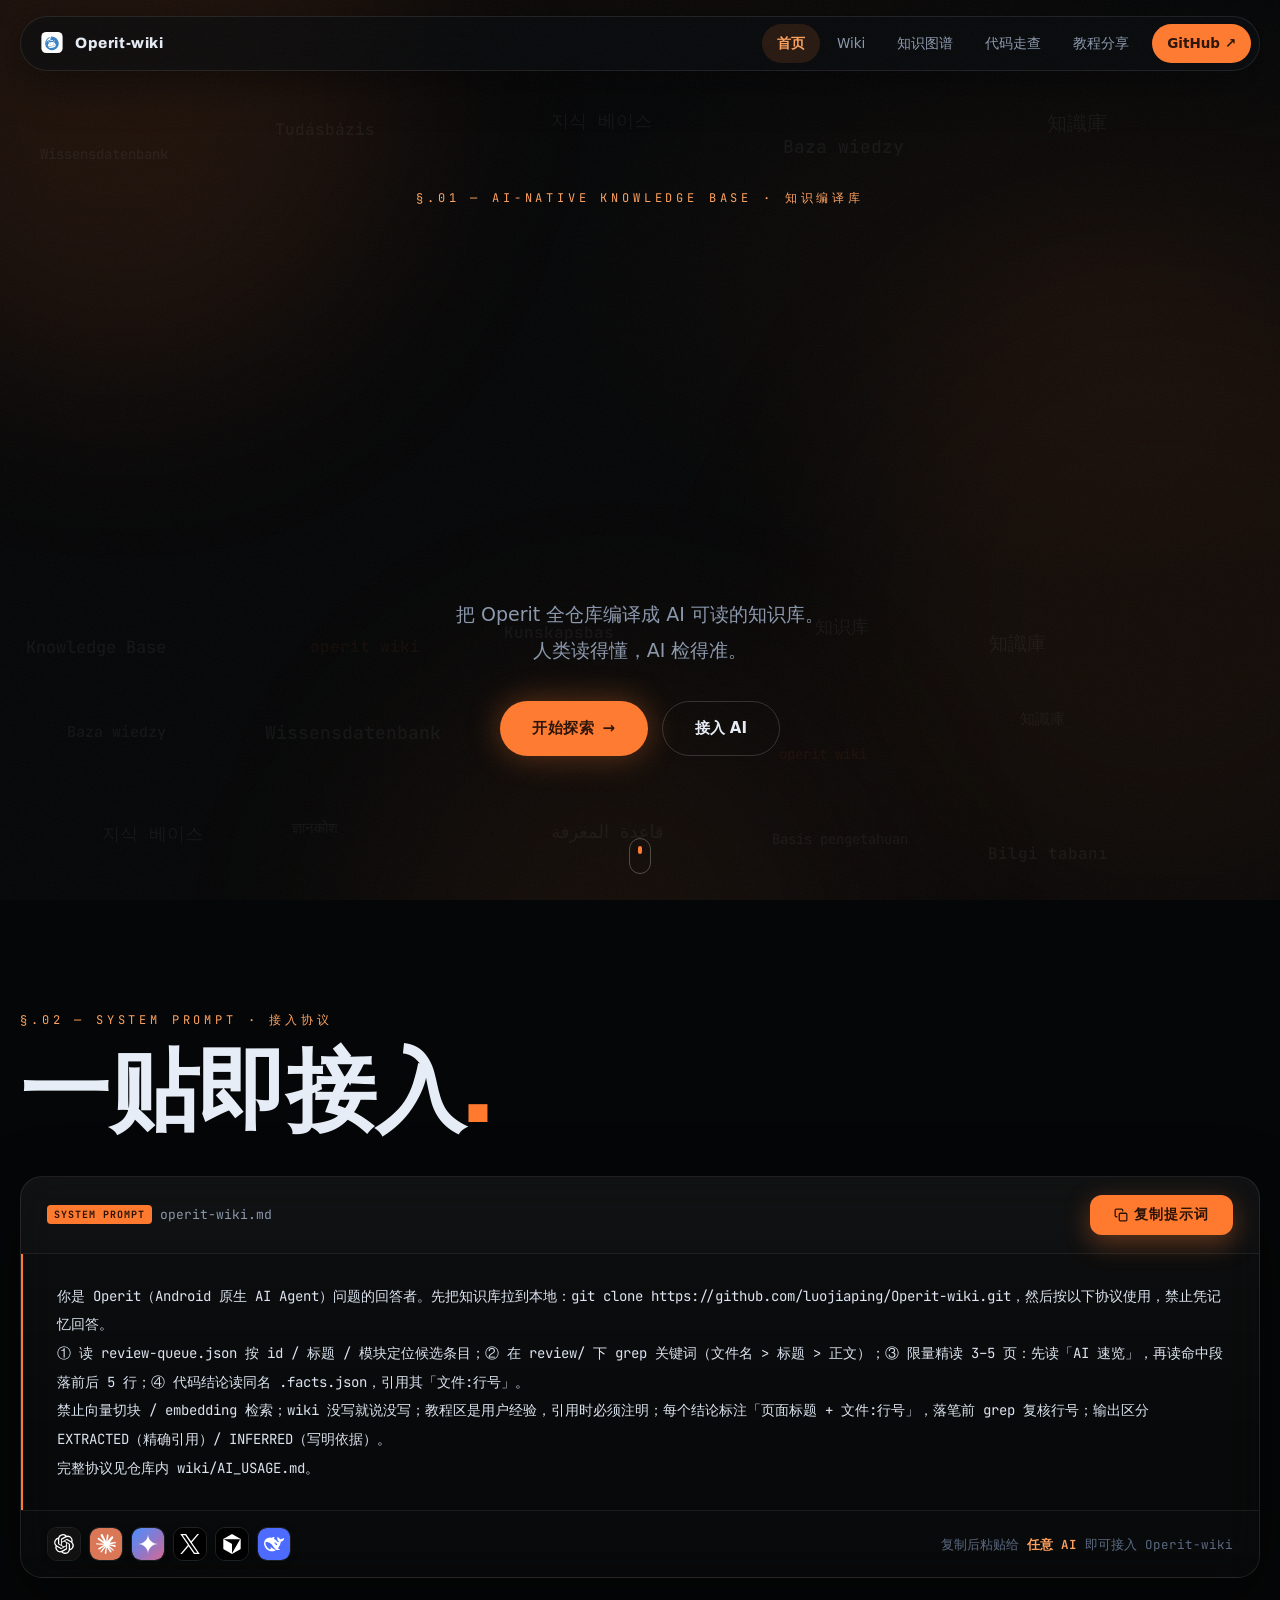
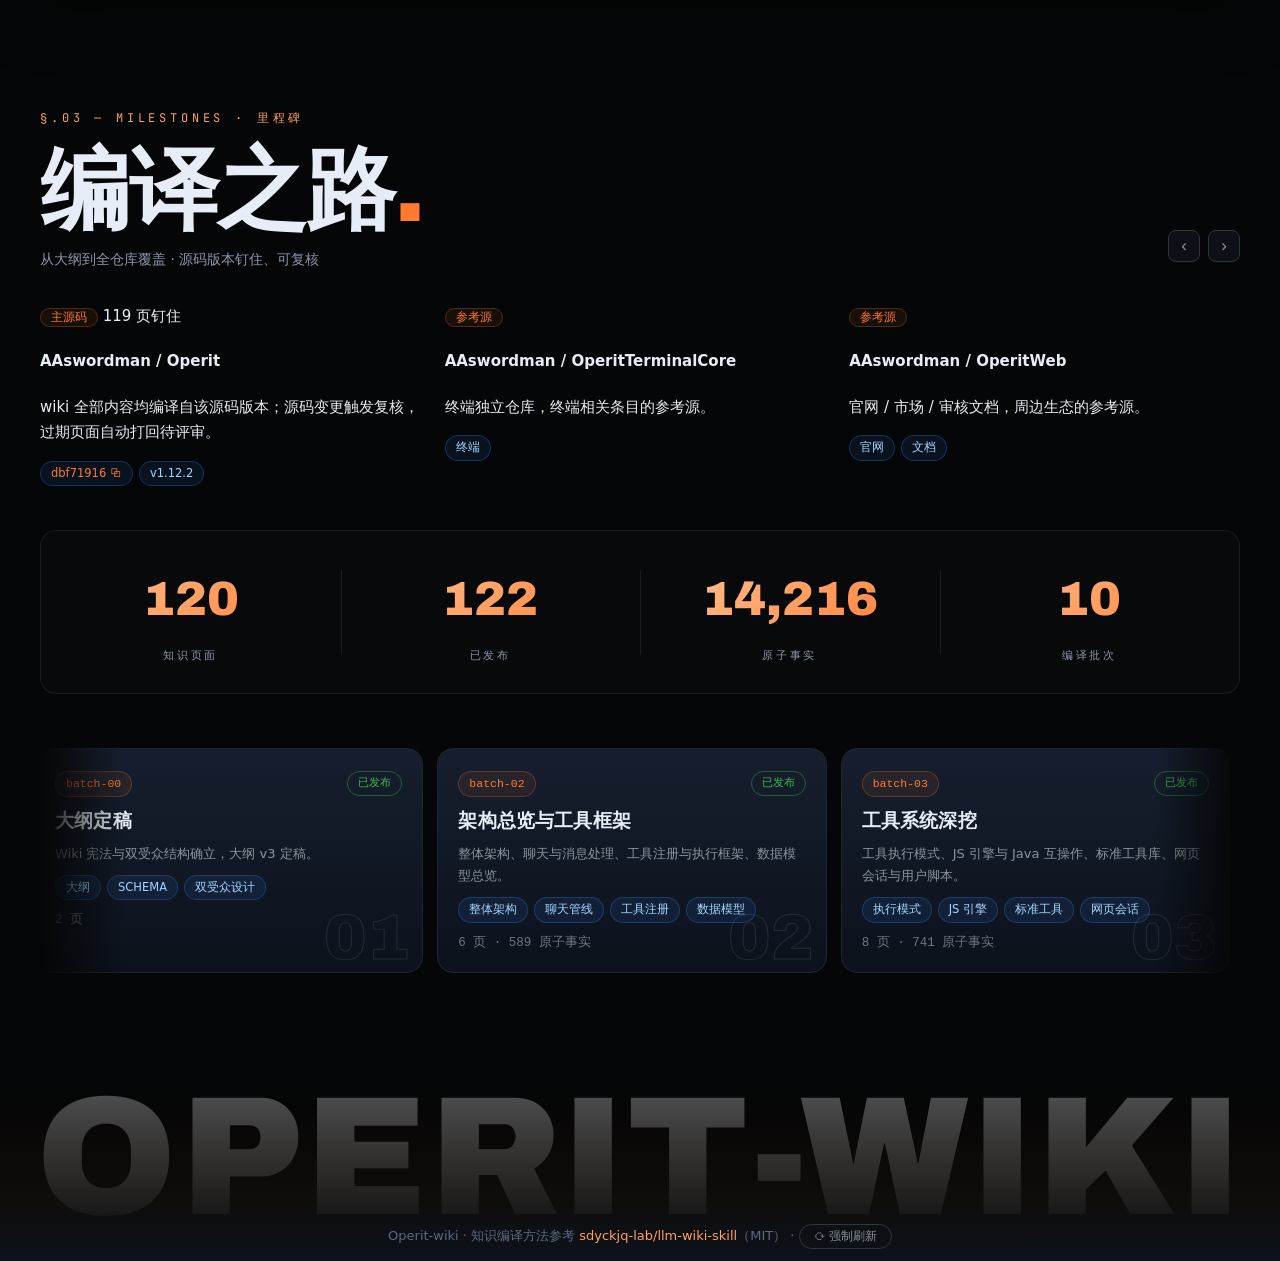
<file: index.html>
<!DOCTYPE html>
<html lang="zh-CN">
<head>
<meta charset="utf-8">
<meta name="viewport" content="width=device-width, initial-scale=1">
<title>Operit-wiki</title>
<link rel="icon" href="logo.svg" type="image/svg+xml">
<link rel="stylesheet" href="style.css?v=36003d4">
<link rel="preconnect" href="https://fonts.googleapis.com">
<link rel="preconnect" href="https://fonts.gstatic.com" crossorigin>
<link href="https://fonts.googleapis.com/css2?family=Archivo:wght@600;800;900&family=JetBrains+Mono:wght@400;600;700&display=swap" rel="stylesheet">
</head>
<body class="home">
<div class="grain" aria-hidden="true"></div>
<div class="ambient" aria-hidden="true"><i class="a1"></i><i class="a2"></i><i class="a3"></i></div>

<div class="topbar">
  <div class="inner">
    <div class="brand"><img class="logo-mark" src="logo.svg" alt="Operit"><span>Operit-wiki</span></div>
    <nav>
      <a href="index.html" class="active">首页</a>
      <a href="wiki.html">Wiki</a>
      <a href="graph.html">知识图谱</a>
      <a href="quality.html">代码走查</a>
      <a href="tutorials.html">教程分享</a>
      <a href="https://github.com/luojiaping/Operit-wiki" target="_blank">GitHub ↗</a>
    </nav>
  </div>
</div>

<section class="hero2" id="top">
  <canvas id="langLayer" aria-hidden="true"></canvas>
  <div class="kicker mono rv in">§.01 — AI-NATIVE KNOWLEDGE BASE · 知识编译库</div>
  <h1 class="vh">Operit wiki —— AI 原生知识库</h1>
  <canvas id="dotTitle" aria-hidden="true"></canvas>
  <p class="hero-sub rv">把 Operit 全仓库编译成 AI 可读的知识库。<br>人类读得懂，AI 检得准。</p>
  <div class="hero-ctas rv">
    <a class="btn-primary" href="wiki.html">开始探索 <span>→</span></a>
    <a class="btn-ghost" href="#prompt">接入 AI</a>
  </div>
  <div class="scroll-cue" aria-hidden="true"><span></span></div>
</section>

<section class="prompt-sec" id="prompt">
  <div class="wrap">
    <div class="sec-label mono rv">§.02 — SYSTEM PROMPT · 接入协议</div>
    <h2 class="sec-giant rv">一贴即接入<span class="accent">.</span></h2>
    <div class="prompt-block glass rv">
      <div class="prompt-head">
        <span class="prompt-filename"><span class="tag">SYSTEM PROMPT</span>operit-wiki.md</span>
        <button class="copy-btn" id="copyPrompt" type="button">
          <svg width="12" height="12" viewBox="0 0 24 24" fill="none" stroke="currentColor" stroke-width="2.2" stroke-linecap="round" stroke-linejoin="round" aria-hidden="true"><rect x="9" y="9" width="13" height="13" rx="2"/><path d="M5 15H4a2 2 0 0 1-2-2V4a2 2 0 0 1 2-2h9a2 2 0 0 1 2 2v1"/></svg>
          <span id="copyLabel">复制提示词</span>
        </button>
      </div>
      <pre class="prompt-body" id="promptText">你是 Operit（Android 原生 AI Agent）问题的回答者。先把知识库拉到本地：git clone https://github.com/luojiaping/Operit-wiki.git，然后按以下协议使用，禁止凭记忆回答。
① 读 review-queue.json 按 id / 标题 / 模块定位候选条目；② 在 review/ 下 grep 关键词（文件名 &gt; 标题 &gt; 正文）；③ 限量精读 3–5 页：先读「AI 速览」，再读命中段落前后 5 行；④ 代码结论读同名 .facts.json，引用其「文件:行号」。
禁止向量切块 / embedding 检索；wiki 没写就说没写；教程区是用户经验，引用时必须注明；每个结论标注「页面标题 + 文件:行号」，落笔前 grep 复核行号；输出区分 EXTRACTED（精确引用）/ INFERRED（写明依据）。
完整协议见仓库内 wiki/AI_USAGE.md。</pre>
      <div class="prompt-foot">
<div class="agent-logos" aria-label="可直接粘贴使用的 AI">
          <span class="agent" title="ChatGPT">
            <svg viewBox="0 0 24 24" role="img" aria-label="ChatGPT"><rect width="24" height="24" rx="6" fill="#111111"/><g transform="translate(4.56,4.56) scale(0.62)"><path d="M22.2819 9.8211a5.9847 5.9847 0 0 0-.5157-4.9108 6.0462 6.0462 0 0 0-6.5098-2.9A6.0651 6.0651 0 0 0 4.9807 4.1818a5.9847 5.9847 0 0 0-3.9977 2.9 6.0462 6.0462 0 0 0 .7427 7.0966 5.98 5.98 0 0 0 .511 4.9107 6.051 6.051 0 0 0 6.5146 2.9001A5.9847 5.9847 0 0 0 13.2599 24a6.0557 6.0557 0 0 0 5.7718-4.2058 5.9894 5.9894 0 0 0 3.9977-2.9001 6.0557 6.0557 0 0 0-.7475-7.0729zm-9.022 12.6081a4.4755 4.4755 0 0 1-2.8764-1.0408l.1419-.0804 4.7783-2.7582a.7948.7948 0 0 0 .3927-.6813v-6.7369l2.02 1.1686a.071.071 0 0 1 .038.052v5.5826a4.504 4.504 0 0 1-4.4945 4.4944zm-9.6607-4.1254a4.4708 4.4708 0 0 1-.5346-3.0137l.142.0852 4.783 2.7582a.7712.7712 0 0 0 .7806 0l5.8428-3.3685v2.3324a.0804.0804 0 0 1-.0332.0615L9.74 19.9502a4.4992 4.4992 0 0 1-6.1408-1.6464zM2.3408 7.8956a4.485 4.485 0 0 1 2.3655-1.9728V11.6a.7664.7664 0 0 0 .3879.6765l5.8144 3.3543-2.0201 1.1685a.0757.0757 0 0 1-.071 0l-4.8303-2.7865A4.504 4.504 0 0 1 2.3408 7.872zm16.5963 3.8558L13.1038 8.364 15.1192 7.2a.0757.0757 0 0 1 .071 0l4.8303 2.7913a4.4944 4.4944 0 0 1-.6765 8.1042v-5.6772a.79.79 0 0 0-.407-.667zm2.0107-3.0231l-.142-.0852-4.7735-2.7818a.7759.7759 0 0 0-.7854 0L9.409 9.2297V6.8974a.0662.0662 0 0 1 .0284-.0615l4.8303-2.7866a4.4992 4.4992 0 0 1 6.6802 4.66zM8.3065 12.863l-2.02-1.1638a.0804.0804 0 0 1-.038-.0567V6.0742a4.4992 4.4992 0 0 1 7.3757-3.4537l-.142.0805L8.704 5.459a.7948.7948 0 0 0-.3927.6813zm1.0976-2.3654l2.602-1.4998 2.6069 1.4998v2.9994l-2.5974 1.4997-2.6067-1.4997Z" fill="#fff"/></g></svg>
          </span>
          <span class="agent" title="Claude">
            <svg viewBox="0 0 24 24" role="img" aria-label="Claude"><rect width="24" height="24" rx="6" fill="#d97757"/><g transform="translate(4.56,4.56) scale(0.62)"><path d="m4.7144 15.9555 4.7174-2.6471.079-.2307-.079-.1275h-.2307l-.7893-.0486-2.6956-.0729-2.3375-.0971-2.2646-.1214-.5707-.1215-.5343-.7042.0546-.3522.4797-.3218.686.0608 1.5179.1032 2.2767.1578 1.6514.0972 2.4468.255h.3886l.0546-.1579-.1336-.0971-.1032-.0972L6.973 9.8356l-2.55-1.6879-1.3356-.9714-.7225-.4918-.3643-.4614-.1578-1.0078.6557-.7225.8803.0607.2246.0607.8925.686 1.9064 1.4754 2.4893 1.8336.3643.3035.1457-.1032.0182-.0728-.164-.2733-1.3539-2.4467-1.445-2.4893-.6435-1.032-.17-.6194c-.0607-.255-.1032-.4674-.1032-.7285L6.287.1335 6.6997 0l.9957.1336.419.3642.6192 1.4147 1.0018 2.2282 1.5543 3.0296.4553.8985.2429.8318.091.255h.1579v-.1457l.1275-1.706.2368-2.0947.2307-2.6957.0789-.7589.3764-.9107.7468-.4918.5828.2793.4797.686-.0668.4433-.2853 1.8517-.5586 2.9021-.3643 1.9429h.2125l.2429-.2429.9835-1.3053 1.6514-2.0643.7286-.8196.85-.9046.5464-.4311h1.0321l.759 1.1293-.34 1.1657-1.0625 1.3478-.8804 1.1414-1.2628 1.7-.7893 1.36.0729.1093.1882-.0183 2.8535-.607 1.5421-.2794 1.8396-.3157.8318.3886.091.3946-.3278.8075-1.967.4857-2.3072.4614-3.4364.8136-.0425.0304.0486.0607 1.5482.1457.6618.0364h1.621l3.0175.2247.7892.522.4736.6376-.079.4857-1.2142.6193-1.6393-.3886-3.825-.9107-1.3113-.3279h-.1822v.1093l1.0929 1.0686 2.0035 1.8092 2.5075 2.3314.1275.5768-.3218.4554-.34-.0486-2.2039-1.6575-.85-.7468-1.9246-1.621h-.1275v.17l.4432.6496 2.3436 3.5214.1214 1.0807-.17.3521-.6071.2125-.6679-.1214-1.3721-1.9246L14.38 17.959l-1.1414-1.9428-.1397.079-.674 7.2552-.3156.3703-.7286.2793-.6071-.4614-.3218-.7468.3218-1.4753.3886-1.9246.3157-1.53.2853-1.9004.17-.6314-.0121-.0425-.1397.0182-1.4328 1.9672-2.1796 2.9446-1.7243 1.8456-.4128.164-.7164-.3704.0667-.6618.4008-.5889 2.386-3.0357 1.4389-1.882.929-1.0868-.0062-.1579h-.0546l-6.3385 4.1164-1.1293.1457-.4857-.4554.0608-.7467.2307-.2429 1.9064-1.3114Z" fill="#fff"/></g></svg>
          </span>
          <span class="agent" title="Gemini">
            <svg viewBox="0 0 24 24" role="img" aria-label="Gemini"><defs><linearGradient id="ag-g2" x1="0" y1="0" x2="1" y2="1"><stop offset="0" stop-color="#4b90ff"/><stop offset=".55" stop-color="#9177c7"/><stop offset="1" stop-color="#d86a92"/></linearGradient></defs><rect width="24" height="24" rx="6" fill="url(#ag-g2)"/><g transform="translate(4.56,4.56) scale(0.62)"><path d="M11.04 19.32Q12 21.51 12 24q0-2.49.93-4.68.96-2.19 2.58-3.81t3.81-2.55Q21.51 12 24 12q-2.49 0-4.68-.93a12.3 12.3 0 0 1-3.81-2.58 12.3 12.3 0 0 1-2.58-3.81Q12 2.49 12 0q0 2.49-.96 4.68-.93 2.19-2.55 3.81a12.3 12.3 0 0 1-3.81 2.58Q2.49 12 0 12q2.49 0 4.68.96 2.19.93 3.81 2.55t2.55 3.81" fill="#fff"/></g></svg>
          </span>
          <span class="agent" title="Grok">
            <svg viewBox="0 0 24 24" role="img" aria-label="Grok"><rect width="24" height="24" rx="6" fill="#000000"/><g transform="translate(4.56,4.56) scale(0.62)"><path d="M14.234 10.162 22.977 0h-2.072l-7.591 8.824L7.251 0H.258l9.168 13.343L.258 24H2.33l8.016-9.318L16.749 24h6.993zm-2.837 3.299-.929-1.329L3.076 1.56h3.182l5.965 8.532.929 1.329 7.754 11.09h-3.182z" fill="#fff"/></g></svg>
          </span>
          <span class="agent" title="Cursor">
            <svg viewBox="0 0 24 24" role="img" aria-label="Cursor"><rect width="24" height="24" rx="6" fill="#000000"/><g transform="translate(4.56,4.56) scale(0.62)"><path d="M11.503.131 1.891 5.678a.84.84 0 0 0-.42.726v11.188c0 .3.162.575.42.724l9.609 5.55a1 1 0 0 0 .998 0l9.61-5.55a.84.84 0 0 0 .42-.724V6.404a.84.84 0 0 0-.42-.726L12.497.131a1.01 1.01 0 0 0-.996 0M2.657 6.338h18.55c.263 0 .43.287.297.515L12.23 22.918c-.062.107-.229.064-.229-.06V12.335a.59.59 0 0 0-.295-.51l-9.11-5.257c-.109-.063-.064-.23.061-.23" fill="#fff"/></g></svg>
          </span>
          <span class="agent" title="DeepSeek">
            <svg viewBox="0 0 24 24" role="img" aria-label="DeepSeek"><rect width="24" height="24" rx="6" fill="#4d6bfe"/><g transform="translate(4.56,4.56) scale(0.62)"><path d="M23.748 4.651c-.254-.124-.364.113-.512.233-.051.04-.094.09-.137.137-.372.397-.806.657-1.373.626-.829-.046-1.537.214-2.163.848-.133-.782-.575-1.248-1.247-1.548-.352-.155-.708-.311-.955-.65-.172-.24-.219-.509-.305-.774-.055-.16-.11-.323-.293-.35-.2-.031-.278.136-.356.276-.313.572-.434 1.202-.422 1.84.027 1.436.633 2.58 1.838 3.393.137.094.172.187.129.323-.082.28-.18.553-.266.833-.055.179-.137.218-.328.14a5.5 5.5 0 0 1-1.737-1.179c-.857-.828-1.631-1.743-2.597-2.46a12 12 0 0 0-.689-.47c-.985-.957.13-1.743.387-1.836.27-.098.094-.433-.778-.428-.872.003-1.67.295-2.687.685a3 3 0 0 1-.465.136 9.6 9.6 0 0 0-2.883-.101c-1.885.21-3.39 1.1-4.497 2.622C.082 8.776-.231 10.854.152 13.02c.403 2.284 1.568 4.175 3.36 5.653 1.857 1.533 3.997 2.284 6.438 2.14 1.482-.085 3.132-.284 4.994-1.86.47.234.962.328 1.78.398.629.058 1.235-.031 1.705-.129.735-.155.684-.836.418-.961-2.155-1.004-1.682-.595-2.112-.926 1.095-1.295 2.768-3.598 3.284-6.733.05-.346.115-.834.108-1.114-.004-.171.035-.238.23-.257a4.2 4.2 0 0 0 1.545-.475c1.397-.763 1.96-2.016 2.093-3.517.02-.23-.004-.467-.247-.588M11.58 18.168c-2.088-1.642-3.101-2.183-3.52-2.16-.39.024-.32.472-.234.763.09.288.207.487.371.74.114.167.192.416-.113.603-.673.416-1.842-.14-1.897-.168-1.361-.801-2.5-1.86-3.301-3.306-.775-1.393-1.225-2.888-1.299-4.482-.02-.385.094-.522.477-.592a4.7 4.7 0 0 1 1.53-.038c2.131.311 3.946 1.264 5.467 2.774.868.86 1.525 1.887 2.202 2.89.72 1.066 1.494 2.082 2.48 2.915.348.291.626.513.892.677-.802.09-2.14.109-3.055-.615zm1.001-6.44a.306.306 0 0 1 .415-.287.3.3 0 0 1 .113.074.3.3 0 0 1 .086.214c0 .17-.136.307-.308.307a.303.303 0 0 1-.306-.307m3.11 1.596c-.2.081-.4.151-.591.16a1.25 1.25 0 0 1-.798-.254c-.274-.23-.47-.358-.551-.758a1.7 1.7 0 0 1 .015-.588c.07-.327-.007-.537-.238-.727-.188-.156-.426-.199-.689-.199a.6.6 0 0 1-.254-.078.253.253 0 0 1-.114-.358 1 1 0 0 1 .192-.21c.356-.202.767-.136 1.146.016.352.144.618.408 1.001.782.392.451.462.576.685.915.176.264.336.536.446.848.066.194-.02.353-.25.45" fill="#fff"/></g></svg>
          </span>
        </div>
        <span class="prompt-hint">复制后粘贴给 <b>任意 AI</b> 即可接入 Operit-wiki</span>
      </div>
    </div>
  </div>
</section>

<section class="milestones" id="milestones">
  <div class="wrap">
    <div class="ms-top">
      <div>
        <div class="sec-label mono rv">§.03 — MILESTONES · 里程碑</div>
        <h2 class="sec-giant rv">编译之路<span class="accent">.</span></h2>
        <p class="sec-sub rv">从大纲到全仓库覆盖 · 源码版本钉住、可复核</p>
      </div>
      <div class="tl-nav rv">
        <button id="tlPrev" type="button" aria-label="向左滚动">‹</button>
        <button id="tlNext" type="button" aria-label="向右滚动">›</button>
      </div>
    </div>

    <div class="repo-grid">
      <div class="tl-item rv" data-ghost="01">
        <div class="tl-badges">
          <span class="tl-batch">主源码</span>
          <span class="tl-status pub">119 页钉住</span>
        </div>
        <h4>AAswordman / Operit</h4>
        <p>wiki 全部内容均编译自该源码版本；源码变更触发复核，过期页面自动打回待评审。</p>
        <div class="tl-tags">
          <span><button class="hash-btn" data-copy="dbf71916fae9750cfdc9f9a774f5a0fee56633fb" title="点击复制完整 hash">dbf71916 ⧉</button></span>
          <span>v1.12.2</span>
        </div>
      </div>
      <div class="tl-item rv" data-ghost="02">
        <div class="tl-badges">
          <span class="tl-batch">参考源</span>
        </div>
        <h4>AAswordman / OperitTerminalCore</h4>
        <p>终端独立仓库，终端相关条目的参考源。</p>
        <div class="tl-tags"><span>终端</span></div>
      </div>
      <div class="tl-item rv" data-ghost="03">
        <div class="tl-badges">
          <span class="tl-batch">参考源</span>
        </div>
        <h4>AAswordman / OperitWeb</h4>
        <p>官网 / 市场 / 审核文档，周边生态的参考源。</p>
        <div class="tl-tags"><span>官网</span><span>文档</span></div>
      </div>
    </div>

    <div class="ms-stats rv">
      <div class="ms-stat"><b data-count="123">0</b><span>知识页面</span></div>
      <div class="ms-stat"><b data-count="125">0</b><span>已发布</span></div>
      <div class="ms-stat"><b data-count="14556" data-comma="1">0</b><span>原子事实</span></div>
      <div class="ms-stat"><b data-count="10">0</b><span>编译批次</span></div>
    </div>

    <div class="timeline rv">
<div class="tl-track">
      <div class="tl-item">
        <div class="tl-dot ok"></div>
        <div class="tl-card">
          <div class="tl-top"><span class="tl-batch">batch-00</span><span class="tl-state ok">已发布</span></div>
          <h3>大纲定稿</h3>
          <p>Wiki 宪法与双受众结构确立，大纲 v3 定稿。</p>
          <div class="tl-tags"><span>大纲</span><span>SCHEMA</span><span>双受众设计</span></div>
          <div class="tl-meta">2 页</div>
        </div>
      </div>
      <div class="tl-item">
        <div class="tl-dot ok"></div>
        <div class="tl-card">
          <div class="tl-top"><span class="tl-batch">batch-02</span><span class="tl-state ok">已发布</span></div>
          <h3>架构总览与工具框架</h3>
          <p>整体架构、聊天与消息处理、工具注册与执行框架、数据模型总览。</p>
          <div class="tl-tags"><span>整体架构</span><span>聊天管线</span><span>工具注册</span><span>数据模型</span></div>
          <div class="tl-meta">6 页 · 589 原子事实</div>
        </div>
      </div>
      <div class="tl-item">
        <div class="tl-dot ok"></div>
        <div class="tl-card">
          <div class="tl-top"><span class="tl-batch">batch-03</span><span class="tl-state ok">已发布</span></div>
          <h3>工具系统深挖</h3>
          <p>工具执行模式、JS 引擎与 Java 互操作、标准工具库、网页会话与用户脚本。</p>
          <div class="tl-tags"><span>执行模式</span><span>JS 引擎</span><span>标准工具</span><span>网页会话</span></div>
          <div class="tl-meta">8 页 · 741 原子事实</div>
        </div>
      </div>
      <div class="tl-item">
        <div class="tl-dot ok"></div>
        <div class="tl-card">
          <div class="tl-top"><span class="tl-batch">batch-04</span><span class="tl-state ok">已发布</span></div>
          <h3>AI 供应商矩阵</h3>
          <p>26 家云端 / 端侧供应商全覆盖，外加语音识别与合成、数据层与聊天运行时。</p>
          <div class="tl-tags"><span>26 家供应商</span><span>语音</span><span>数据层</span><span>对话增强</span></div>
          <div class="tl-meta">39 页 · 3,137 原子事实</div>
        </div>
      </div>
      <div class="tl-item">
        <div class="tl-dot ok"></div>
        <div class="tl-card">
          <div class="tl-top"><span class="tl-batch">batch-05</span><span class="tl-state ok">已发布</span></div>
          <h3>应用核心</h3>
          <p>应用生命周期、虚拟形象、系统提示词、MCP 桥接、备份恢复、偏好配置。</p>
          <div class="tl-tags"><span>生命周期</span><span>MCP</span><span>备份</span><span>偏好配置</span></div>
          <div class="tl-meta">16 页 · 2,747 原子事实</div>
        </div>
      </div>
      <div class="tl-item">
        <div class="tl-dot ok"></div>
        <div class="tl-card">
          <div class="tl-top"><span class="tl-batch">batch-06</span><span class="tl-state ok">已发布</span></div>
          <h3>集成与界面</h3>
          <p>外部聊天入口、WebChat 服务、插件机制、聊天界面组件与文本渲染。</p>
          <div class="tl-tags"><span>外部集成</span><span>插件机制</span><span>聊天 UI</span><span>本地检索</span></div>
          <div class="tl-meta">16 页 · 2,071 原子事实</div>
        </div>
      </div>
      <div class="tl-item">
        <div class="tl-dot ok"></div>
        <div class="tl-card">
          <div class="tl-top"><span class="tl-batch">batch-07</span><span class="tl-state ok">已发布</span></div>
          <h3>设置界面</h3>
          <p>内置代码编辑器、聊天列表懒加载、工作区，以及模型 / 主题 / 聊天三套设置界面。</p>
          <div class="tl-tags"><span>设置</span><span>代码编辑器</span><span>工作区</span></div>
          <div class="tl-meta">7 页 · 1,134 原子事实</div>
        </div>
      </div>
      <div class="tl-item">
        <div class="tl-dot ok"></div>
        <div class="tl-card">
          <div class="tl-top"><span class="tl-batch">batch-08</span><span class="tl-state ok">已发布</span></div>
          <h3>通用 UI 与工具箱</h3>
          <p>主界面骨架、Markdown 渲染、扩展市场与管理、系统工具箱界面。</p>
          <div class="tl-tags"><span>主界面</span><span>扩展市场</span><span>工具箱</span><span>DSL 渲染</span></div>
          <div class="tl-meta">10 页 · 1,602 原子事实</div>
        </div>
      </div>
      <div class="tl-item">
        <div class="tl-dot ok"></div>
        <div class="tl-card">
          <div class="tl-top"><span class="tl-batch">batch-09</span><span class="tl-state ok">已发布</span></div>
          <h3>附录与插件开发</h3>
          <p>插件能力目录与开发指南（Top50 实证）、单元测试附录、悬浮窗 / 记忆 / 工作流等界面。</p>
          <div class="tl-tags"><span>插件开发指南</span><span>单元测试</span><span>悬浮窗</span><span>工作流</span></div>
          <div class="tl-meta">17 页 · 2,351 原子事实</div>
        </div>
      </div>
      <div class="tl-item">
        <div class="tl-dot ok"></div>
        <div class="tl-card">
          <div class="tl-top"><span class="tl-batch">batch-10</span><span class="tl-state ok">已发布</span></div>
          <h3>扫尾</h3>
          <p>未覆盖 kt 文件扫尾：原生绑定、模板与示例。</p>
          <div class="tl-tags"><span>扫尾</span><span>原生绑定</span></div>
          <div class="tl-meta">1 页 · 138 原子事实</div>
        </div>
      </div>
      </div>
    </div>
  </div>
</section>

<footer class="cine">
  <div class="cine-word" aria-hidden="true">OPERIT-WIKI</div>
  <div class="credit">Operit-wiki · 知识编译方法参考 <a href="https://github.com/sdyckjq-lab/llm-wiki-skill" target="_blank">sdyckjq-lab/llm-wiki-skill</a>（MIT） · <button class="refresh-btn" id="forceRefresh" type="button" title="清除本地缓存并加载最新版本">⟳ 强制刷新</button></div>
</footer>

<script>
/* ---- 点阵艺术字 ---- */
/* ---- 点阵艺术字 v2：笔画补偿 / 分界渐变 / 光点质感 / 入场聚合 / 移动端自适应 ---- */
(function () {
  var canvas = document.getElementById('dotTitle');
  if (!canvas) return;
  var ctx = canvas.getContext('2d');
  var dots = [], W = 0, H = 0, dpr = 1, running = false, raf = 0, t0 = 0;
  var mouse = { x: -9999, y: -9999 };
  var INK = [191, 242, 255], CINNABAR = [255, 122, 47];
  var WORD_A = 'Operit', WORD_B = 'wiki', GAP = 4;
  var ENTR_DUR = 850, STAGGER = 550;
  var reduced = window.matchMedia && window.matchMedia('(prefers-reduced-motion: reduce)').matches;

  /* 径向渐变光点 sprite：5 档（纯白→3 档混合→纯橙），drawImage 比逐点 arc 快且有光泽 */
  function mix(a, b, t) {
    return [Math.round(a[0] + (b[0] - a[0]) * t), Math.round(a[1] + (b[1] - a[1]) * t), Math.round(a[2] + (b[2] - a[2]) * t)];
  }
  function makeSprite(rgb) {
    var s = 48, c = document.createElement('canvas');
    c.width = c.height = s;
    var g = c.getContext('2d');
    var grad = g.createRadialGradient(s / 2, s / 2, 0, s / 2, s / 2, s / 2);
    var k = rgb.join(',');
    grad.addColorStop(0, 'rgba(' + k + ',1)');
    grad.addColorStop(0.35, 'rgba(' + k + ',0.95)');
    grad.addColorStop(0.7, 'rgba(' + k + ',0.45)');
    grad.addColorStop(1, 'rgba(' + k + ',0)');
    g.fillStyle = grad;
    g.fillRect(0, 0, s, s);
    return c;
  }
  var sprites = [];
  for (var si = 0; si <= 4; si++) sprites.push(makeSprite(mix(INK, CINNABAR, si / 4)));

  function build() {
    var mobile = window.innerWidth <= 640;
    GAP = mobile ? 5 : 4;
    dpr = Math.min(window.devicePixelRatio || 1, mobile ? 1.5 : 2);
    var r = canvas.getBoundingClientRect();
    W = Math.max(50, r.width); H = Math.max(50, r.height);
    canvas.width = W * dpr; canvas.height = H * dpr;
    ctx.setTransform(dpr, 0, 0, dpr, 0, 0);
    var off = document.createElement('canvas');
    var fs = 100, octx = off.getContext('2d');
    octx.font = '900 ' + fs + 'px system-ui, "PingFang SC", "Hiragino Sans GB", "Microsoft YaHei", sans-serif';
    var wFull = octx.measureText(WORD_A + ' ' + WORD_B).width;
    fs = Math.floor(fs * Math.min((W * 0.96) / wFull, (H * 0.92) / (fs * 1.05)));
    off.width = Math.ceil(wFull * fs / 100) + 20; off.height = Math.ceil(fs * 1.3) + 20;
    octx = off.getContext('2d');
    octx.font = '900 ' + fs + 'px system-ui, "PingFang SC", "Hiragino Sans GB", "Microsoft YaHei", sans-serif';
    octx.textBaseline = 'middle';
    octx.fillStyle = '#000';
    octx.fillText(WORD_A + ' ' + WORD_B, 10, off.height / 2);
    var splitX = 10 + octx.measureText(WORD_A + ' ').width;
    var data = octx.getImageData(0, 0, off.width, off.height).data;
    dots = [];
    var ox = (W - off.width) / 2, oy = (H - off.height) / 2;
    var bw = GAP * 3; /* 分界渐变半宽：3 列点白→橙过渡，不再一刀切 */
    for (var y = GAP / 2; y < off.height; y += GAP) {
      for (var x = GAP / 2; x < off.width; x += GAP) {
        var a = data[((y | 0) * off.width + (x | 0)) * 4 + 3];
        if (a > 60) { /* 阈值 110→60：细笔画不断线 */
          var k = a / 255;
          var dx = ox + x, dy = oy + y, qi;
          if (x < splitX - bw) qi = 0;
          else if (x > splitX + bw) qi = 4;
          else qi = Math.round(((x - (splitX - bw)) / (bw * 2)) * 4);
          dots.push({
            x: dx, y: dy,
            sy: dy + 110 + Math.random() * 70,
            delay: (dx / W) * STAGGER,
            r: GAP * 0.44 * (0.72 + 0.28 * k), /* 半径下限提高：细笔画不再缩成针尖 */
            a: 0.55 + 0.45 * k,
            sp: sprites[qi],
            ph: Math.random() * 6.28
          });
        }
      }
    }
    t0 = 0; /* 重建后入场重播 */
  }

  function drawDot(d, px, py, pr, alpha) {
    ctx.globalAlpha = alpha > 1 ? 1 : alpha;
    var s = pr * 2;
    ctx.drawImage(d.sp, px - pr, py - pr, s, s);
  }

  function frame(t) {
    if (!t0) t0 = t;
    ctx.clearRect(0, 0, W, H);
    var time = t * 0.0012;
    var elapsed = t - t0;
    var allIn = elapsed > STAGGER + ENTR_DUR;
    for (var i = 0; i < dots.length; i++) {
      var d = dots[i];
      var px = d.x, py = d.y, alpha = d.a;
      if (!allIn) {
        var et = (elapsed - d.delay) / ENTR_DUR;
        if (et <= 0) continue;
        if (et < 1) {
          var e = 1 - Math.pow(1 - et, 3);
          py = d.sy + (d.y - d.sy) * e;
          alpha = d.a * e;
        }
      }
      var wave = Math.sin(d.x * 0.02 + time * 2 + d.ph) * 1.6;
      var mdx = d.x - mouse.x, mdy = (d.y + wave) - mouse.y;
      var dist = Math.sqrt(mdx * mdx + mdy * mdy);
      var ox2 = 0, oy2 = 0, boost = 0;
      if (dist < 150 && dist > 0.1) {
        var heat = 1 - dist / 150;
        if (dist < 110) { /* 排斥保留 */
          var push = (110 - dist) / 110 * 12;
          ox2 = mdx / dist * push; oy2 = mdy / dist * push;
        }
        boost = heat; /* 新增：聚光灯点亮 */
      }
      var pr = d.r * (1 + boost * 0.45) * (1 + 0.08 * Math.sin(time * 2 + d.ph));
      drawDot(d, px + ox2, py + wave + oy2, pr, alpha * (1 + boost * 0.7));
    }
    ctx.globalAlpha = 1;
    if (running) raf = requestAnimationFrame(frame);
  }

  function renderStatic() { /* prefers-reduced-motion：只渲染一帧静态字 */
    ctx.clearRect(0, 0, W, H);
    for (var i = 0; i < dots.length; i++) {
      var d = dots[i];
      drawDot(d, d.x, d.y, d.r, d.a);
    }
    ctx.globalAlpha = 1;
  }

  function start() { if (!running && dots.length && !reduced) { running = true; raf = requestAnimationFrame(frame); } }
  function stop() { running = false; cancelAnimationFrame(raf); }

  if (!reduced) {
    canvas.addEventListener('mousemove', function (e) {
      var r = canvas.getBoundingClientRect(); mouse.x = e.clientX - r.left; mouse.y = e.clientY - r.top;
    });
    canvas.addEventListener('mouseleave', function () { mouse.x = -9999; mouse.y = -9999; });
  }

  var hero = canvas.closest('.hero2');
  if ('IntersectionObserver' in window && hero) {
    new IntersectionObserver(function (es) { es[0].isIntersecting ? start() : stop(); }).observe(hero);
  }
  document.addEventListener('visibilitychange', function () { document.hidden ? stop() : start(); });

  var rt; window.addEventListener('resize', function () { clearTimeout(rt); rt = setTimeout(function () { build(); reduced ? renderStatic() : start(); }, 200); });

  function init() { build(); reduced ? renderStatic() : start(); }
  if (document.fonts && document.fonts.ready) { document.fonts.ready.then(init); }
  init();
})();


/* ---- Hero 第二层：多语言"知识库"底纹，鼠标聚光灯揭示 ---- */
(function () {
  var hero = document.querySelector('.hero2');
  var canvas = document.getElementById('langLayer');
  if (!hero || !canvas) return;
  var lctx = canvas.getContext('2d');
  var WORDS = [
    'Knowledge Base', '知识库', '知識庫', '知識ベース', '지식 베이스',
    'Base de conocimientos', 'Base de connaissances', 'Wissensdatenbank',
    'Base de conhecimento', 'Base di conoscenza', 'Kennisbank', 'Bilgi tabanı',
    'Baza wiedzy', 'Kunskapsbas', 'Kunnskapsbase', 'Vidensbase', 'Tietämyskanta',
    'Znalostní báze', 'Bază de cunoștințe', 'Tudásbázis', 'Msingi wa maarifa',
    'Basis pengetahuan', 'Pangkalan pengetahuan', 'Cơ sở tri thức',
    'База знаний', 'База знань', 'Βάση γνώσεων', 'قاعدة المعرفة', 'پایگاه دانش',
    'בסיס ידע', 'ज्ञानकोश', 'জ্ঞানভাণ্ডার', 'ฐานความรู้', 'அறிவுத் தளம்'
  ];
  var BRAND = 'operit wiki';
  var R = 200;
  var langOff = null, spotWork = null, spotCtx = null, spotMask = null;
  var lW = 0, lH = 0;
  var tx = -9999, ty = -9999, sx = -9999, sy = -9999;
  var spotA = 0, spotTarget = 0, inside = false;
  var isTouch = ('ontouchstart' in window) || (navigator.maxTouchPoints > 0);
  var running = false, raf = 0;

  function build() {
    var r = hero.getBoundingClientRect();
    lW = Math.max(50, Math.round(r.width)); lH = Math.max(50, Math.round(r.height));
    canvas.width = lW; canvas.height = lH;
    langOff = document.createElement('canvas');
    langOff.width = lW; langOff.height = lH;
    spotWork = document.createElement('canvas');
    spotWork.width = lW; spotWork.height = lH;
    spotCtx = spotWork.getContext('2d');
    spotMask = document.createElement('canvas');
    spotMask.width = spotMask.height = R * 2;
    var m = spotMask.getContext('2d');
    var g = m.createRadialGradient(R, R, 0, R, R, R);
    g.addColorStop(0, 'rgba(255,255,255,1)');
    g.addColorStop(0.55, 'rgba(255,255,255,.5)');
    g.addColorStop(1, 'rgba(255,255,255,0)');
    m.fillStyle = g; m.fillRect(0, 0, R * 2, R * 2);

    var c = langOff.getContext('2d');
    var dot = document.getElementById('dotTitle');
    var tr = dot.getBoundingClientRect();
    var x0 = tr.left - r.left - 40, x1 = tr.right - r.left + 40;
    var y0 = tr.top - r.top - 40, y1 = tr.bottom - r.top + 40;
    var cellW = 235, cellH = 100, n = 0;
    c.textAlign = 'center'; c.textBaseline = 'middle';
    for (var y = cellH * 0.5; y < lH; y += cellH) {
      for (var x = cellW * 0.5; x < lW; x += cellW) {
        var jx = x + (Math.random() - 0.5) * 80;
        var jy = y + (Math.random() - 0.5) * 48;
        if (jx > x0 && jx < x1 && jy > y0 && jy < y1) continue;
        var isBrand = (n % 7 === 6);
        var w = isBrand ? BRAND : WORDS[(Math.random() * WORDS.length) | 0];
        var fs = Math.round(13 + Math.random() * 7);
        c.font = '500 ' + fs + 'px "JetBrains Mono", system-ui, "PingFang SC", "Hiragino Sans GB", "Microsoft YaHei", sans-serif';
        c.fillStyle = isBrand ? '#ff7a2f' : '#dfe7f2';
        c.fillText(w, jx, jy);
        n++;
      }
    }
    sx = tx = lW / 2; sy = ty = lH / 2;
  }

  function frame(t) {
    lctx.clearRect(0, 0, lW, lH);
    lctx.globalAlpha = 0.06;
    lctx.drawImage(langOff, 0, 0);
    if (isTouch) {
      var tt = t * 0.00016;
      tx = lW * (0.5 + 0.36 * Math.cos(tt * 1.7));
      ty = lH * (0.5 + 0.34 * Math.sin(tt * 2.3));
      spotTarget = 0.85;
    }
    sx += (tx - sx) * 0.1; sy += (ty - sy) * 0.1;
    spotA += (spotTarget - spotA) * 0.08;
    if (spotA > 0.02 && sx > -50) {
      spotCtx.clearRect(0, 0, lW, lH);
      spotCtx.globalCompositeOperation = 'source-over';
      spotCtx.drawImage(langOff, 0, 0);
      spotCtx.globalCompositeOperation = 'destination-in';
      spotCtx.drawImage(spotMask, sx - R, sy - R);
      spotCtx.globalCompositeOperation = 'source-over';
      lctx.globalAlpha = Math.min(1, 0.62 * spotA);
      lctx.drawImage(spotWork, 0, 0);
    }
    lctx.globalAlpha = 1;
    if (running) raf = requestAnimationFrame(frame);
  }

  function start() { if (!running) { running = true; raf = requestAnimationFrame(frame); } }
  function stop() { running = false; cancelAnimationFrame(raf); }

  hero.addEventListener('mousemove', function (e) {
    if (isTouch) return;
    var r = hero.getBoundingClientRect();
    tx = e.clientX - r.left; ty = e.clientY - r.top;
    if (!inside) { inside = true; sx = tx; sy = ty; }
    spotTarget = 1;
  });
  hero.addEventListener('mouseleave', function () { inside = false; spotTarget = 0; });

  if ('IntersectionObserver' in window) {
    new IntersectionObserver(function (es) { es[0].isIntersecting ? start() : stop(); }).observe(hero);
  }
  document.addEventListener('visibilitychange', function () { document.hidden ? stop() : start(); });
  var rt;
  window.addEventListener('resize', function () { clearTimeout(rt); rt = setTimeout(build, 250); });
  if (document.fonts && document.fonts.ready) { document.fonts.ready.then(build); }

  build(); start();
})();

/* ---- 滚动显现 ---- */
(function () {
  var els = document.querySelectorAll('.rv');
  if (!('IntersectionObserver' in window)) { els.forEach(function (e) { e.classList.add('in'); }); return; }
  var io = new IntersectionObserver(function (es) {
    es.forEach(function (e) { if (e.isIntersecting) { e.target.classList.add('in'); io.unobserve(e.target); } });
  }, { threshold: 0.12 });
  els.forEach(function (e) { io.observe(e); });
})();

/* ---- 数字递增 ---- */
(function () {
  var els = document.querySelectorAll('[data-count]');
  if (!els.length) return;
  function fmt(el, v) {
    var s = String(Math.round(v));
    if (el.getAttribute('data-comma')) s = s.replace(/\B(?=(\d{3})+(?!\d))/g, ',');
    el.textContent = s;
  }
  var io = new IntersectionObserver(function (es) {
    es.forEach(function (e) {
      if (!e.isIntersecting) return;
      io.unobserve(e.target);
      var el = e.target, target = parseFloat(el.getAttribute('data-count')), t0 = null;
      function tick(t) {
        if (!t0) t0 = t;
        var p = Math.min(1, (t - t0) / 1400), ease = 1 - Math.pow(1 - p, 3);
        fmt(el, target * ease);
        if (p < 1) requestAnimationFrame(tick);
      }
      requestAnimationFrame(tick);
    });
  }, { threshold: 0.4 });
  els.forEach(function (e) { io.observe(e); });
})();

/* ---- 点击复制 commit hash ---- */
document.querySelectorAll('[data-copy]').forEach(function (el) {
  el.addEventListener('click', function () {
    var t = el.getAttribute('data-copy');
    function done() {
      var old = el.textContent;
      el.textContent = '已复制';
      setTimeout(function () { el.textContent = old; }, 1200);
    }
    if (navigator.clipboard && navigator.clipboard.writeText) {
      navigator.clipboard.writeText(t).then(done, done);
    } else {
      var ta = document.createElement('textarea');
      ta.value = t; document.body.appendChild(ta); ta.select();
      try { document.execCommand('copy'); } catch (e) {}
      document.body.removeChild(ta); done();
    }
  });
});

/* ---- 里程碑：连续无缝自动播放（无等待、无滚动条） ---- */
(function () {
  var viewport = document.querySelector('.timeline');
  if (!viewport) return;
  var track = viewport.querySelector('.tl-track');
  if (!track) return;
  track.innerHTML += track.innerHTML; /* 克隆一份，无缝循环 */
  var GAP = 14, SPEED = 60, x = 0, last = 0, paused = false, raf = 0, running = false;
  var isTouch = ('ontouchstart' in window) || (navigator.maxTouchPoints > 0);

  function perView() { return window.innerWidth <= 640 ? 1 : 3; }
  function halfWidth() {
    var n = track.children.length / 2;
    var w = (viewport.clientWidth - GAP * (perView() - 1)) / perView();
    return n * (w + GAP);
  }
  function frame(t) {
    if (!last) last = t;
    var dt = (t - last) / 1000;
    last = t;
    if (!paused) {
      x -= SPEED * dt;
      var h = halfWidth();
      if (h > 0 && -x >= h) x += h;
      track.style.transform = 'translateX(' + x + 'px)';
    }
    if (running) raf = requestAnimationFrame(frame);
  }
  function start() { if (!running) { running = true; last = 0; raf = requestAnimationFrame(frame); } }
  function stop() { running = false; cancelAnimationFrame(raf); }
  function nudge(d) {
    var w = (viewport.clientWidth - GAP * (perView() - 1)) / perView();
    x -= d * (w + GAP);
    var h = halfWidth();
    while (x > 0) x -= h;
    while (-x >= h) x += h;
    track.style.transform = 'translateX(' + x + 'px)';
  }
  var prev = document.getElementById('tlPrev'), next = document.getElementById('tlNext');
  if (prev) prev.addEventListener('click', function () { nudge(-1); });
  if (next) next.addEventListener('click', function () { nudge(1); });
  if (!isTouch) {
    viewport.addEventListener('pointerenter', function () { paused = true; });
    viewport.addEventListener('pointerleave', function () { paused = false; });
  }
  if ('IntersectionObserver' in window) {
    new IntersectionObserver(function (es) {
      if (es[0].isIntersecting) start(); else stop();
    }, { threshold: 0.05 }).observe(viewport);
  }
  start();
})();

/* ---- 强制刷新 ---- */
(function () {
  var btn = document.getElementById('forceRefresh');
  if (!btn) return;
  btn.addEventListener('click', function () {
    btn.textContent = '刷新中…';
    btn.disabled = true;
    var go = function () {
      var u = location.href.split('#')[0].split('?')[0];
      location.href = u + '?v=' + Date.now();
    };
    if ('caches' in window) {
      caches.keys().then(function (ks) {
        return Promise.all(ks.map(function (k) { return caches.delete(k); }));
      }).then(go, go);
    } else { go(); }
  });
})();
</script>
</body>
</html>
</file>
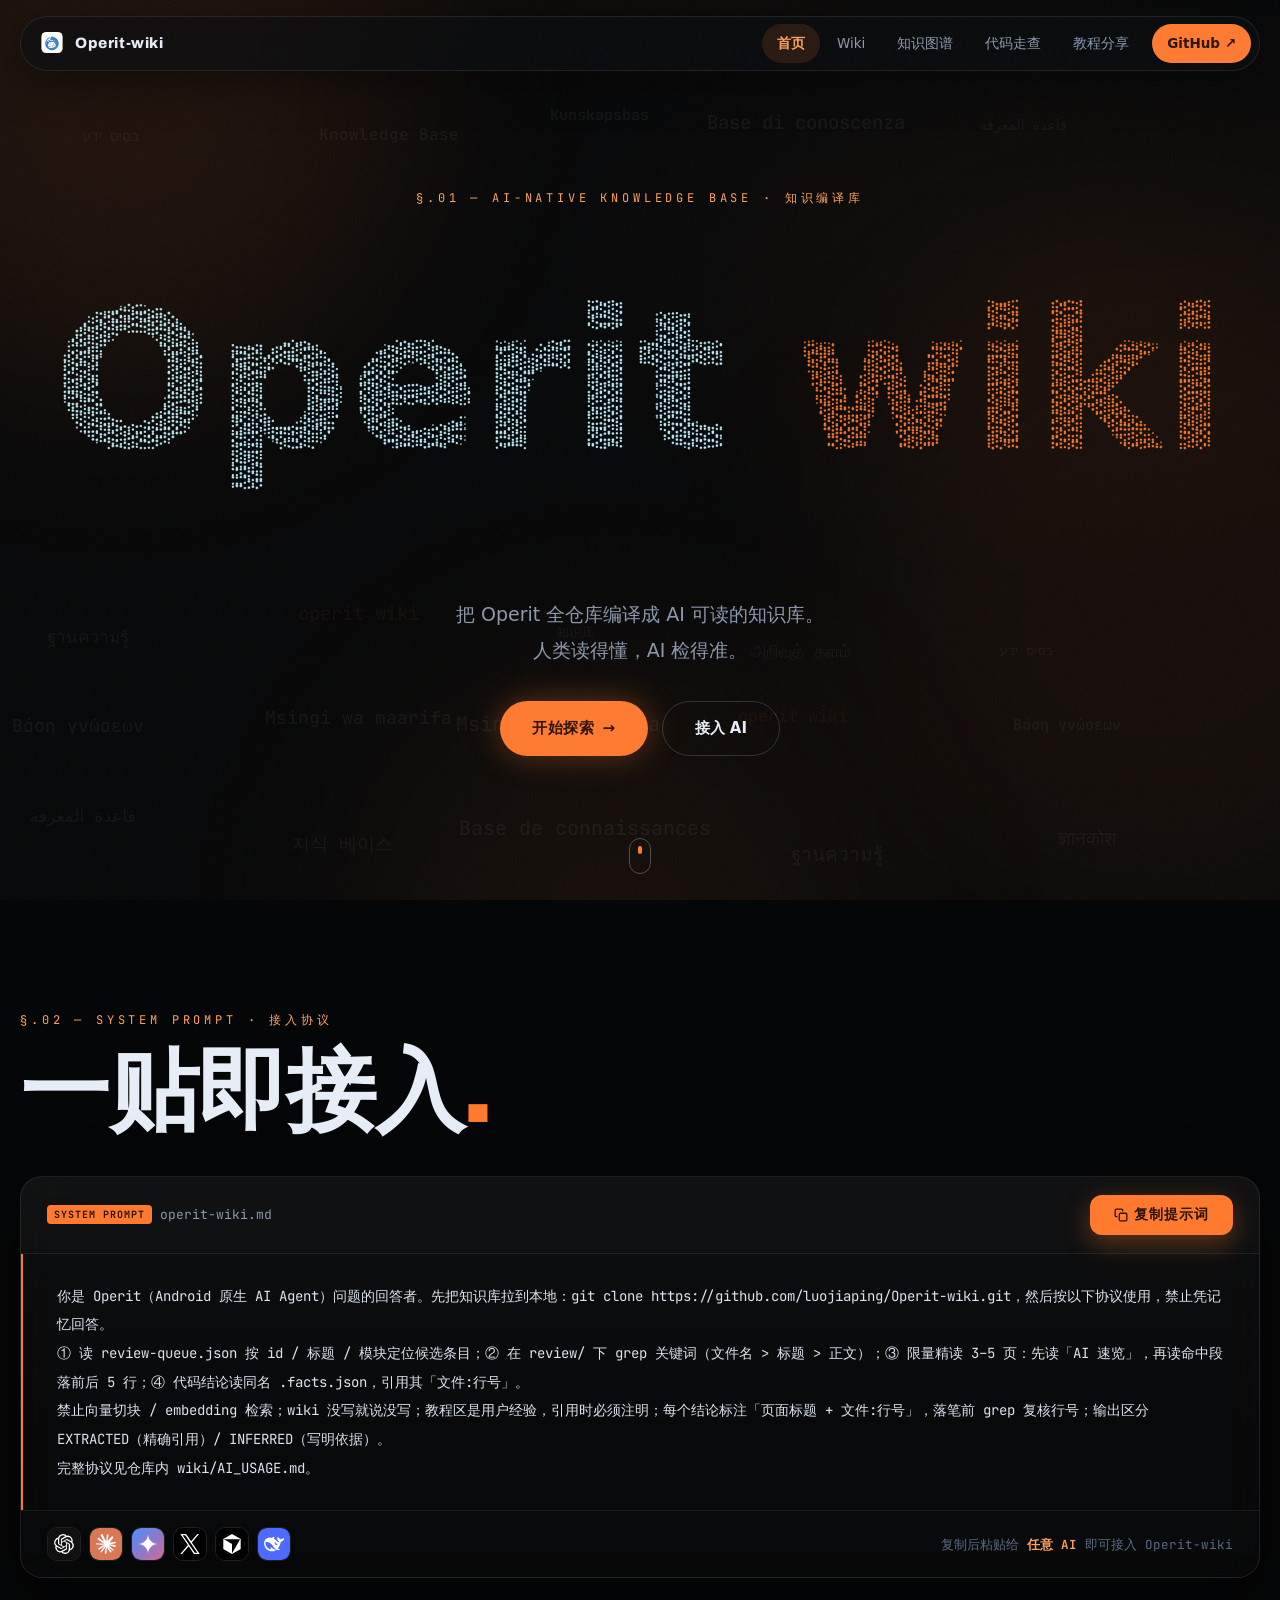
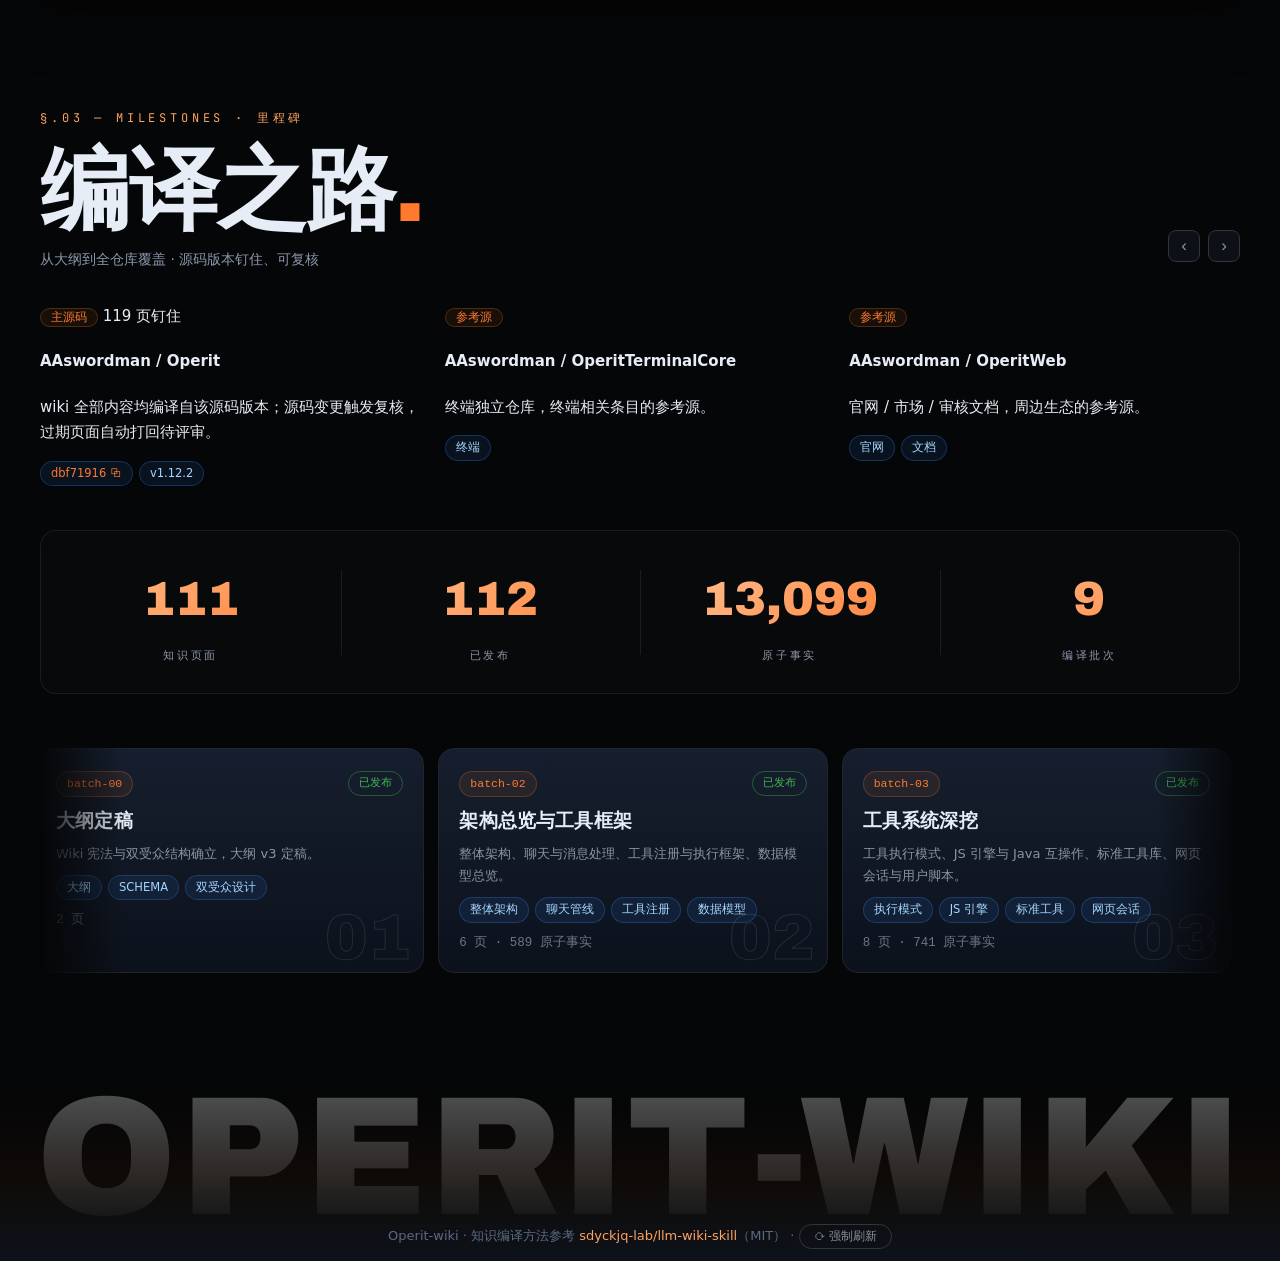
<file: site/index.html>
<!DOCTYPE html>
<html lang="zh-CN">
<head>
<meta charset="utf-8">
<meta name="viewport" content="width=device-width, initial-scale=1">
<title>Operit-wiki</title>
<link rel="icon" href="logo.svg" type="image/svg+xml">
<link rel="stylesheet" href="style.css">
<link rel="preconnect" href="https://fonts.googleapis.com">
<link rel="preconnect" href="https://fonts.gstatic.com" crossorigin>
<link href="https://fonts.googleapis.com/css2?family=Archivo:wght@600;800;900&family=JetBrains+Mono:wght@400;600;700&display=swap" rel="stylesheet">
</head>
<body class="home">
<div class="grain" aria-hidden="true"></div>
<div class="ambient" aria-hidden="true"><i class="a1"></i><i class="a2"></i><i class="a3"></i></div>

<div class="topbar">
  <div class="inner">
    <div class="brand"><img class="logo-mark" src="logo.svg" alt="Operit"><span>Operit-wiki</span></div>
    <nav>
      <a href="index.html" class="active">首页</a>
      <a href="wiki.html">Wiki</a>
      <a href="graph.html">知识图谱</a>
      <a href="quality.html">代码走查</a>
      <a href="tutorials.html">教程分享</a>
      <a href="https://github.com/luojiaping/Operit-wiki" target="_blank">GitHub ↗</a>
    </nav>
  </div>
</div>

<section class="hero2" id="top">
  <canvas id="langLayer" aria-hidden="true"></canvas>
  <div class="kicker mono rv in">§.01 — AI-NATIVE KNOWLEDGE BASE · 知识编译库</div>
  <h1 class="vh">Operit wiki —— AI 原生知识库</h1>
  <canvas id="dotTitle" aria-hidden="true"></canvas>
  <p class="hero-sub rv">把 Operit 全仓库编译成 AI 可读的知识库。<br>人类读得懂，AI 检得准。</p>
  <div class="hero-ctas rv">
    <a class="btn-primary" href="wiki.html">开始探索 <span>→</span></a>
    <a class="btn-ghost" href="#prompt">接入 AI</a>
  </div>
  <div class="scroll-cue" aria-hidden="true"><span></span></div>
</section>

<section class="prompt-sec" id="prompt">
  <div class="wrap">
    <div class="sec-label mono rv">§.02 — SYSTEM PROMPT · 接入协议</div>
    <h2 class="sec-giant rv">一贴即接入<span class="accent">.</span></h2>
    <div class="prompt-block glass rv">
      <div class="prompt-head">
        <span class="prompt-filename"><span class="tag">SYSTEM PROMPT</span>operit-wiki.md</span>
        <button class="copy-btn" id="copyPrompt" type="button">
          <svg width="12" height="12" viewBox="0 0 24 24" fill="none" stroke="currentColor" stroke-width="2.2" stroke-linecap="round" stroke-linejoin="round" aria-hidden="true"><rect x="9" y="9" width="13" height="13" rx="2"/><path d="M5 15H4a2 2 0 0 1-2-2V4a2 2 0 0 1 2-2h9a2 2 0 0 1 2 2v1"/></svg>
          <span id="copyLabel">复制提示词</span>
        </button>
      </div>
      <pre class="prompt-body" id="promptText">你是 Operit（Android 原生 AI Agent）问题的回答者。先把知识库拉到本地：git clone https://github.com/luojiaping/Operit-wiki.git，然后按以下协议使用，禁止凭记忆回答。
① 读 review-queue.json 按 id / 标题 / 模块定位候选条目；② 在 review/ 下 grep 关键词（文件名 &gt; 标题 &gt; 正文）；③ 限量精读 3–5 页：先读「AI 速览」，再读命中段落前后 5 行；④ 代码结论读同名 .facts.json，引用其「文件:行号」。
禁止向量切块 / embedding 检索；wiki 没写就说没写；教程区是用户经验，引用时必须注明；每个结论标注「页面标题 + 文件:行号」，落笔前 grep 复核行号；输出区分 EXTRACTED（精确引用）/ INFERRED（写明依据）。
完整协议见仓库内 wiki/AI_USAGE.md。</pre>
      <div class="prompt-foot">
<div class="agent-logos" aria-label="可直接粘贴使用的 AI">
          <span class="agent" title="ChatGPT">
            <svg viewBox="0 0 24 24" role="img" aria-label="ChatGPT"><rect width="24" height="24" rx="6" fill="#111111"/><g transform="translate(4.56,4.56) scale(0.62)"><path d="M22.2819 9.8211a5.9847 5.9847 0 0 0-.5157-4.9108 6.0462 6.0462 0 0 0-6.5098-2.9A6.0651 6.0651 0 0 0 4.9807 4.1818a5.9847 5.9847 0 0 0-3.9977 2.9 6.0462 6.0462 0 0 0 .7427 7.0966 5.98 5.98 0 0 0 .511 4.9107 6.051 6.051 0 0 0 6.5146 2.9001A5.9847 5.9847 0 0 0 13.2599 24a6.0557 6.0557 0 0 0 5.7718-4.2058 5.9894 5.9894 0 0 0 3.9977-2.9001 6.0557 6.0557 0 0 0-.7475-7.0729zm-9.022 12.6081a4.4755 4.4755 0 0 1-2.8764-1.0408l.1419-.0804 4.7783-2.7582a.7948.7948 0 0 0 .3927-.6813v-6.7369l2.02 1.1686a.071.071 0 0 1 .038.052v5.5826a4.504 4.504 0 0 1-4.4945 4.4944zm-9.6607-4.1254a4.4708 4.4708 0 0 1-.5346-3.0137l.142.0852 4.783 2.7582a.7712.7712 0 0 0 .7806 0l5.8428-3.3685v2.3324a.0804.0804 0 0 1-.0332.0615L9.74 19.9502a4.4992 4.4992 0 0 1-6.1408-1.6464zM2.3408 7.8956a4.485 4.485 0 0 1 2.3655-1.9728V11.6a.7664.7664 0 0 0 .3879.6765l5.8144 3.3543-2.0201 1.1685a.0757.0757 0 0 1-.071 0l-4.8303-2.7865A4.504 4.504 0 0 1 2.3408 7.872zm16.5963 3.8558L13.1038 8.364 15.1192 7.2a.0757.0757 0 0 1 .071 0l4.8303 2.7913a4.4944 4.4944 0 0 1-.6765 8.1042v-5.6772a.79.79 0 0 0-.407-.667zm2.0107-3.0231l-.142-.0852-4.7735-2.7818a.7759.7759 0 0 0-.7854 0L9.409 9.2297V6.8974a.0662.0662 0 0 1 .0284-.0615l4.8303-2.7866a4.4992 4.4992 0 0 1 6.6802 4.66zM8.3065 12.863l-2.02-1.1638a.0804.0804 0 0 1-.038-.0567V6.0742a4.4992 4.4992 0 0 1 7.3757-3.4537l-.142.0805L8.704 5.459a.7948.7948 0 0 0-.3927.6813zm1.0976-2.3654l2.602-1.4998 2.6069 1.4998v2.9994l-2.5974 1.4997-2.6067-1.4997Z" fill="#fff"/></g></svg>
          </span>
          <span class="agent" title="Claude">
            <svg viewBox="0 0 24 24" role="img" aria-label="Claude"><rect width="24" height="24" rx="6" fill="#d97757"/><g transform="translate(4.56,4.56) scale(0.62)"><path d="m4.7144 15.9555 4.7174-2.6471.079-.2307-.079-.1275h-.2307l-.7893-.0486-2.6956-.0729-2.3375-.0971-2.2646-.1214-.5707-.1215-.5343-.7042.0546-.3522.4797-.3218.686.0608 1.5179.1032 2.2767.1578 1.6514.0972 2.4468.255h.3886l.0546-.1579-.1336-.0971-.1032-.0972L6.973 9.8356l-2.55-1.6879-1.3356-.9714-.7225-.4918-.3643-.4614-.1578-1.0078.6557-.7225.8803.0607.2246.0607.8925.686 1.9064 1.4754 2.4893 1.8336.3643.3035.1457-.1032.0182-.0728-.164-.2733-1.3539-2.4467-1.445-2.4893-.6435-1.032-.17-.6194c-.0607-.255-.1032-.4674-.1032-.7285L6.287.1335 6.6997 0l.9957.1336.419.3642.6192 1.4147 1.0018 2.2282 1.5543 3.0296.4553.8985.2429.8318.091.255h.1579v-.1457l.1275-1.706.2368-2.0947.2307-2.6957.0789-.7589.3764-.9107.7468-.4918.5828.2793.4797.686-.0668.4433-.2853 1.8517-.5586 2.9021-.3643 1.9429h.2125l.2429-.2429.9835-1.3053 1.6514-2.0643.7286-.8196.85-.9046.5464-.4311h1.0321l.759 1.1293-.34 1.1657-1.0625 1.3478-.8804 1.1414-1.2628 1.7-.7893 1.36.0729.1093.1882-.0183 2.8535-.607 1.5421-.2794 1.8396-.3157.8318.3886.091.3946-.3278.8075-1.967.4857-2.3072.4614-3.4364.8136-.0425.0304.0486.0607 1.5482.1457.6618.0364h1.621l3.0175.2247.7892.522.4736.6376-.079.4857-1.2142.6193-1.6393-.3886-3.825-.9107-1.3113-.3279h-.1822v.1093l1.0929 1.0686 2.0035 1.8092 2.5075 2.3314.1275.5768-.3218.4554-.34-.0486-2.2039-1.6575-.85-.7468-1.9246-1.621h-.1275v.17l.4432.6496 2.3436 3.5214.1214 1.0807-.17.3521-.6071.2125-.6679-.1214-1.3721-1.9246L14.38 17.959l-1.1414-1.9428-.1397.079-.674 7.2552-.3156.3703-.7286.2793-.6071-.4614-.3218-.7468.3218-1.4753.3886-1.9246.3157-1.53.2853-1.9004.17-.6314-.0121-.0425-.1397.0182-1.4328 1.9672-2.1796 2.9446-1.7243 1.8456-.4128.164-.7164-.3704.0667-.6618.4008-.5889 2.386-3.0357 1.4389-1.882.929-1.0868-.0062-.1579h-.0546l-6.3385 4.1164-1.1293.1457-.4857-.4554.0608-.7467.2307-.2429 1.9064-1.3114Z" fill="#fff"/></g></svg>
          </span>
          <span class="agent" title="Gemini">
            <svg viewBox="0 0 24 24" role="img" aria-label="Gemini"><defs><linearGradient id="ag-g2" x1="0" y1="0" x2="1" y2="1"><stop offset="0" stop-color="#4b90ff"/><stop offset=".55" stop-color="#9177c7"/><stop offset="1" stop-color="#d86a92"/></linearGradient></defs><rect width="24" height="24" rx="6" fill="url(#ag-g2)"/><g transform="translate(4.56,4.56) scale(0.62)"><path d="M11.04 19.32Q12 21.51 12 24q0-2.49.93-4.68.96-2.19 2.58-3.81t3.81-2.55Q21.51 12 24 12q-2.49 0-4.68-.93a12.3 12.3 0 0 1-3.81-2.58 12.3 12.3 0 0 1-2.58-3.81Q12 2.49 12 0q0 2.49-.96 4.68-.93 2.19-2.55 3.81a12.3 12.3 0 0 1-3.81 2.58Q2.49 12 0 12q2.49 0 4.68.96 2.19.93 3.81 2.55t2.55 3.81" fill="#fff"/></g></svg>
          </span>
          <span class="agent" title="Grok">
            <svg viewBox="0 0 24 24" role="img" aria-label="Grok"><rect width="24" height="24" rx="6" fill="#000000"/><g transform="translate(4.56,4.56) scale(0.62)"><path d="M14.234 10.162 22.977 0h-2.072l-7.591 8.824L7.251 0H.258l9.168 13.343L.258 24H2.33l8.016-9.318L16.749 24h6.993zm-2.837 3.299-.929-1.329L3.076 1.56h3.182l5.965 8.532.929 1.329 7.754 11.09h-3.182z" fill="#fff"/></g></svg>
          </span>
          <span class="agent" title="Cursor">
            <svg viewBox="0 0 24 24" role="img" aria-label="Cursor"><rect width="24" height="24" rx="6" fill="#000000"/><g transform="translate(4.56,4.56) scale(0.62)"><path d="M11.503.131 1.891 5.678a.84.84 0 0 0-.42.726v11.188c0 .3.162.575.42.724l9.609 5.55a1 1 0 0 0 .998 0l9.61-5.55a.84.84 0 0 0 .42-.724V6.404a.84.84 0 0 0-.42-.726L12.497.131a1.01 1.01 0 0 0-.996 0M2.657 6.338h18.55c.263 0 .43.287.297.515L12.23 22.918c-.062.107-.229.064-.229-.06V12.335a.59.59 0 0 0-.295-.51l-9.11-5.257c-.109-.063-.064-.23.061-.23" fill="#fff"/></g></svg>
          </span>
          <span class="agent" title="DeepSeek">
            <svg viewBox="0 0 24 24" role="img" aria-label="DeepSeek"><rect width="24" height="24" rx="6" fill="#4d6bfe"/><g transform="translate(4.56,4.56) scale(0.62)"><path d="M23.748 4.651c-.254-.124-.364.113-.512.233-.051.04-.094.09-.137.137-.372.397-.806.657-1.373.626-.829-.046-1.537.214-2.163.848-.133-.782-.575-1.248-1.247-1.548-.352-.155-.708-.311-.955-.65-.172-.24-.219-.509-.305-.774-.055-.16-.11-.323-.293-.35-.2-.031-.278.136-.356.276-.313.572-.434 1.202-.422 1.84.027 1.436.633 2.58 1.838 3.393.137.094.172.187.129.323-.082.28-.18.553-.266.833-.055.179-.137.218-.328.14a5.5 5.5 0 0 1-1.737-1.179c-.857-.828-1.631-1.743-2.597-2.46a12 12 0 0 0-.689-.47c-.985-.957.13-1.743.387-1.836.27-.098.094-.433-.778-.428-.872.003-1.67.295-2.687.685a3 3 0 0 1-.465.136 9.6 9.6 0 0 0-2.883-.101c-1.885.21-3.39 1.1-4.497 2.622C.082 8.776-.231 10.854.152 13.02c.403 2.284 1.568 4.175 3.36 5.653 1.857 1.533 3.997 2.284 6.438 2.14 1.482-.085 3.132-.284 4.994-1.86.47.234.962.328 1.78.398.629.058 1.235-.031 1.705-.129.735-.155.684-.836.418-.961-2.155-1.004-1.682-.595-2.112-.926 1.095-1.295 2.768-3.598 3.284-6.733.05-.346.115-.834.108-1.114-.004-.171.035-.238.23-.257a4.2 4.2 0 0 0 1.545-.475c1.397-.763 1.96-2.016 2.093-3.517.02-.23-.004-.467-.247-.588M11.58 18.168c-2.088-1.642-3.101-2.183-3.52-2.16-.39.024-.32.472-.234.763.09.288.207.487.371.74.114.167.192.416-.113.603-.673.416-1.842-.14-1.897-.168-1.361-.801-2.5-1.86-3.301-3.306-.775-1.393-1.225-2.888-1.299-4.482-.02-.385.094-.522.477-.592a4.7 4.7 0 0 1 1.53-.038c2.131.311 3.946 1.264 5.467 2.774.868.86 1.525 1.887 2.202 2.89.72 1.066 1.494 2.082 2.48 2.915.348.291.626.513.892.677-.802.09-2.14.109-3.055-.615zm1.001-6.44a.306.306 0 0 1 .415-.287.3.3 0 0 1 .113.074.3.3 0 0 1 .086.214c0 .17-.136.307-.308.307a.303.303 0 0 1-.306-.307m3.11 1.596c-.2.081-.4.151-.591.16a1.25 1.25 0 0 1-.798-.254c-.274-.23-.47-.358-.551-.758a1.7 1.7 0 0 1 .015-.588c.07-.327-.007-.537-.238-.727-.188-.156-.426-.199-.689-.199a.6.6 0 0 1-.254-.078.253.253 0 0 1-.114-.358 1 1 0 0 1 .192-.21c.356-.202.767-.136 1.146.016.352.144.618.408 1.001.782.392.451.462.576.685.915.176.264.336.536.446.848.066.194-.02.353-.25.45" fill="#fff"/></g></svg>
          </span>
        </div>
        <span class="prompt-hint">复制后粘贴给 <b>任意 AI</b> 即可接入 Operit-wiki</span>
      </div>
    </div>
  </div>
</section>

<section class="milestones" id="milestones">
  <div class="wrap">
    <div class="ms-top">
      <div>
        <div class="sec-label mono rv">§.03 — MILESTONES · 里程碑</div>
        <h2 class="sec-giant rv">编译之路<span class="accent">.</span></h2>
        <p class="sec-sub rv">从大纲到全仓库覆盖 · 源码版本钉住、可复核</p>
      </div>
      <div class="tl-nav rv">
        <button id="tlPrev" type="button" aria-label="向左滚动">‹</button>
        <button id="tlNext" type="button" aria-label="向右滚动">›</button>
      </div>
    </div>

    <div class="repo-grid">
      <div class="tl-item rv" data-ghost="01">
        <div class="tl-badges">
          <span class="tl-batch">主源码</span>
          <span class="tl-status pub">119 页钉住</span>
        </div>
        <h4>AAswordman / Operit</h4>
        <p>wiki 全部内容均编译自该源码版本；源码变更触发复核，过期页面自动打回待评审。</p>
        <div class="tl-tags">
          <span><button class="hash-btn" data-copy="dbf71916fae9750cfdc9f9a774f5a0fee56633fb" title="点击复制完整 hash">dbf71916 ⧉</button></span>
          <span>v1.12.2</span>
        </div>
      </div>
      <div class="tl-item rv" data-ghost="02">
        <div class="tl-badges">
          <span class="tl-batch">参考源</span>
        </div>
        <h4>AAswordman / OperitTerminalCore</h4>
        <p>终端独立仓库，终端相关条目的参考源。</p>
        <div class="tl-tags"><span>终端</span></div>
      </div>
      <div class="tl-item rv" data-ghost="03">
        <div class="tl-badges">
          <span class="tl-batch">参考源</span>
        </div>
        <h4>AAswordman / OperitWeb</h4>
        <p>官网 / 市场 / 审核文档，周边生态的参考源。</p>
        <div class="tl-tags"><span>官网</span><span>文档</span></div>
      </div>
    </div>

    <div class="ms-stats rv">
      <div class="ms-stat"><b data-count="123">0</b><span>知识页面</span></div>
      <div class="ms-stat"><b data-count="125">0</b><span>已发布</span></div>
      <div class="ms-stat"><b data-count="14556" data-comma="1">0</b><span>原子事实</span></div>
      <div class="ms-stat"><b data-count="10">0</b><span>编译批次</span></div>
    </div>

    <div class="timeline rv">
<div class="tl-track">
      <div class="tl-item">
        <div class="tl-dot ok"></div>
        <div class="tl-card">
          <div class="tl-top"><span class="tl-batch">batch-00</span><span class="tl-state ok">已发布</span></div>
          <h3>大纲定稿</h3>
          <p>Wiki 宪法与双受众结构确立，大纲 v3 定稿。</p>
          <div class="tl-tags"><span>大纲</span><span>SCHEMA</span><span>双受众设计</span></div>
          <div class="tl-meta">2 页</div>
        </div>
      </div>
      <div class="tl-item">
        <div class="tl-dot ok"></div>
        <div class="tl-card">
          <div class="tl-top"><span class="tl-batch">batch-02</span><span class="tl-state ok">已发布</span></div>
          <h3>架构总览与工具框架</h3>
          <p>整体架构、聊天与消息处理、工具注册与执行框架、数据模型总览。</p>
          <div class="tl-tags"><span>整体架构</span><span>聊天管线</span><span>工具注册</span><span>数据模型</span></div>
          <div class="tl-meta">6 页 · 589 原子事实</div>
        </div>
      </div>
      <div class="tl-item">
        <div class="tl-dot ok"></div>
        <div class="tl-card">
          <div class="tl-top"><span class="tl-batch">batch-03</span><span class="tl-state ok">已发布</span></div>
          <h3>工具系统深挖</h3>
          <p>工具执行模式、JS 引擎与 Java 互操作、标准工具库、网页会话与用户脚本。</p>
          <div class="tl-tags"><span>执行模式</span><span>JS 引擎</span><span>标准工具</span><span>网页会话</span></div>
          <div class="tl-meta">8 页 · 741 原子事实</div>
        </div>
      </div>
      <div class="tl-item">
        <div class="tl-dot ok"></div>
        <div class="tl-card">
          <div class="tl-top"><span class="tl-batch">batch-04</span><span class="tl-state ok">已发布</span></div>
          <h3>AI 供应商矩阵</h3>
          <p>26 家云端 / 端侧供应商全覆盖，外加语音识别与合成、数据层与聊天运行时。</p>
          <div class="tl-tags"><span>26 家供应商</span><span>语音</span><span>数据层</span><span>对话增强</span></div>
          <div class="tl-meta">39 页 · 3,137 原子事实</div>
        </div>
      </div>
      <div class="tl-item">
        <div class="tl-dot ok"></div>
        <div class="tl-card">
          <div class="tl-top"><span class="tl-batch">batch-05</span><span class="tl-state ok">已发布</span></div>
          <h3>应用核心</h3>
          <p>应用生命周期、虚拟形象、系统提示词、MCP 桥接、备份恢复、偏好配置。</p>
          <div class="tl-tags"><span>生命周期</span><span>MCP</span><span>备份</span><span>偏好配置</span></div>
          <div class="tl-meta">16 页 · 2,747 原子事实</div>
        </div>
      </div>
      <div class="tl-item">
        <div class="tl-dot ok"></div>
        <div class="tl-card">
          <div class="tl-top"><span class="tl-batch">batch-06</span><span class="tl-state ok">已发布</span></div>
          <h3>集成与界面</h3>
          <p>外部聊天入口、WebChat 服务、插件机制、聊天界面组件与文本渲染。</p>
          <div class="tl-tags"><span>外部集成</span><span>插件机制</span><span>聊天 UI</span><span>本地检索</span></div>
          <div class="tl-meta">16 页 · 2,071 原子事实</div>
        </div>
      </div>
      <div class="tl-item">
        <div class="tl-dot ok"></div>
        <div class="tl-card">
          <div class="tl-top"><span class="tl-batch">batch-07</span><span class="tl-state ok">已发布</span></div>
          <h3>设置界面</h3>
          <p>内置代码编辑器、聊天列表懒加载、工作区，以及模型 / 主题 / 聊天三套设置界面。</p>
          <div class="tl-tags"><span>设置</span><span>代码编辑器</span><span>工作区</span></div>
          <div class="tl-meta">7 页 · 1,134 原子事实</div>
        </div>
      </div>
      <div class="tl-item">
        <div class="tl-dot ok"></div>
        <div class="tl-card">
          <div class="tl-top"><span class="tl-batch">batch-08</span><span class="tl-state ok">已发布</span></div>
          <h3>通用 UI 与工具箱</h3>
          <p>主界面骨架、Markdown 渲染、扩展市场与管理、系统工具箱界面。</p>
          <div class="tl-tags"><span>主界面</span><span>扩展市场</span><span>工具箱</span><span>DSL 渲染</span></div>
          <div class="tl-meta">10 页 · 1,602 原子事实</div>
        </div>
      </div>
      <div class="tl-item">
        <div class="tl-dot ok"></div>
        <div class="tl-card">
          <div class="tl-top"><span class="tl-batch">batch-09</span><span class="tl-state ok">已发布</span></div>
          <h3>附录与插件开发</h3>
          <p>插件能力目录与开发指南（Top50 实证）、单元测试附录、悬浮窗 / 记忆 / 工作流等界面。</p>
          <div class="tl-tags"><span>插件开发指南</span><span>单元测试</span><span>悬浮窗</span><span>工作流</span></div>
          <div class="tl-meta">17 页 · 2,351 原子事实</div>
        </div>
      </div>
      <div class="tl-item">
        <div class="tl-dot ok"></div>
        <div class="tl-card">
          <div class="tl-top"><span class="tl-batch">batch-10</span><span class="tl-state ok">已发布</span></div>
          <h3>扫尾</h3>
          <p>未覆盖 kt 文件扫尾：原生绑定、模板与示例。</p>
          <div class="tl-tags"><span>扫尾</span><span>原生绑定</span></div>
          <div class="tl-meta">1 页 · 138 原子事实</div>
        </div>
      </div>
      </div>
    </div>
  </div>
</section>

<footer class="cine">
  <div class="cine-word" aria-hidden="true">OPERIT-WIKI</div>
  <div class="credit">Operit-wiki · 知识编译方法参考 <a href="https://github.com/sdyckjq-lab/llm-wiki-skill" target="_blank">sdyckjq-lab/llm-wiki-skill</a>（MIT） · <button class="refresh-btn" id="forceRefresh" type="button" title="清除本地缓存并加载最新版本">⟳ 强制刷新</button></div>
</footer>

<script>
/* ---- 点阵艺术字 ---- */
/* ---- 点阵艺术字 v2：笔画补偿 / 分界渐变 / 光点质感 / 入场聚合 / 移动端自适应 ---- */
(function () {
  var canvas = document.getElementById('dotTitle');
  if (!canvas) return;
  var ctx = canvas.getContext('2d');
  var dots = [], W = 0, H = 0, dpr = 1, running = false, raf = 0, t0 = 0;
  var mouse = { x: -9999, y: -9999 };
  var INK = [191, 242, 255], CINNABAR = [255, 122, 47];
  var WORD_A = 'Operit', WORD_B = 'wiki', GAP = 4;
  var ENTR_DUR = 850, STAGGER = 550;
  var reduced = window.matchMedia && window.matchMedia('(prefers-reduced-motion: reduce)').matches;

  /* 径向渐变光点 sprite：5 档（纯白→3 档混合→纯橙），drawImage 比逐点 arc 快且有光泽 */
  function mix(a, b, t) {
    return [Math.round(a[0] + (b[0] - a[0]) * t), Math.round(a[1] + (b[1] - a[1]) * t), Math.round(a[2] + (b[2] - a[2]) * t)];
  }
  function makeSprite(rgb) {
    var s = 48, c = document.createElement('canvas');
    c.width = c.height = s;
    var g = c.getContext('2d');
    var grad = g.createRadialGradient(s / 2, s / 2, 0, s / 2, s / 2, s / 2);
    var k = rgb.join(',');
    grad.addColorStop(0, 'rgba(' + k + ',1)');
    grad.addColorStop(0.35, 'rgba(' + k + ',0.95)');
    grad.addColorStop(0.7, 'rgba(' + k + ',0.45)');
    grad.addColorStop(1, 'rgba(' + k + ',0)');
    g.fillStyle = grad;
    g.fillRect(0, 0, s, s);
    return c;
  }
  var sprites = [];
  for (var si = 0; si <= 4; si++) sprites.push(makeSprite(mix(INK, CINNABAR, si / 4)));

  function build() {
    var mobile = window.innerWidth <= 640;
    GAP = mobile ? 5 : 4;
    dpr = Math.min(window.devicePixelRatio || 1, mobile ? 1.5 : 2);
    var r = canvas.getBoundingClientRect();
    W = Math.max(50, r.width); H = Math.max(50, r.height);
    canvas.width = W * dpr; canvas.height = H * dpr;
    ctx.setTransform(dpr, 0, 0, dpr, 0, 0);
    var off = document.createElement('canvas');
    var fs = 100, octx = off.getContext('2d');
    octx.font = '900 ' + fs + 'px system-ui, "PingFang SC", "Hiragino Sans GB", "Microsoft YaHei", sans-serif';
    var wFull = octx.measureText(WORD_A + ' ' + WORD_B).width;
    fs = Math.floor(fs * Math.min((W * 0.96) / wFull, (H * 0.92) / (fs * 1.05)));
    off.width = Math.ceil(wFull * fs / 100) + 20; off.height = Math.ceil(fs * 1.3) + 20;
    octx = off.getContext('2d');
    octx.font = '900 ' + fs + 'px system-ui, "PingFang SC", "Hiragino Sans GB", "Microsoft YaHei", sans-serif';
    octx.textBaseline = 'middle';
    octx.fillStyle = '#000';
    octx.fillText(WORD_A + ' ' + WORD_B, 10, off.height / 2);
    var splitX = 10 + octx.measureText(WORD_A + ' ').width;
    var data = octx.getImageData(0, 0, off.width, off.height).data;
    dots = [];
    var ox = (W - off.width) / 2, oy = (H - off.height) / 2;
    var bw = GAP * 3; /* 分界渐变半宽：3 列点白→橙过渡，不再一刀切 */
    for (var y = GAP / 2; y < off.height; y += GAP) {
      for (var x = GAP / 2; x < off.width; x += GAP) {
        var a = data[((y | 0) * off.width + (x | 0)) * 4 + 3];
        if (a > 60) { /* 阈值 110→60：细笔画不断线 */
          var k = a / 255;
          var dx = ox + x, dy = oy + y, qi;
          if (x < splitX - bw) qi = 0;
          else if (x > splitX + bw) qi = 4;
          else qi = Math.round(((x - (splitX - bw)) / (bw * 2)) * 4);
          dots.push({
            x: dx, y: dy,
            sy: dy + 110 + Math.random() * 70,
            delay: (dx / W) * STAGGER,
            r: GAP * 0.44 * (0.72 + 0.28 * k), /* 半径下限提高：细笔画不再缩成针尖 */
            a: 0.55 + 0.45 * k,
            sp: sprites[qi],
            ph: Math.random() * 6.28
          });
        }
      }
    }
    t0 = 0; /* 重建后入场重播 */
  }

  function drawDot(d, px, py, pr, alpha) {
    ctx.globalAlpha = alpha > 1 ? 1 : alpha;
    var s = pr * 2;
    ctx.drawImage(d.sp, px - pr, py - pr, s, s);
  }

  function frame(t) {
    if (!t0) t0 = t;
    ctx.clearRect(0, 0, W, H);
    var time = t * 0.0012;
    var elapsed = t - t0;
    var allIn = elapsed > STAGGER + ENTR_DUR;
    for (var i = 0; i < dots.length; i++) {
      var d = dots[i];
      var px = d.x, py = d.y, alpha = d.a;
      if (!allIn) {
        var et = (elapsed - d.delay) / ENTR_DUR;
        if (et <= 0) continue;
        if (et < 1) {
          var e = 1 - Math.pow(1 - et, 3);
          py = d.sy + (d.y - d.sy) * e;
          alpha = d.a * e;
        }
      }
      var wave = Math.sin(d.x * 0.02 + time * 2 + d.ph) * 1.6;
      var mdx = d.x - mouse.x, mdy = (d.y + wave) - mouse.y;
      var dist = Math.sqrt(mdx * mdx + mdy * mdy);
      var ox2 = 0, oy2 = 0, boost = 0;
      if (dist < 150 && dist > 0.1) {
        var heat = 1 - dist / 150;
        if (dist < 110) { /* 排斥保留 */
          var push = (110 - dist) / 110 * 12;
          ox2 = mdx / dist * push; oy2 = mdy / dist * push;
        }
        boost = heat; /* 新增：聚光灯点亮 */
      }
      var pr = d.r * (1 + boost * 0.45) * (1 + 0.08 * Math.sin(time * 2 + d.ph));
      drawDot(d, px + ox2, py + wave + oy2, pr, alpha * (1 + boost * 0.7));
    }
    ctx.globalAlpha = 1;
    if (running) raf = requestAnimationFrame(frame);
  }

  function renderStatic() { /* prefers-reduced-motion：只渲染一帧静态字 */
    ctx.clearRect(0, 0, W, H);
    for (var i = 0; i < dots.length; i++) {
      var d = dots[i];
      drawDot(d, d.x, d.y, d.r, d.a);
    }
    ctx.globalAlpha = 1;
  }

  function start() { if (!running && dots.length && !reduced) { running = true; raf = requestAnimationFrame(frame); } }
  function stop() { running = false; cancelAnimationFrame(raf); }

  if (!reduced) {
    canvas.addEventListener('mousemove', function (e) {
      var r = canvas.getBoundingClientRect(); mouse.x = e.clientX - r.left; mouse.y = e.clientY - r.top;
    });
    canvas.addEventListener('mouseleave', function () { mouse.x = -9999; mouse.y = -9999; });
  }

  var hero = canvas.closest('.hero2');
  if ('IntersectionObserver' in window && hero) {
    new IntersectionObserver(function (es) { es[0].isIntersecting ? start() : stop(); }).observe(hero);
  }
  document.addEventListener('visibilitychange', function () { document.hidden ? stop() : start(); });

  var rt; window.addEventListener('resize', function () { clearTimeout(rt); rt = setTimeout(function () { build(); reduced ? renderStatic() : start(); }, 200); });

  function init() { build(); reduced ? renderStatic() : start(); }
  if (document.fonts && document.fonts.ready) { document.fonts.ready.then(init); }
  init();
})();


/* ---- Hero 第二层：多语言"知识库"底纹，鼠标聚光灯揭示 ---- */
(function () {
  var hero = document.querySelector('.hero2');
  var canvas = document.getElementById('langLayer');
  if (!hero || !canvas) return;
  var lctx = canvas.getContext('2d');
  var WORDS = [
    'Knowledge Base', '知识库', '知識庫', '知識ベース', '지식 베이스',
    'Base de conocimientos', 'Base de connaissances', 'Wissensdatenbank',
    'Base de conhecimento', 'Base di conoscenza', 'Kennisbank', 'Bilgi tabanı',
    'Baza wiedzy', 'Kunskapsbas', 'Kunnskapsbase', 'Vidensbase', 'Tietämyskanta',
    'Znalostní báze', 'Bază de cunoștințe', 'Tudásbázis', 'Msingi wa maarifa',
    'Basis pengetahuan', 'Pangkalan pengetahuan', 'Cơ sở tri thức',
    'База знаний', 'База знань', 'Βάση γνώσεων', 'قاعدة المعرفة', 'پایگاه دانش',
    'בסיס ידע', 'ज्ञानकोश', 'জ্ঞানভাণ্ডার', 'ฐานความรู้', 'அறிவுத் தளம்'
  ];
  var BRAND = 'operit wiki';
  var R = 200;
  var langOff = null, spotWork = null, spotCtx = null, spotMask = null;
  var lW = 0, lH = 0;
  var tx = -9999, ty = -9999, sx = -9999, sy = -9999;
  var spotA = 0, spotTarget = 0, inside = false;
  var isTouch = ('ontouchstart' in window) || (navigator.maxTouchPoints > 0);
  var running = false, raf = 0;

  function build() {
    var r = hero.getBoundingClientRect();
    lW = Math.max(50, Math.round(r.width)); lH = Math.max(50, Math.round(r.height));
    canvas.width = lW; canvas.height = lH;
    langOff = document.createElement('canvas');
    langOff.width = lW; langOff.height = lH;
    spotWork = document.createElement('canvas');
    spotWork.width = lW; spotWork.height = lH;
    spotCtx = spotWork.getContext('2d');
    spotMask = document.createElement('canvas');
    spotMask.width = spotMask.height = R * 2;
    var m = spotMask.getContext('2d');
    var g = m.createRadialGradient(R, R, 0, R, R, R);
    g.addColorStop(0, 'rgba(255,255,255,1)');
    g.addColorStop(0.55, 'rgba(255,255,255,.5)');
    g.addColorStop(1, 'rgba(255,255,255,0)');
    m.fillStyle = g; m.fillRect(0, 0, R * 2, R * 2);

    var c = langOff.getContext('2d');
    var dot = document.getElementById('dotTitle');
    var tr = dot.getBoundingClientRect();
    var x0 = tr.left - r.left - 40, x1 = tr.right - r.left + 40;
    var y0 = tr.top - r.top - 40, y1 = tr.bottom - r.top + 40;
    var cellW = 235, cellH = 100, n = 0;
    c.textAlign = 'center'; c.textBaseline = 'middle';
    for (var y = cellH * 0.5; y < lH; y += cellH) {
      for (var x = cellW * 0.5; x < lW; x += cellW) {
        var jx = x + (Math.random() - 0.5) * 80;
        var jy = y + (Math.random() - 0.5) * 48;
        if (jx > x0 && jx < x1 && jy > y0 && jy < y1) continue;
        var isBrand = (n % 7 === 6);
        var w = isBrand ? BRAND : WORDS[(Math.random() * WORDS.length) | 0];
        var fs = Math.round(13 + Math.random() * 7);
        c.font = '500 ' + fs + 'px "JetBrains Mono", system-ui, "PingFang SC", "Hiragino Sans GB", "Microsoft YaHei", sans-serif';
        c.fillStyle = isBrand ? '#ff7a2f' : '#dfe7f2';
        c.fillText(w, jx, jy);
        n++;
      }
    }
    sx = tx = lW / 2; sy = ty = lH / 2;
  }

  function frame(t) {
    lctx.clearRect(0, 0, lW, lH);
    lctx.globalAlpha = 0.06;
    lctx.drawImage(langOff, 0, 0);
    if (isTouch) {
      var tt = t * 0.00016;
      tx = lW * (0.5 + 0.36 * Math.cos(tt * 1.7));
      ty = lH * (0.5 + 0.34 * Math.sin(tt * 2.3));
      spotTarget = 0.85;
    }
    sx += (tx - sx) * 0.1; sy += (ty - sy) * 0.1;
    spotA += (spotTarget - spotA) * 0.08;
    if (spotA > 0.02 && sx > -50) {
      spotCtx.clearRect(0, 0, lW, lH);
      spotCtx.globalCompositeOperation = 'source-over';
      spotCtx.drawImage(langOff, 0, 0);
      spotCtx.globalCompositeOperation = 'destination-in';
      spotCtx.drawImage(spotMask, sx - R, sy - R);
      spotCtx.globalCompositeOperation = 'source-over';
      lctx.globalAlpha = Math.min(1, 0.62 * spotA);
      lctx.drawImage(spotWork, 0, 0);
    }
    lctx.globalAlpha = 1;
    if (running) raf = requestAnimationFrame(frame);
  }

  function start() { if (!running) { running = true; raf = requestAnimationFrame(frame); } }
  function stop() { running = false; cancelAnimationFrame(raf); }

  hero.addEventListener('mousemove', function (e) {
    if (isTouch) return;
    var r = hero.getBoundingClientRect();
    tx = e.clientX - r.left; ty = e.clientY - r.top;
    if (!inside) { inside = true; sx = tx; sy = ty; }
    spotTarget = 1;
  });
  hero.addEventListener('mouseleave', function () { inside = false; spotTarget = 0; });

  if ('IntersectionObserver' in window) {
    new IntersectionObserver(function (es) { es[0].isIntersecting ? start() : stop(); }).observe(hero);
  }
  document.addEventListener('visibilitychange', function () { document.hidden ? stop() : start(); });
  var rt;
  window.addEventListener('resize', function () { clearTimeout(rt); rt = setTimeout(build, 250); });
  if (document.fonts && document.fonts.ready) { document.fonts.ready.then(build); }

  build(); start();
})();

/* ---- 滚动显现 ---- */
(function () {
  var els = document.querySelectorAll('.rv');
  if (!('IntersectionObserver' in window)) { els.forEach(function (e) { e.classList.add('in'); }); return; }
  var io = new IntersectionObserver(function (es) {
    es.forEach(function (e) { if (e.isIntersecting) { e.target.classList.add('in'); io.unobserve(e.target); } });
  }, { threshold: 0.12 });
  els.forEach(function (e) { io.observe(e); });
})();

/* ---- 数字递增 ---- */
(function () {
  var els = document.querySelectorAll('[data-count]');
  if (!els.length) return;
  function fmt(el, v) {
    var s = String(Math.round(v));
    if (el.getAttribute('data-comma')) s = s.replace(/\B(?=(\d{3})+(?!\d))/g, ',');
    el.textContent = s;
  }
  var io = new IntersectionObserver(function (es) {
    es.forEach(function (e) {
      if (!e.isIntersecting) return;
      io.unobserve(e.target);
      var el = e.target, target = parseFloat(el.getAttribute('data-count')), t0 = null;
      function tick(t) {
        if (!t0) t0 = t;
        var p = Math.min(1, (t - t0) / 1400), ease = 1 - Math.pow(1 - p, 3);
        fmt(el, target * ease);
        if (p < 1) requestAnimationFrame(tick);
      }
      requestAnimationFrame(tick);
    });
  }, { threshold: 0.4 });
  els.forEach(function (e) { io.observe(e); });
})();

/* ---- 点击复制 commit hash ---- */
document.querySelectorAll('[data-copy]').forEach(function (el) {
  el.addEventListener('click', function () {
    var t = el.getAttribute('data-copy');
    function done() {
      var old = el.textContent;
      el.textContent = '已复制';
      setTimeout(function () { el.textContent = old; }, 1200);
    }
    if (navigator.clipboard && navigator.clipboard.writeText) {
      navigator.clipboard.writeText(t).then(done, done);
    } else {
      var ta = document.createElement('textarea');
      ta.value = t; document.body.appendChild(ta); ta.select();
      try { document.execCommand('copy'); } catch (e) {}
      document.body.removeChild(ta); done();
    }
  });
});

/* ---- 里程碑：连续无缝自动播放（无等待、无滚动条） ---- */
(function () {
  var viewport = document.querySelector('.timeline');
  if (!viewport) return;
  var track = viewport.querySelector('.tl-track');
  if (!track) return;
  track.innerHTML += track.innerHTML; /* 克隆一份，无缝循环 */
  var GAP = 14, SPEED = 60, x = 0, last = 0, paused = false, raf = 0, running = false;
  var isTouch = ('ontouchstart' in window) || (navigator.maxTouchPoints > 0);

  function perView() { return window.innerWidth <= 640 ? 1 : 3; }
  function halfWidth() {
    var n = track.children.length / 2;
    var w = (viewport.clientWidth - GAP * (perView() - 1)) / perView();
    return n * (w + GAP);
  }
  function frame(t) {
    if (!last) last = t;
    var dt = (t - last) / 1000;
    last = t;
    if (!paused) {
      x -= SPEED * dt;
      var h = halfWidth();
      if (h > 0 && -x >= h) x += h;
      track.style.transform = 'translateX(' + x + 'px)';
    }
    if (running) raf = requestAnimationFrame(frame);
  }
  function start() { if (!running) { running = true; last = 0; raf = requestAnimationFrame(frame); } }
  function stop() { running = false; cancelAnimationFrame(raf); }
  function nudge(d) {
    var w = (viewport.clientWidth - GAP * (perView() - 1)) / perView();
    x -= d * (w + GAP);
    var h = halfWidth();
    while (x > 0) x -= h;
    while (-x >= h) x += h;
    track.style.transform = 'translateX(' + x + 'px)';
  }
  var prev = document.getElementById('tlPrev'), next = document.getElementById('tlNext');
  if (prev) prev.addEventListener('click', function () { nudge(-1); });
  if (next) next.addEventListener('click', function () { nudge(1); });
  if (!isTouch) {
    viewport.addEventListener('pointerenter', function () { paused = true; });
    viewport.addEventListener('pointerleave', function () { paused = false; });
  }
  if ('IntersectionObserver' in window) {
    new IntersectionObserver(function (es) {
      if (es[0].isIntersecting) start(); else stop();
    }, { threshold: 0.05 }).observe(viewport);
  }
  start();
})();

/* ---- 强制刷新 ---- */
(function () {
  var btn = document.getElementById('forceRefresh');
  if (!btn) return;
  btn.addEventListener('click', function () {
    btn.textContent = '刷新中…';
    btn.disabled = true;
    var go = function () {
      var u = location.href.split('#')[0].split('?')[0];
      location.href = u + '?v=' + Date.now();
    };
    if ('caches' in window) {
      caches.keys().then(function (ks) {
        return Promise.all(ks.map(function (k) { return caches.delete(k); }));
      }).then(go, go);
    } else { go(); }
  });
})();
</script>
</body>
</html>
</file>
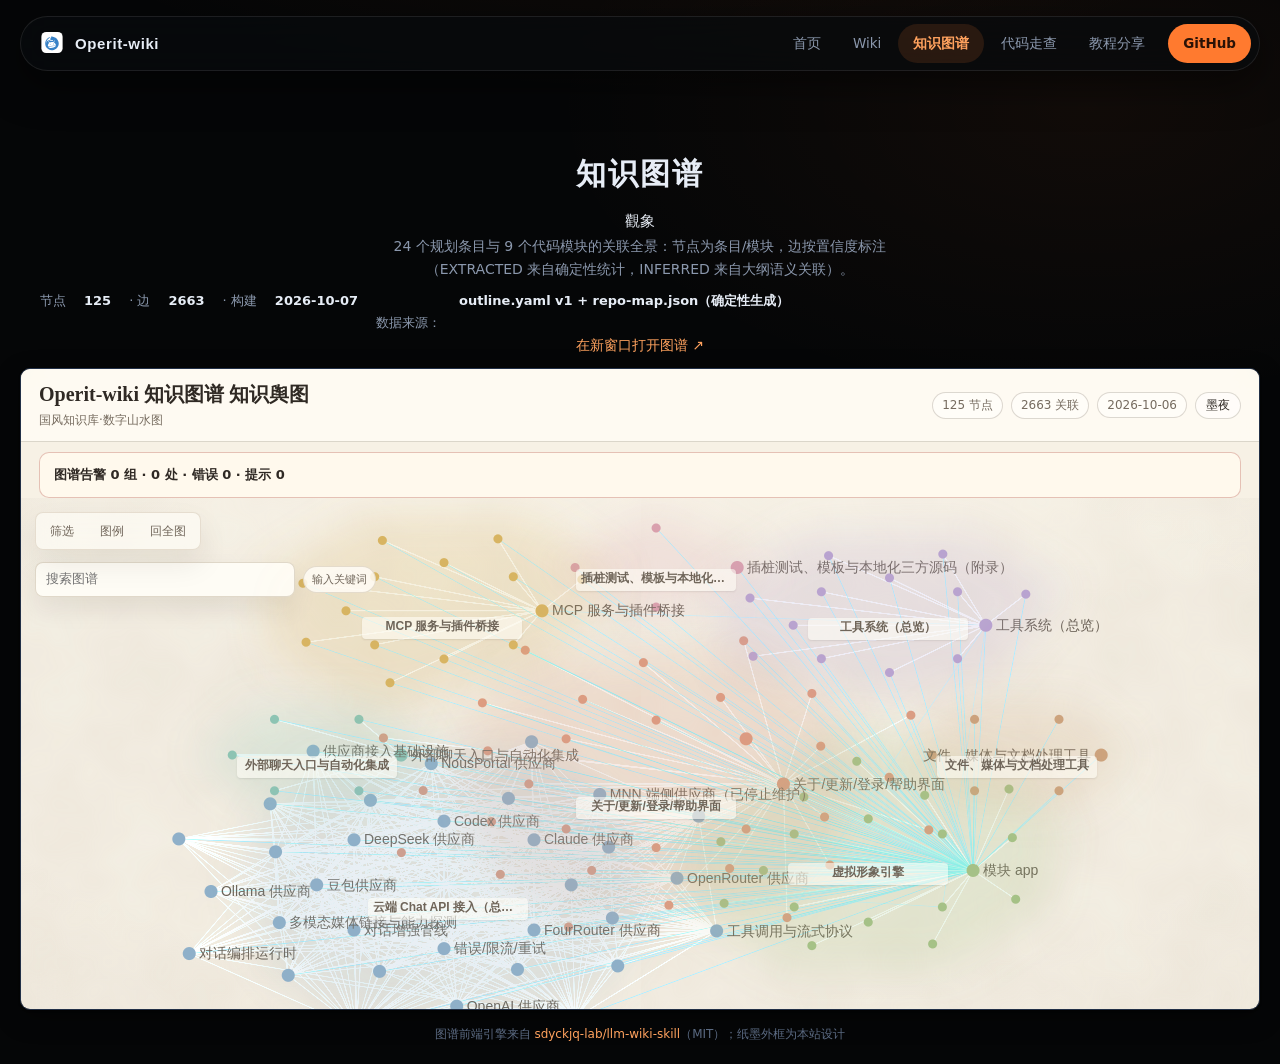
<file: graph.html>
<!DOCTYPE html>
<html lang="zh-CN">
<head>
<meta charset="utf-8">
<meta name="viewport" content="width=device-width, initial-scale=1">
<title>知识图谱 · Operit-wiki</title>
<link rel="icon" href="logo.svg" type="image/svg+xml">
<link rel="stylesheet" href="style.css?v=36003d4">
<style>
  .graph-wrap { padding: 0; overflow: hidden; }
  .graph-wrap iframe { display: block; width: 100%; height: calc(100vh - 260px); min-height: 560px; border: 0; background: #0a0e14; }
  .graph-meta { display: flex; gap: 18px; flex-wrap: wrap; font-size: 13px; color: var(--app-muted); margin-top: 8px; }
  .graph-meta b { color: var(--app-fg); }
  .open-new { font-size: 13px; }
</style>
</head>
<body>
<div class="topbar">
  <div class="inner">
    <div class="brand"><img class="logo-mark" src="logo.svg" alt="Operit">Operit-wiki</div>
    <nav>
      <a href="index.html">首页</a>
      <a href="wiki.html">Wiki</a>
      <a href="graph.html" class="active">知识图谱</a>
      <a href="quality.html">代码走查</a>
      <a href="tutorials.html">教程分享</a>
      <a href="https://github.com/luojiaping/Operit-wiki" target="_blank">GitHub</a>
    </nav>
  </div>
</div>

<div class="layout">
  <div class="hero">
    <h1>知识图谱</h1>
    <div class="rule"><span>觀象</span></div>
    <p>24 个规划条目与 9 个代码模块的关联全景：节点为条目/模块，边按置信度标注（EXTRACTED 来自确定性统计，INFERRED 来自大纲语义关联）。</p>
    <div class="graph-meta" id="graph-meta"></div>
    <p class="open-new"><a href="data/graph/knowledge-graph.html" target="_blank">在新窗口打开图谱 ↗</a></p>
  </div>
  <div class="paper-card graph-wrap">
    <iframe src="data/graph/knowledge-graph.html" title="Operit-wiki 知识图谱" loading="lazy"></iframe>
  </div>
  <div class="credit">图谱前端引擎来自 <a href="https://github.com/sdyckjq-lab/llm-wiki-skill" target="_blank">sdyckjq-lab/llm-wiki-skill</a>（MIT）；纸墨外框为本站设计</div>
</div>

<script>
fetch("data/graph/graph-meta.json")
  .then(r => { if (!r.ok) throw 0; return r.json(); })
  .then(m => {
    document.getElementById("graph-meta").innerHTML =
      `节点 <b>${m.nodes}</b> · 边 <b>${m.edges}</b> · 构建 <b>${m.built}</b><br>数据来源：<b>${m.source}</b>`;
  })
  .catch(() => {});
</script>
</body>
</html>
</file>
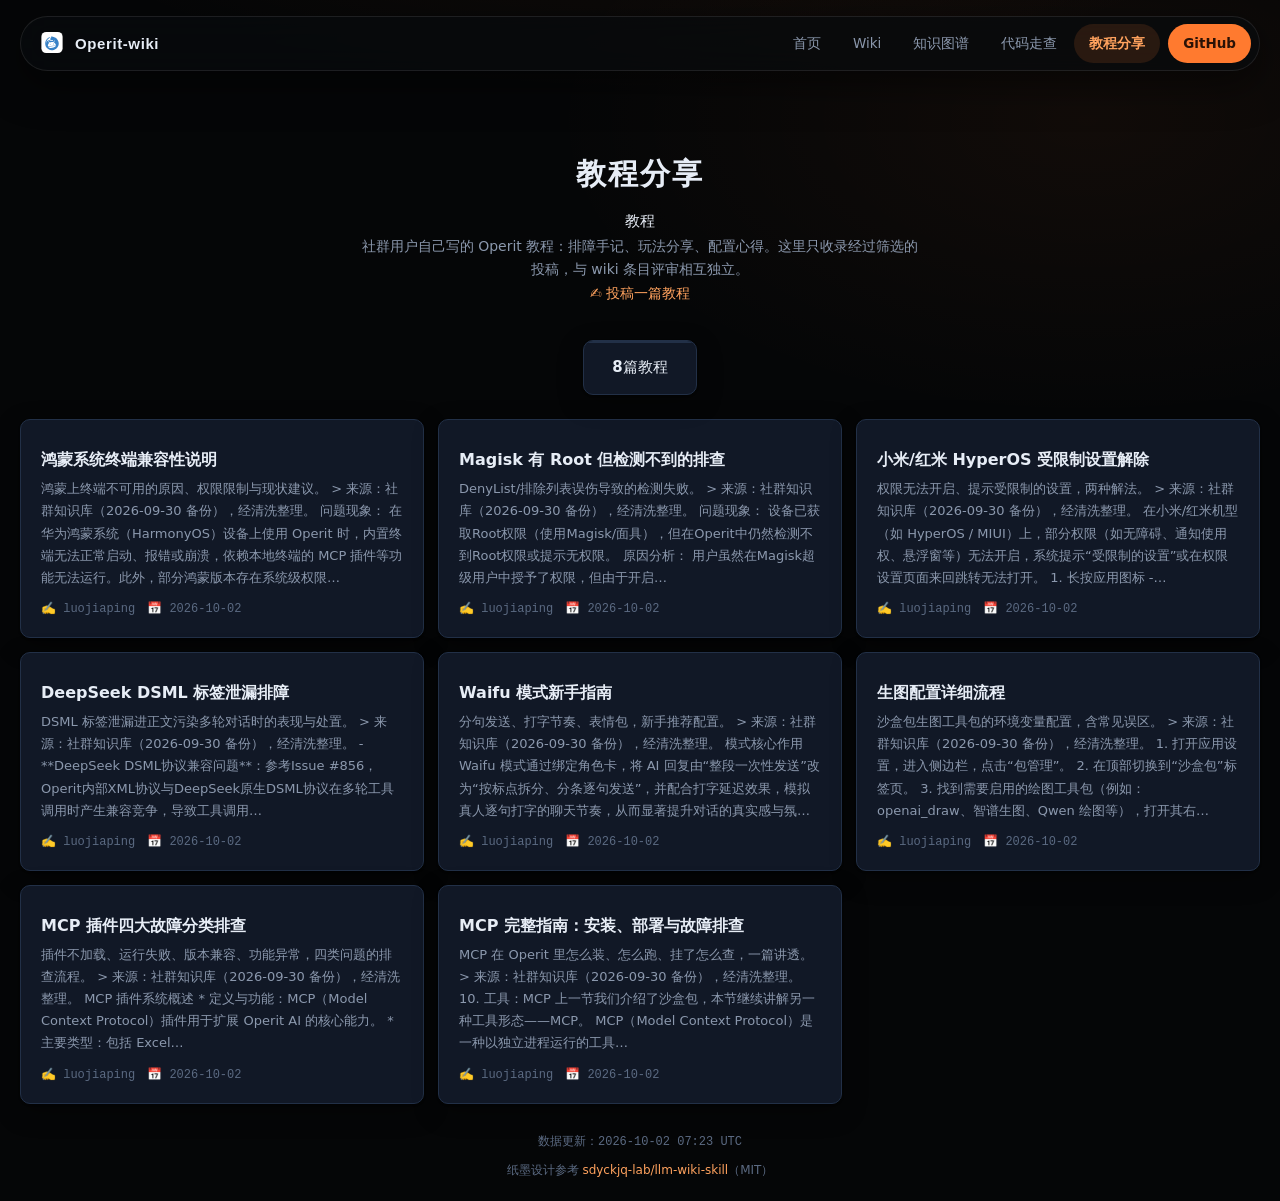
<file: tutorials.html>
<!DOCTYPE html>
<html lang="zh-CN">
<head>
<meta charset="utf-8">
<meta name="viewport" content="width=device-width, initial-scale=1">
<title>Operit-wiki · 教程分享</title>
<link rel="icon" href="logo.svg" type="image/svg+xml">
<link rel="stylesheet" href="style.css?v=36003d4">
</head>
<body>
<div class="topbar">
  <div class="inner">
    <div class="brand"><img class="logo-mark" src="logo.svg" alt="Operit">Operit-wiki</div>
    <nav>
      <a href="index.html">首页</a>
      <a href="wiki.html">Wiki</a>
      <a href="graph.html">知识图谱</a>
      <a href="quality.html">代码走查</a>
      <a href="tutorials.html" class="active">教程分享</a>
      <a href="https://github.com/luojiaping/Operit-wiki" target="_blank">GitHub</a>
    </nav>
  </div>
</div>

<div class="layout">
  <div class="hero">
    <h1>教程分享</h1>
    <div class="rule"><span>教程</span></div>
    <p>社群用户自己写的 Operit 教程：排障手记、玩法分享、配置心得。这里只收录经过筛选的投稿，与 wiki 条目评审相互独立。</p>
    <p><a class="btn" href="https://github.com/luojiaping/Operit-wiki/issues/new?template=tutorial.yml" target="_blank">✍️ 投稿一篇教程</a></p>
  </div>

  <div class="stats" id="stats"></div>
  <div class="entry-cards" id="list"></div>
  <div class="updated" id="updated"></div>

  <div class="credit">纸墨设计参考 <a href="https://github.com/sdyckjq-lab/llm-wiki-skill" target="_blank">sdyckjq-lab/llm-wiki-skill</a>（MIT）</div>
</div>

<script>
async function load() {
  let data = { tutorials: [], updated: "" };
  try { data = await (await fetch("data/tutorials.json")).json(); } catch (e) {}
  const ts = data.tutorials || [];
  document.getElementById("stats").innerHTML =
    `<div class="stat"><b>${ts.length}</b><span>篇教程</span></div>`;
  document.getElementById("list").innerHTML = ts.map(t => `
    <a class="entry-card" href="${t.url}" target="_blank">
      <div class="t">${t.title}</div>
      <div class="d">${t.summary || ""}</div>
      <div class="meta"><span>✍️ ${t.author || "佚名"}</span><span>📅 ${t.date || ""}</span></div>
    </a>`).join("") ||
    `<div class="empty">还没有收录教程。<br>写过 Operit 的排障、玩法、配置心得？<a href="https://github.com/luojiaping/Operit-wiki/issues/new?template=tutorial.yml" target="_blank">来投一篇</a>吧。</div>`;
  document.getElementById("updated").textContent = data.updated ? ("数据更新：" + data.updated) : "";
}
load();
</script>
</body>
</html>
</file>
<file: style.css>
/* Operit-wiki · 深色 DevTool / AI 基础设施风
 * 默认暗色：导航、卡片、统计、筛选、覆盖表格统一重做 */

:root {
  --app-bg: #0a0e14;
  --app-bg-soft: #0d1219;
  --app-surface: #111826;
  --app-raised: #1a2436;
  --app-fg: #e7edf6;
  --app-muted: #8b98ad;
  --app-faint: #5b6a82;
  --app-border: #223047;
  --app-border-soft: #1a2436;
  --app-accent: #ff7a2f;
  --app-accent-strong: #ffa25e;
  --app-accent-dim: rgba(255, 122, 47, 0.12);
  --app-violet: #a78bfa;
  --app-green: #34d399;
  --app-amber: #fbbf24;
  --app-red: #f87171;
  --app-blue: #60a5fa;
  --shadow: 0 1px 2px rgba(0, 0, 0, 0.4), 0 8px 24px rgba(0, 0, 0, 0.35);
  --glow: 0 0 24px rgba(255, 122, 47, 0.14);
  --font-sans: -apple-system, BlinkMacSystemFont, "PingFang SC", "Hiragino Sans GB", "Microsoft YaHei", system-ui, sans-serif;
  --font-mono: "JetBrains Mono", ui-monospace, SFMono-Regular, Menlo, Consolas, "PingFang SC", monospace;
}
* { box-sizing: border-box; }
.vh { position: absolute !important; width: 1px; height: 1px; overflow: hidden;
  clip: rect(0 0 0 0); clip-path: inset(50%); white-space: nowrap; }
html { -webkit-text-size-adjust: 100%; }
body {
  margin: 0;
  background-color: var(--app-bg);
  background-image:
    radial-gradient(1100px 420px at 50% -160px, rgba(255, 122, 47, 0.07), transparent 60%),
    radial-gradient(900px 500px at 85% 10%, rgba(255, 122, 47, 0.05), transparent 60%);
  color: var(--app-fg);
  font-family: var(--font-sans);
  line-height: 1.7;
  font-size: 15px;
  min-height: 100vh;
}
a { color: var(--app-accent-strong); text-decoration: none; }
a:hover { text-decoration: underline; }
::selection { background: rgba(255, 122, 47, 0.28); }

/* ---- 顶栏 ---- */
.topbar {
  position: sticky; top: 0; z-index: 10;
  background: rgba(10, 14, 20, 0.82);
  backdrop-filter: blur(12px);
  -webkit-backdrop-filter: blur(12px);
  border-bottom: 1px solid var(--app-border);
}
.topbar .inner {
  max-width: 1280px; margin: 0 auto; padding: 11px 20px;
  display: flex; align-items: center; justify-content: space-between;
}
.brand { font-weight: 800; font-size: 16px; letter-spacing: 0.5px; display: flex; align-items: center; gap: 10px; }
.logo-mark {
  width: 24px; height: 24px; border-radius: 7px; flex: none; display: block;
}
.topbar nav a { margin-left: 20px; color: var(--app-muted); font-size: 14px; }
.topbar nav a:hover { color: var(--app-fg); text-decoration: none; }
.topbar nav a.active { color: var(--app-fg); font-weight: 600; }
.topbar nav a.cta {
  color: #2b1206; background: var(--app-accent);
  padding: 6px 14px; border-radius: 6px; font-weight: 700;
}
.topbar nav a.cta:hover { background: var(--app-accent-strong); }

/* ---- 卷首（旧 hero，保留兼容） ---- */
.hero { text-align: center; padding: 44px 20px 10px; }
.hero h1 { font-weight: 800; font-size: 30px; letter-spacing: 2px; margin: 0 0 10px; }
.hero p { color: var(--app-muted); font-size: 14px; max-width: 560px; margin: 0 auto; }

/* ---- 半屏 Hero：点阵云字 + AI 提示词卡 ---- */
.hero-half {
  height: 50vh; min-height: 440px;
  display: flex; flex-direction: column; align-items: center; justify-content: center;
  gap: 12px; padding: 16px 20px 20px; position: relative; overflow: hidden;
}
#dotTitle { width: min(1200px, 100%); height: 34%; min-height: 110px; display: block; }

/* 提示词：终端 / 指令卡 */
.prompt-block {
  width: min(1100px, 100%);
  background: rgba(13, 19, 30, 0.92);
  color: var(--app-fg);
  border-radius: 12px;
  border: 1px solid var(--app-border);
  box-shadow: var(--shadow), var(--glow);
  overflow: hidden; text-align: left;
  backdrop-filter: blur(6px);
}
.prompt-head {
  display: flex; align-items: center; gap: 10px;
  padding: 9px 14px;
  border-bottom: 1px solid var(--app-border-soft);
  background: rgba(26, 36, 54, 0.5);
}
.traffic { display: flex; gap: 6px; }
.traffic i { width: 10px; height: 10px; border-radius: 50%; display: block; }
.traffic i:nth-child(1) { background: #f87171; }
.traffic i:nth-child(2) { background: #fbbf24; }
.traffic i:nth-child(3) { background: #34d399; }
.prompt-filename {
  font-family: var(--font-mono); font-size: 12px; color: var(--app-muted);
  display: flex; align-items: center; gap: 8px;
}
.prompt-filename .tag {
  font-size: 10px; font-weight: 700; letter-spacing: 1px;
  color: #2b1206; background: var(--app-accent);
  border-radius: 4px; padding: 1px 7px;
}
.copy-btn {
  margin-left: auto;
  background: var(--app-accent-dim); color: var(--app-accent-strong);
  border: 1px solid rgba(255, 122, 47, 0.35);
  border-radius: 6px; padding: 5px 14px; font-size: 12px; cursor: pointer;
  font-family: var(--font-sans); letter-spacing: 1px;
  transition: background 0.2s, color 0.2s;
  display: flex; align-items: center; gap: 6px;
}
.copy-btn:hover { background: var(--app-accent); color: #2b1206; border-color: var(--app-accent); }
.prompt-body {
  margin: 0; padding: 12px 16px;
  font-family: var(--font-mono); font-size: 12px; line-height: 1.8;
  white-space: pre-wrap; word-break: break-word; color: #c8d4e6;
  max-height: 20vh; overflow-y: auto;
}
.prompt-body::-webkit-scrollbar { width: 8px; }
.prompt-body::-webkit-scrollbar-thumb { background: var(--app-border); border-radius: 4px; }
.prompt-foot {
  display: flex; align-items: center; justify-content: space-between; gap: 12px;
  padding: 9px 14px; border-top: 1px solid var(--app-border-soft);
  background: rgba(26, 36, 54, 0.35);
}
.agent-logos { display: flex; gap: 8px; align-items: center; }
.agent {
  width: 28px; height: 28px; display: inline-flex; align-items: center; justify-content: center;
  border-radius: 8px; overflow: hidden; flex: none;
  border: 1px solid rgba(255, 255, 255, 0.09);
  box-shadow: 0 2px 6px rgba(0, 0, 0, 0.4);
  transition: transform 0.15s ease;
}
.agent:hover { transform: translateY(-2px); }
.agent svg { width: 100%; height: 100%; display: block; }
.prompt-hint { color: var(--app-faint); font-size: 12px; font-family: var(--font-mono); }
.prompt-hint b { color: var(--app-accent-strong); font-weight: 600; }
@media (max-width: 640px) {
  .hero-half { min-height: 520px; height: auto; }
  #dotTitle { height: 150px; }
  .prompt-body { font-size: 11px; max-height: none; }
  .prompt-hint { display: none; }
}

/* ---- 三栏布局 ---- */
.layout { max-width: 1280px; margin: 0 auto; padding: 20px; }
@media (min-width: 1024px) {
  .layout.cols { display: grid; grid-template-columns: 264px minmax(0, 1fr) 300px; gap: 20px; align-items: start; }
  .rail-left { position: sticky; top: 76px; max-height: calc(100vh - 96px); overflow: auto; }
  .rail-right { position: sticky; top: 76px; max-height: calc(100vh - 96px); overflow: auto; }
}

/* ---- 卡片 ---- */
.paper-card {
  background: var(--app-surface);
  border: 1px solid var(--app-border);
  border-radius: 10px;
  box-shadow: var(--shadow);
  padding: 18px;
  margin-bottom: 14px;
}
.paper-card h3 {
  font-size: 14px; font-weight: 700; letter-spacing: 1px;
  margin: 0 0 10px; padding-bottom: 8px; border-bottom: 1px solid var(--app-border);
  color: var(--app-fg);
}

/* ---- 状态徽标 ---- */
.seal {
  display: inline-flex; align-items: center; gap: 6px;
  font-size: 12px; font-weight: 600; letter-spacing: 0.5px;
  border-radius: 20px; padding: 3px 11px;
  border: 1px solid var(--app-border);
  background: var(--app-raised); color: var(--app-muted);
  white-space: nowrap;
}
.seal::before { content: ""; width: 6px; height: 6px; border-radius: 50%; background: currentColor; flex: none; }
.seal.approved { background: rgba(52, 211, 153, 0.12); border-color: rgba(52, 211, 153, 0.4); color: var(--app-green); }
.seal.review-pending { background: rgba(251, 191, 36, 0.1); border-color: rgba(251, 191, 36, 0.4); color: var(--app-amber); }
.seal.needs-changes { background: rgba(248, 113, 113, 0.1); border-color: rgba(248, 113, 113, 0.4); color: var(--app-red); }
.seal.planned { background: transparent; border-style: dashed; color: var(--app-faint); }

/* ---- 队列列表 ---- */
.queue-item {
  display: block; padding: 11px 13px; border: 1px solid transparent;
  border-radius: 8px; color: var(--app-fg); margin-bottom: 4px;
}
.queue-item:hover { background: var(--app-raised); text-decoration: none; }
.queue-item.active { background: var(--app-raised); border-color: var(--app-border); }
.queue-item .t { font-weight: 600; font-size: 14px; margin: 6px 0 4px; }
.queue-item .m { font-size: 12px; color: var(--app-muted); }

/* ---- 大厅卡片 ---- */
.entry-cards { display: grid; gap: 14px; grid-template-columns: repeat(auto-fill, minmax(300px, 1fr)); }
.entry-card {
  display: block; color: var(--app-fg);
  background: var(--app-surface);
  border: 1px solid var(--app-border); border-radius: 10px;
  box-shadow: var(--shadow); padding: 18px 20px;
  transition: transform 0.15s ease, box-shadow 0.15s ease, border-color 0.15s ease;
}
.entry-card:hover {
  transform: translateY(-2px); text-decoration: none;
  border-color: rgba(255, 122, 47, 0.45);
  box-shadow: var(--shadow), 0 0 0 1px rgba(255, 122, 47, 0.25), var(--glow);
}
.entry-card .t { font-weight: 700; font-size: 16px; margin: 10px 0 6px; line-height: 1.5; }
.entry-card .d { font-size: 13px; color: var(--app-muted); }
.entry-card .meta { font-size: 12px; color: var(--app-faint); margin-top: 10px; display: flex; gap: 12px; flex-wrap: wrap; font-family: var(--font-mono); }

/* ---- 统计 ---- */
.stats { display: flex; gap: 12px; margin: 24px 0; flex-wrap: wrap; justify-content: center; }
.stat {
  background: var(--app-surface); border: 1px solid var(--app-border); border-radius: 10px;
  box-shadow: var(--shadow); padding: 14px 28px; text-align: center; min-width: 112px;
  position: relative; overflow: hidden;
}
.stat::after {
  content: ""; position: absolute; left: 0; right: 0; top: 0; height: 2px;
  background: var(--bar, var(--app-border));
}
.stat .n { font-size: 30px; font-weight: 800; font-variant-numeric: tabular-nums; line-height: 1.2; }
.stat .l { font-size: 12px; color: var(--app-muted); letter-spacing: 2px; margin-top: 2px; }
.stat.pending { --bar: var(--app-amber); } .stat.pending .n { color: var(--app-amber); }
.stat.changes { --bar: var(--app-red); } .stat.changes .n { color: var(--app-red); }
.stat.done { --bar: var(--app-green); } .stat.done .n { color: var(--app-green); }

/* ---- 筛选 ---- */
.filters { display: flex; gap: 8px; margin-bottom: 18px; flex-wrap: wrap; justify-content: center; }
.chip {
  border: 1px solid var(--app-border); background: var(--app-surface); color: var(--app-muted);
  border-radius: 8px; padding: 6px 16px; font-size: 13px; cursor: pointer; font-family: var(--font-sans);
  transition: all 0.15s ease;
}
.chip:hover { border-color: var(--app-faint); color: var(--app-fg); }
.chip.active { background: var(--app-accent-dim); border-color: rgba(255, 122, 47, 0.5); color: var(--app-accent-strong); font-weight: 600; }

/* ---- 正文 ---- */
.article { padding: 8px 4px; }
.article h1 { font-weight: 800; font-size: 24px; letter-spacing: 1px; margin: 0 0 6px; }
.markdown-body { font-size: 15px; color: #cfd9e8; }
.markdown-body h2, .markdown-body h3 { color: var(--app-fg); letter-spacing: 0.5px; }
.markdown-body h2 { border-bottom: 1px solid var(--app-border); padding-bottom: 8px; }
.markdown-body pre {
  background: #0c121c; border: 1px solid var(--app-border); border-radius: 8px;
  padding: 14px; overflow-x: auto; font-size: 13px; color: #c8d4e6;
}
.markdown-body code { font-family: var(--font-mono); font-size: 0.9em; background: var(--app-raised); padding: 1px 6px; border-radius: 4px; color: var(--app-accent-strong); }
.markdown-body pre code { background: none; padding: 0; color: inherit; }
.markdown-body table { border-collapse: collapse; width: 100%; font-size: 13px; }
.markdown-body th, .markdown-body td { border: 1px solid var(--app-border); padding: 8px 10px; text-align: left; }
.markdown-body th { background: var(--app-raised); font-weight: 700; }
.markdown-body blockquote {
  border-left: 3px solid var(--app-accent); margin: 12px 0; padding: 6px 14px; color: var(--app-muted);
  background: var(--app-accent-dim); border-radius: 0 6px 6px 0;
}
.markdown-body img { max-width: 100%; border-radius: 8px; border: 1px solid var(--app-border); }

/* ---- 元信息 ---- */
.meta-grid { display: grid; grid-template-columns: 1fr 1fr; gap: 8px; margin: 12px 0; }
.meta-grid .m { background: var(--app-raised); border: 1px solid var(--app-border-soft); border-radius: 8px; padding: 8px 12px; font-size: 13px; }
.meta-grid .m .k { color: var(--app-muted); font-size: 11px; letter-spacing: 1px; }
.meta-grid .m .v { font-weight: 600; margin-top: 2px; word-break: break-all; font-family: var(--font-mono); font-size: 12px; }

/* ---- 评审清单 ---- */
.verdict {
  border: 1px solid rgba(255, 122, 47, 0.3);
  background: linear-gradient(180deg, rgba(255, 122, 47, 0.06), rgba(255, 122, 47, 0.02));
  border-radius: 10px; padding: 16px 18px; box-shadow: var(--shadow);
}
.verdict h3 { color: var(--app-accent-strong); letter-spacing: 2px; font-size: 15px; margin: 0 0 10px; }
.verdict ul { padding-left: 4px; margin: 8px 0; }
.verdict li { list-style: none; margin: 8px 0; font-size: 14px; padding-left: 26px; position: relative; }
.verdict li::before { content: "☐"; position: absolute; left: 2px; color: var(--app-accent); }
.verdict .choices { margin-top: 10px; font-size: 13px; color: var(--app-muted); }
.verdict .choices b { color: var(--app-accent-strong); }

details.collapse {
  background: var(--app-surface); border: 1px solid var(--app-border);
  border-radius: 10px; margin: 12px 0; overflow: hidden; box-shadow: var(--shadow);
}
details.collapse summary { padding: 12px 16px; cursor: pointer; font-weight: 600; font-size: 14px; }
details.collapse summary:hover { color: var(--app-accent-strong); }
details.collapse .body { padding: 0 16px 16px; }

.empty {
  text-align: center; color: var(--app-muted); padding: 60px 20px;
  border: 1.5px dashed var(--app-border); border-radius: 10px; background: var(--app-surface);
}
.back { display: inline-block; margin-bottom: 12px; font-size: 14px; }
.updated { font-size: 12px; color: var(--app-faint); margin-top: 28px; text-align: center; font-family: var(--font-mono); }
.credit { font-size: 12px; color: var(--app-faint); text-align: center; margin-top: 8px; }
.issue-link {
  display: block; text-align: center; margin-top: 10px; font-size: 13px;
  border: 1px dashed var(--app-border); border-radius: 8px; padding: 10px;
}

/* 手机：单栏，左右 rail 收起为横向 */
@media (max-width: 1023px) {
  .rail-left { margin-bottom: 14px; }
  .rail-left .queue-list { display: flex; overflow-x: auto; gap: 8px; padding-bottom: 4px; }
  .rail-left .queue-item { min-width: 220px; border: 1px solid var(--app-border); background: var(--app-surface); }
  .rail-right { margin-top: 18px; }
  .hero h1 { font-size: 24px; }
  .topbar nav a { margin-left: 12px; font-size: 13px; }
}

/* ---- Wiki 覆盖进度 ---- */
.coverage { margin: 44px 0 8px; border-top: 1px solid var(--app-border); padding-top: 28px; }
.coverage h2 { font-size: 20px; font-weight: 800; letter-spacing: 1px; margin: 0 0 6px; text-align: center; }
.cov-updated { font-family: var(--font-mono); font-size: 12px; color: var(--app-faint); letter-spacing: 0; font-weight: 400; }
.cov-desc { text-align: center; color: var(--app-muted); font-size: 13px; margin: 0 0 20px; }
.cov-desc b { color: var(--app-accent-strong); }
.cov-bars { max-width: 760px; margin: 0 auto 22px; }
.cov-bar-row { display: grid; grid-template-columns: 1fr; gap: 6px; margin-bottom: 14px; }
.cov-bar-label { font-size: 13px; color: var(--app-muted); }
.cov-bar-label b { font-size: 17px; color: var(--app-fg); font-variant-numeric: tabular-nums; }
.cov-bar { height: 12px; background: #0c121c; border: 1px solid var(--app-border); border-radius: 6px; overflow: hidden; position: relative; }
.cov-bar.slim { height: 7px; border-radius: 4px; }
.cov-fill { height: 100%; width: 0; transition: width 0.6s ease; border-radius: 6px; }
.cov-fill.read { background: linear-gradient(90deg, #14b8a6, #ffa25e); box-shadow: 0 0 12px rgba(255, 122, 47, 0.5); }
.cov-fill.approved { background: linear-gradient(90deg, #059669, #34d399); }
.cov-pct { font-family: var(--font-mono); font-size: 13px; color: var(--app-accent-strong); text-align: right; }
.cov-mods { display: grid; grid-template-columns: repeat(auto-fill, minmax(230px, 1fr)); gap: 12px 18px; margin-bottom: 24px; }
.cov-mod { background: var(--app-surface); border: 1px solid var(--app-border-soft); border-radius: 8px; padding: 10px 12px; }
.cov-mod-name { font-size: 14px; font-weight: 700; margin-bottom: 6px; }
.cov-mod-name span { font-family: var(--font-mono); font-size: 11px; color: var(--app-faint); margin-left: 6px; font-weight: 400; }
.cov-mod-nums { font-size: 11px; color: var(--app-muted); margin-top: 5px; font-family: var(--font-mono); }
.cov-tools { display: flex; gap: 10px; align-items: center; flex-wrap: wrap; margin-bottom: 10px; }
.cov-search {
  flex: 1; min-width: 180px; padding: 8px 12px;
  border: 1px solid var(--app-border); border-radius: 8px; background: #0c121c;
  font-family: var(--font-mono); font-size: 13px; color: var(--app-fg);
}
.cov-search:focus { outline: none; border-color: rgba(255, 122, 47, 0.5); box-shadow: 0 0 0 2px rgba(255, 122, 47, 0.15); }
.cov-sel { padding: 8px 10px; border: 1px solid var(--app-border); border-radius: 8px; background: #0c121c; font-size: 13px; color: var(--app-fg); }
.cov-kt { font-size: 13px; color: var(--app-muted); display: flex; align-items: center; gap: 5px; }
.cov-chips { display: flex; gap: 6px; flex-wrap: wrap; }
.cov-count { font-size: 12px; color: var(--app-faint); margin-bottom: 8px; font-family: var(--font-mono); }
.cov-table { width: 100%; border-collapse: collapse; font-size: 12.5px; background: var(--app-surface); border: 1px solid var(--app-border); border-radius: 8px; overflow: hidden; }
.cov-table th, .cov-table td { padding: 7px 10px; border-bottom: 1px solid var(--app-border-soft); text-align: left; }
.cov-table th { font-weight: 700; letter-spacing: 1px; background: var(--app-raised); color: var(--app-muted); font-size: 12px; }
.cov-table tr:hover td { background: rgba(255, 122, 47, 0.04); }
.cov-table .mono { font-family: var(--font-mono); font-size: 12px; word-break: break-all; color: #b9c6da; }
.cov-table .num { text-align: right; font-variant-numeric: tabular-nums; }
.seal.cov-s0 { background: rgba(139, 152, 173, 0.12); border-color: var(--app-border); color: var(--app-muted); }
.seal.cov-s1 { background: rgba(255, 122, 47, 0.12); border-color: rgba(255, 122, 47, 0.4); color: var(--app-accent-strong); }
.seal.cov-s2 { background: rgba(52, 211, 153, 0.12); border-color: rgba(52, 211, 153, 0.4); color: var(--app-green); }

/* ---- 代码走查 ---- */
.q-list { display: flex; flex-direction: column; gap: 14px; margin-top: 6px; }
.q-card { background: var(--app-surface); border: 1px solid var(--app-border); border-left-width: 3px; border-radius: 10px; padding: 14px 16px; box-shadow: var(--shadow); }
.q-card.sev-high { border-left-color: var(--app-red); }
.q-card.sev-warning { border-left-color: var(--app-amber); }
.q-card.sev-suggestion { border-left-color: var(--app-faint); }
.q-card.q-done { opacity: 0.6; }
.q-head { display: flex; gap: 8px; align-items: center; flex-wrap: wrap; margin-bottom: 8px; }
.seal.q-high { background: rgba(248, 113, 113, 0.12); border-color: rgba(248, 113, 113, 0.4); color: var(--app-red); }
.seal.q-warning { background: rgba(251, 191, 36, 0.12); border-color: rgba(251, 191, 36, 0.4); color: var(--app-amber); }
.seal.q-suggestion { background: rgba(139, 152, 173, 0.12); border-color: var(--app-border); color: var(--app-muted); }
.q-cat { font-size: 12px; color: var(--app-muted); border: 1px solid var(--app-border); border-radius: 4px; padding: 2px 8px; }
.q-conf { font-size: 12px; color: var(--app-faint); font-family: var(--font-mono); }
.q-state { font-size: 12px; border-radius: 4px; padding: 2px 8px; letter-spacing: 1px; }
.q-state.st-pending { background: var(--app-raised); color: var(--app-muted); }
.q-state.st-confirmed { background: rgba(52, 211, 153, 0.15); color: var(--app-green); border: 1px solid rgba(52, 211, 153, 0.4); }
.q-state.st-false-positive { background: var(--app-raised); color: var(--app-faint); }
.q-title { font-size: 16px; font-weight: 700; margin-bottom: 4px; }
.q-file.mono { font-family: var(--font-mono); font-size: 12px; color: var(--app-accent-strong); margin-bottom: 8px; word-break: break-all; }
.q-detail { font-size: 13.5px; line-height: 1.7; margin-bottom: 8px; white-space: pre-wrap; color: #cfd9e8; }
.q-ev { margin-bottom: 8px; }
.q-ev summary { cursor: pointer; font-size: 12.5px; color: var(--app-muted); }
.q-ev pre { background: #0c121c; border: 1px solid var(--app-border); border-radius: 6px; padding: 10px 12px; font-family: var(--font-mono); font-size: 12px; overflow-x: auto; white-space: pre; color: #c8d4e6; }
.q-foot { display: flex; justify-content: space-between; align-items: center; gap: 10px; flex-wrap: wrap; font-size: 12.5px; }
.q-actions { display: flex; gap: 6px; }
.chip.sm { font-size: 12px; padding: 3px 10px; }
.stat.q-high { --bar: var(--app-red); } .stat.q-high .n { color: var(--app-red); }
.stat.q-warn { --bar: var(--app-amber); } .stat.q-warn .n { color: var(--app-amber); }
.stat.q-sug { --bar: var(--app-faint); } .stat.q-sug .n { color: var(--app-muted); }

/* ---- 覆盖双口径 ---- */
.cov-fill.touched { background: repeating-linear-gradient(45deg, rgba(251,191,36,.7), rgba(251,191,36,.7) 6px, rgba(251,191,36,.35) 6px, rgba(251,191,36,.35) 12px); }
.seal.rs-complete { background: rgba(52, 211, 153, 0.12); border-color: rgba(52, 211, 153, 0.4); color: var(--app-green); }
.seal.rs-touched { background: rgba(251, 191, 36, 0.12); border-color: rgba(251, 191, 36, 0.4); color: var(--app-amber); }
.seal.rs-unread { background: rgba(139, 152, 173, 0.12); border-color: var(--app-border); color: var(--app-muted); }

/* ---- 教程卡片 ---- */
.tut-card { background: var(--app-surface); border: 1px solid var(--app-border); border-radius: 10px; padding: 18px 20px; box-shadow: var(--shadow); transition: transform .15s ease, border-color .15s ease; }
.tut-card:hover { transform: translateY(-2px); border-color: rgba(255, 122, 47, 0.45); }
.tut-card .t { font-weight: 700; font-size: 16px; margin: 8px 0 6px; }
.tut-card .d { font-size: 13px; color: var(--app-muted); }

/* ---- Wiki 里程碑 ---- */
.milestones { margin: 36px auto 0; max-width: 1240px; padding: 0 18px; }
.sec-head { display: flex; align-items: flex-end; justify-content: space-between; gap: 12px; }
.sec-head h2 { font-size: 22px; letter-spacing: .06em; margin: 0 0 6px; }
.sec-head h2::before { content: ""; display: inline-block; width: 10px; height: 10px; border-radius: 2px;
  background: linear-gradient(135deg, #ff7a2f, #34d399); margin-right: 10px; box-shadow: 0 0 12px rgba(255,122,47,.7); }
.sec-sub { color: #8b949e; font-size: 13px; margin: 0 0 16px; }
.tl-nav { display: flex; gap: 8px; margin-bottom: 16px; flex-shrink: 0; }
.tl-nav button { width: 32px; height: 32px; border-radius: 8px; border: 1px solid #30363d; background: #0d1117;
  color: #8b949e; font-size: 17px; cursor: pointer; line-height: 1; padding: 0; }
.tl-nav button:hover { color: #e6edf3; border-color: #ff7a2f; }


.ms-stats { display: grid; grid-template-columns: repeat(4, 1fr); gap: 12px; margin-bottom: 28px; }
.ms-stat { background: #0d1117; border: 1px solid #21262d; border-radius: 10px; padding: 16px 8px; text-align: center; }
.ms-stat b { display: block; font-size: 26px; font-weight: 700;
  background: linear-gradient(135deg, #ffc79a, #ff7a2f); -webkit-background-clip: text; background-clip: text; color: transparent; }
.ms-stat span { font-size: 12px; color: #8b949e; }

.timeline { display: flex; gap: 14px; overflow-x: auto; margin: 2px -18px 0; padding: 4px 18px 16px;
  scroll-snap-type: x proximity; scrollbar-width: thin; scrollbar-color: #30363d transparent; }
.timeline::-webkit-scrollbar { height: 8px; }
.timeline::-webkit-scrollbar-track { background: transparent; }
.timeline::-webkit-scrollbar-thumb { background: #30363d; border-radius: 4px; }
.timeline::-webkit-scrollbar-thumb:hover { background: #484f58; }
.tl-item { position: relative; flex: 0 0 288px; scroll-snap-align: start; padding-top: 20px; }
.tl-item::before { content: ""; position: absolute; top: 8px; left: 0; right: -14px; height: 2px; background: #21262d; }
.tl-item:last-child::before { right: 0; }
.tl-dot { position: absolute; left: 22px; top: 2px; width: 14px; height: 14px; border-radius: 50%;
  background: #0d1117; border: 2px solid #34d399; box-shadow: 0 0 10px rgba(52,211,153,.8); z-index: 1; }
.tl-dot.warn { border-color: #d29922; box-shadow: 0 0 10px rgba(210,153,34,.8); }
.tl-card { background: #0d1117; border: 1px solid #21262d; border-radius: 10px; padding: 14px 16px;
  height: 100%; box-sizing: border-box; transition: border-color .2s; }
.tl-card:hover { border-color: #ff7a2f; }
.tl-top { display: flex; align-items: center; justify-content: space-between; margin-bottom: 8px; }
.tl-batch { font-family: ui-monospace, SFMono-Regular, Menlo, Consolas, monospace; font-size: 11.5px;
  color: #ff7a2f; background: rgba(255,122,47,.08); border: 1px solid rgba(255,122,47,.25);
  padding: 2px 10px; border-radius: 20px; }
.tl-state { font-size: 11px; padding: 2px 10px; border-radius: 20px; }
.tl-state.ok { color: #3fb950; border: 1px solid rgba(63,185,80,.4); }
.tl-state.warn { color: #d29922; border: 1px solid rgba(210,153,34,.45); }
.tl-card h3 { margin: 0 0 6px; font-size: 16px; }
.tl-card p { margin: 0 0 10px; color: #8b949e; font-size: 13px; line-height: 1.7; }
.tl-tags { display: flex; flex-wrap: wrap; gap: 6px; margin-bottom: 10px; }
.tl-tags span { font-size: 11.5px; color: #a5d6ff; background: rgba(56,139,253,.1);
  border: 1px solid rgba(56,139,253,.25); padding: 2px 10px; border-radius: 20px; }
.tl-meta { font-size: 12px; color: #6e7681; font-family: ui-monospace, SFMono-Regular, Menlo, Consolas, monospace; }

/* ---- 强制刷新按钮 ---- */
.refresh-btn { background: none; border: 1px solid #30363d; color: #8b949e; font-size: 12px;
  padding: 3px 14px; border-radius: 20px; cursor: pointer; }
.refresh-btn:hover:not(:disabled) { color: #ff7a2f; border-color: #ff7a2f; }
.refresh-btn:disabled { opacity: .6; cursor: default; }

/* ============================================================
 * 首页重设计 v2 · Awwwards 风
 * 手法：悬浮胶囊导航 / 巨字+视口裁切 / 等宽编号标签 / 跑马灯
 *       数据网格 / 噪点颗粒 / 电影级页脚 / 滚动显现
 * ============================================================ */
:root {
  --ink: #050607;
  --font-display: 'Archivo', -apple-system, BlinkMacSystemFont, 'PingFang SC', 'Hiragino Sans GB', 'Microsoft YaHei', sans-serif;
}
body { padding-top: 84px; background-color: var(--ink); }
html, body { overflow-x: clip; }
body.home { background-color: var(--ink); }

/* 噪点颗粒 + 环境光 */
.grain { position: fixed; inset: 0; z-index: 200; pointer-events: none; opacity: .05;
  background-image: url("data:image/svg+xml,%3Csvg xmlns='http://www.w3.org/2000/svg' width='160' height='160'%3E%3Cfilter id='n'%3E%3CfeTurbulence type='fractalNoise' baseFrequency='0.9' numOctaves='2'/%3E%3C/filter%3E%3Crect width='160' height='160' filter='url(%23n)'/%3E%3C/svg%3E"); }
.ambient { position: fixed; inset: 0; z-index: 0; pointer-events: none; overflow: hidden; }
.ambient i { position: absolute; border-radius: 50%; filter: blur(100px); }
.ambient .a1 { width: 560px; height: 560px; left: -160px; top: -180px; background: rgba(255, 122, 47, .10); }
.ambient .a2 { width: 640px; height: 640px; right: -200px; top: 32%; background: rgba(255, 122, 47, .06); }
.ambient .a3 { width: 520px; height: 520px; left: 28%; bottom: -280px; background: rgba(255, 122, 47, .06); }

/* ---- 悬浮胶囊导航 ---- */
.topbar { position: fixed; top: 16px; left: 50%; transform: translateX(-50%); z-index: 100;
  width: min(1240px, calc(100% - 28px));
  background: rgba(8, 11, 15, 0.66);
  -webkit-backdrop-filter: blur(18px); backdrop-filter: blur(18px);
  border: 1px solid rgba(255, 255, 255, 0.09);
  border-radius: 999px;
  box-shadow: 0 12px 40px rgba(0, 0, 0, 0.5);
}
.topbar .inner { max-width: none; padding: 7px 8px 7px 18px; display: flex; align-items: center; justify-content: space-between; gap: 8px; }
.brand { font-family: var(--font-display); font-weight: 800; font-size: 15px; letter-spacing: .04em; flex: none; }
.logo-mark { width: 26px; height: 26px; }
.topbar nav { display: flex; align-items: center; gap: 2px; overflow-x: auto; scrollbar-width: none; }
.topbar nav::-webkit-scrollbar { display: none; }
.topbar nav a { margin: 0; padding: 8px 15px; border-radius: 999px; font-size: 13.5px; color: var(--app-muted); white-space: nowrap; }
.topbar nav a:hover { background: rgba(255, 255, 255, .07); color: #fff; text-decoration: none; }
.topbar nav a.active { background: rgba(255, 122, 47, .13); color: var(--app-accent-strong); font-weight: 600; }
.topbar nav a[href*="github.com"] { background: var(--app-accent); color: #2b1206; font-weight: 700; margin-left: 6px; }
.topbar nav a[href*="github.com"]:hover { background: var(--app-accent-strong); color: #2b1206; }

/* ---- Hero ---- */
.hero2 { position: relative; z-index: 1; min-height: calc(100vh - 84px); min-height: calc(100svh - 84px);
  display: flex; flex-direction: column; align-items: center; justify-content: center;
  text-align: center; padding: 40px 20px 80px; overflow: hidden; }

.kicker { position: relative; margin-bottom: 20px; font-size: 12px; letter-spacing: .32em; color: var(--app-accent-strong); }
.mono { font-family: var(--font-mono); }
#dotTitle { width: min(1400px, 96vw); height: min(38vh, 340px); min-height: 170px; display: block; position: relative; }
.hero-sub { position: relative; margin: 28px 0 0; font-size: clamp(15px, 2vw, 19px); color: var(--app-muted); line-height: 1.9; }
.hero-ctas { position: relative; display: flex; gap: 14px; margin-top: 32px; flex-wrap: wrap; justify-content: center; }
.btn-primary { display: inline-flex; align-items: center; gap: 8px; background: var(--app-accent); color: #2b1206;
  font-weight: 800; font-size: 15px; padding: 14px 32px; border-radius: 999px; letter-spacing: .04em;
  box-shadow: 0 0 32px rgba(255, 122, 47, .35); transition: transform .2s, box-shadow .2s; }
.btn-primary:hover { text-decoration: none; transform: translateY(-2px); box-shadow: 0 0 52px rgba(255, 122, 47, .5); color: #2b1206; }
.btn-primary span { transition: transform .2s; display: inline-block; }
.btn-primary:hover span { transform: translateX(5px); }
.btn-ghost { display: inline-flex; align-items: center; padding: 14px 32px; border-radius: 999px;
  border: 1px solid rgba(255, 255, 255, .16); color: var(--app-fg); font-size: 15px; font-weight: 600; transition: border-color .2s, color .2s; }
.btn-ghost:hover { text-decoration: none; border-color: var(--app-accent); color: var(--app-accent-strong); }
.scroll-cue { position: absolute; bottom: 26px; left: 50%; transform: translateX(-50%); }
.scroll-cue span { display: block; width: 22px; height: 36px; border: 1.5px solid rgba(255, 255, 255, .25); border-radius: 12px; position: relative; }
.scroll-cue span::after { content: ""; position: absolute; left: 50%; top: 7px; width: 4px; height: 8px; margin-left: -2px;
  border-radius: 2px; background: var(--app-accent); animation: cue 1.8s ease-in-out infinite; }
@keyframes cue { 0%, 100% { transform: translateY(0); opacity: 1; } 50% { transform: translateY(10px); opacity: .3; } }


/* ---- 通用区块 ---- */
.wrap { max-width: 1240px; margin: 0 auto; }
.prompt-sec { position: relative; z-index: 1; padding: 110px 20px 20px; }
.sec-label { font-size: 12px; letter-spacing: .32em; color: var(--app-accent-strong); margin-bottom: 16px; }
.sec-giant { font-family: var(--font-display); font-weight: 900; font-size: clamp(42px, 7vw, 92px);
  letter-spacing: -0.015em; line-height: 1.04; margin: 0 0 36px; }
.sec-giant .accent { color: var(--app-accent); }

/* ---- 指令卡：玻璃拟态 ---- */
.prompt-block.glass { width: 100%; background: rgba(13, 19, 30, 0.72);
  -webkit-backdrop-filter: blur(20px); backdrop-filter: blur(20px);
  border: 1px solid rgba(255, 122, 47, 0.22); border-radius: 18px;
  box-shadow: 0 24px 80px rgba(0, 0, 0, 0.55), 0 0 60px rgba(255, 122, 47, 0.10); }
.prompt-sec .prompt-head { padding: 12px 18px; }
.prompt-sec .prompt-body { font-size: 13px; line-height: 1.9; max-height: none; padding: 20px 24px; }
.prompt-sec .prompt-foot { padding: 14px 20px; }
.prompt-sec .agent { width: 34px; height: 34px; border-radius: 10px; }
.prompt-sec .prompt-hint { font-size: 12.5px; }

/* ---- 里程碑 ---- */
.milestones { position: relative; z-index: 1; max-width: 1240px; margin: 0 auto; padding: 110px 20px 30px; }
.ms-top { display: flex; align-items: flex-end; justify-content: space-between; gap: 16px; margin-bottom: 32px; }
.ms-top .sec-giant { margin-bottom: 10px; }
.sec-sub { color: var(--app-muted); font-size: 14px; margin: 0; }
.tl-nav { margin-bottom: 10px; }
.ms-stats { display: grid; grid-template-columns: repeat(4, 1fr); gap: 0; margin-bottom: 44px;
  background: rgba(255, 255, 255, .015); border: 1px solid rgba(255, 255, 255, .07);
  border-radius: 16px; overflow: hidden; }
.ms-stat { background: none; border: 0; border-radius: 0; padding: 28px 12px; position: relative; }
.ms-stat + .ms-stat::before { content: ""; position: absolute; left: 0; top: 24%; bottom: 24%; width: 1px; background: rgba(255, 255, 255, .08); }
.ms-stat b { font-family: var(--font-display); font-weight: 900; font-size: clamp(30px, 4vw, 48px);
  background: linear-gradient(135deg, #ffc79a, #ff7a2f); -webkit-background-clip: text; background-clip: text; color: transparent;
  font-variant-numeric: tabular-nums; }
.ms-stat span { font-size: 11px; letter-spacing: .24em; color: var(--app-muted); margin-top: 6px; display: block; }

/* 时间线：幽灵序号 */
.timeline { counter-reset: tl; margin: 4px -20px 0; padding: 8px 20px 24px;
  -webkit-mask-image: linear-gradient(90deg, #000 94%, transparent 99.5%);
  mask-image: linear-gradient(90deg, #000 94%, transparent 99.5%); }
.tl-item { counter-increment: tl; flex: 0 0 322px; padding-top: 26px; }
.tl-card { position: relative; overflow: hidden; padding: 22px 20px 18px; border-radius: 16px;
  background: linear-gradient(180deg, rgba(26, 36, 54, .85), rgba(13, 19, 30, .92));
  transition: transform .25s ease, border-color .25s ease, box-shadow .25s ease; }
.tl-card::after { content: counter(tl, decimal-leading-zero); position: absolute; right: 12px; bottom: 2px; top: auto;
  font-family: var(--font-display); font-weight: 900; font-size: 64px; line-height: 1;
  color: transparent; -webkit-text-stroke: 1px rgba(255, 255, 255, .10); pointer-events: none; }
.tl-card:hover { transform: translateY(-6px); border-color: rgba(255, 122, 47, .5);
  box-shadow: 0 18px 44px rgba(0, 0, 0, .5), 0 0 32px rgba(255, 122, 47, .12); }
.tl-card h3 { font-family: var(--font-display); font-size: 19px; font-weight: 800; letter-spacing: .01em; }
.tl-meta { font-size: 12.5px; }

/* ---- 电影级页脚 ---- */
.cine { position: relative; z-index: 1; margin-top: 80px; overflow: hidden;
  background: linear-gradient(180deg, transparent 0%, rgba(255, 122, 47, .045) 55%, rgba(20, 30, 44, .55) 100%); }
.cine .credit { position: relative; padding: 14px 20px 12px; font-size: 13px; }
.cine-word { font-family: var(--font-display); font-weight: 900; font-size: clamp(60px, 13.2vw, 210px);
  text-align: center; line-height: .84; letter-spacing: .015em; white-space: nowrap; user-select: none;
  background: linear-gradient(180deg, rgba(255, 255, 255, .30), rgba(255, 255, 255, .015));
  -webkit-background-clip: text; background-clip: text; color: transparent;
  margin-bottom: -0.16em; }

/* ---- 滚动显现 ---- */
.rv { opacity: 0; transform: translateY(28px); transition: opacity .8s cubic-bezier(.2,.6,.2,1), transform .8s cubic-bezier(.2,.6,.2,1); }
.rv.in { opacity: 1; transform: none; }
@media (prefers-reduced-motion: reduce) {
  .rv { opacity: 1; transform: none; transition: none; }
  .scroll-cue span::after { animation: none; }
}

/* ---- 手机 ---- */
@media (max-width: 640px) {
  body { padding-top: 72px; }
  .topbar { top: 10px; }
  .topbar .inner { padding: 6px 6px 6px 14px; }
  .brand span { display: none; }
  .topbar nav a { padding: 7px 11px; font-size: 12.5px; }
  .hero2 { padding: 30px 16px 70px; }
  #dotTitle { height: 150px; min-height: 130px; }
  .prompt-sec, .milestones { padding-left: 16px; padding-right: 16px; }
  .ms-stats { grid-template-columns: repeat(2, 1fr); }
  .ms-stat:nth-child(3)::before { display: none; }
  .ms-top { flex-direction: column; align-items: flex-start; }
  .prompt-sec .prompt-foot { flex-direction: column; align-items: flex-start; gap: 10px; }
  .prompt-sec .prompt-hint { display: block; }
  .tl-item { flex-basis: 272px; }
}

/* ---- Hero 第二层：多语言"知识库"底纹 + 鼠标聚光灯 ---- */
#langLayer { position: absolute; inset: 0; width: 100%; height: 100%; z-index: 0; pointer-events: none; }
.hero2 .kicker, .hero2 #dotTitle, .hero2 .hero-sub, .hero2 .hero-ctas { position: relative; z-index: 1; }
.hero2 .scroll-cue { z-index: 1; }

/* ---- 里程碑：卡片轮播（自动播放，无滚动条） ---- */
.timeline { display: block; overflow: hidden; -webkit-mask-image: none; mask-image: none;
  margin: 4px 0 0; padding: 10px 2px 4px; scroll-snap-type: none; scrollbar-width: none; }
.timeline::-webkit-scrollbar { display: none; }
.tl-track { display: flex; gap: 14px; transition: transform .65s cubic-bezier(.22,.61,.21,1); will-change: transform; }
.tl-item { flex: 0 0 calc((100% - 28px) / 3); scroll-snap-align: none; padding-top: 0; }
.tl-item::before { display: none; }
.tl-dot { display: none; }
@media (max-width: 640px) {
  .tl-item { flex: 0 0 100%; }
}

/* ---- 里程碑：连续滚动 + 两侧渐隐 ---- */
.timeline {
  -webkit-mask-image: linear-gradient(90deg, transparent, #000 7%, #000 93%, transparent);
  mask-image: linear-gradient(90deg, transparent, #000 7%, #000 93%, transparent);
}
.tl-track { transition: none; }
.hash-btn { background: none; border: none; cursor: pointer; font: inherit; color: var(--app-accent); padding: 0; }
.hash-btn:hover { text-decoration: underline; }

/* ---- 源码版本：三仓库卡片（与批次卡同 UI） ---- */
.repo-grid { display: grid; grid-template-columns: repeat(3, 1fr); gap: 14px; margin: 4px 0 34px; }
.repo-grid .tl-item { flex: none; }
.repo-grid .tl-item h4 { overflow-wrap: anywhere; }
@media (max-width: 900px) { .repo-grid { grid-template-columns: 1fr; } }

/* ---- 一贴即接入：去终端风，编辑式面板 ---- */
.prompt-sec .prompt-block.glass {
  border-radius: 22px;
  border: 1px solid rgba(255, 255, 255, .09);
  background: linear-gradient(180deg, rgba(255, 255, 255, .05), rgba(255, 255, 255, .015));
  -webkit-backdrop-filter: blur(20px); backdrop-filter: blur(20px);
  box-shadow: 0 24px 70px rgba(0, 0, 0, .45);
}
.prompt-sec .prompt-head {
  display: flex; align-items: center; gap: 12px;
  padding: 18px 26px;
  background: none;
  border-bottom: 1px solid rgba(255, 255, 255, .07);
}
.prompt-sec .prompt-filename { font-size: 13px; }
.prompt-sec .copy-btn {
  margin-left: auto;
  background: var(--app-accent); color: #2b1206; border: none;
  border-radius: 12px; padding: 11px 24px;
  font-size: 14px; font-weight: 700; letter-spacing: 1px;
  box-shadow: 0 8px 26px rgba(255, 122, 47, .35);
  transition: transform .15s ease, background .15s ease;
}
.prompt-sec .copy-btn:hover { background: #ff8c4d; color: #2b1206; transform: translateY(-1px); }
.prompt-sec .copy-btn svg { width: 14px; height: 14px; }
.prompt-sec .prompt-body {
  font-size: 14px; line-height: 2.05;
  padding: 28px 34px;
  max-height: 300px;
  color: #dbe4f0;
  background: rgba(0, 0, 0, .22);
  border-left: 2px solid var(--app-accent);
}
.prompt-sec .prompt-body::selection { background: rgba(255, 122, 47, .4); }
.prompt-sec .prompt-foot {
  padding: 16px 26px;
  background: none;
  border-top: 1px solid rgba(255, 255, 255, .07);
}
@media (max-width: 640px) {
  .prompt-sec .prompt-head { padding: 14px 18px; }
  .prompt-sec .prompt-body { font-size: 13px; padding: 20px 22px; max-height: 260px; }
  .prompt-sec .copy-btn { padding: 9px 16px; font-size: 13px; }
}
</file>
<file: site/style.css>
/* Operit-wiki · 深色 DevTool / AI 基础设施风
 * 默认暗色：导航、卡片、统计、筛选、覆盖表格统一重做 */

:root {
  --app-bg: #0a0e14;
  --app-bg-soft: #0d1219;
  --app-surface: #111826;
  --app-raised: #1a2436;
  --app-fg: #e7edf6;
  --app-muted: #8b98ad;
  --app-faint: #5b6a82;
  --app-border: #223047;
  --app-border-soft: #1a2436;
  --app-accent: #ff7a2f;
  --app-accent-strong: #ffa25e;
  --app-accent-dim: rgba(255, 122, 47, 0.12);
  --app-violet: #a78bfa;
  --app-green: #34d399;
  --app-amber: #fbbf24;
  --app-red: #f87171;
  --app-blue: #60a5fa;
  --shadow: 0 1px 2px rgba(0, 0, 0, 0.4), 0 8px 24px rgba(0, 0, 0, 0.35);
  --glow: 0 0 24px rgba(255, 122, 47, 0.14);
  --font-sans: -apple-system, BlinkMacSystemFont, "PingFang SC", "Hiragino Sans GB", "Microsoft YaHei", system-ui, sans-serif;
  --font-mono: "JetBrains Mono", ui-monospace, SFMono-Regular, Menlo, Consolas, "PingFang SC", monospace;
}
* { box-sizing: border-box; }
.vh { position: absolute !important; width: 1px; height: 1px; overflow: hidden;
  clip: rect(0 0 0 0); clip-path: inset(50%); white-space: nowrap; }
html { -webkit-text-size-adjust: 100%; }
body {
  margin: 0;
  background-color: var(--app-bg);
  background-image:
    radial-gradient(1100px 420px at 50% -160px, rgba(255, 122, 47, 0.07), transparent 60%),
    radial-gradient(900px 500px at 85% 10%, rgba(255, 122, 47, 0.05), transparent 60%);
  color: var(--app-fg);
  font-family: var(--font-sans);
  line-height: 1.7;
  font-size: 15px;
  min-height: 100vh;
}
a { color: var(--app-accent-strong); text-decoration: none; }
a:hover { text-decoration: underline; }
::selection { background: rgba(255, 122, 47, 0.28); }

/* ---- 顶栏 ---- */
.topbar {
  position: sticky; top: 0; z-index: 10;
  background: rgba(10, 14, 20, 0.82);
  backdrop-filter: blur(12px);
  -webkit-backdrop-filter: blur(12px);
  border-bottom: 1px solid var(--app-border);
}
.topbar .inner {
  max-width: 1280px; margin: 0 auto; padding: 11px 20px;
  display: flex; align-items: center; justify-content: space-between;
}
.brand { font-weight: 800; font-size: 16px; letter-spacing: 0.5px; display: flex; align-items: center; gap: 10px; }
.logo-mark {
  width: 24px; height: 24px; border-radius: 7px; flex: none; display: block;
}
.topbar nav a { margin-left: 20px; color: var(--app-muted); font-size: 14px; }
.topbar nav a:hover { color: var(--app-fg); text-decoration: none; }
.topbar nav a.active { color: var(--app-fg); font-weight: 600; }
.topbar nav a.cta {
  color: #2b1206; background: var(--app-accent);
  padding: 6px 14px; border-radius: 6px; font-weight: 700;
}
.topbar nav a.cta:hover { background: var(--app-accent-strong); }

/* ---- 卷首（旧 hero，保留兼容） ---- */
.hero { text-align: center; padding: 44px 20px 10px; }
.hero h1 { font-weight: 800; font-size: 30px; letter-spacing: 2px; margin: 0 0 10px; }
.hero p { color: var(--app-muted); font-size: 14px; max-width: 560px; margin: 0 auto; }

/* ---- 半屏 Hero：点阵云字 + AI 提示词卡 ---- */
.hero-half {
  height: 50vh; min-height: 440px;
  display: flex; flex-direction: column; align-items: center; justify-content: center;
  gap: 12px; padding: 16px 20px 20px; position: relative; overflow: hidden;
}
#dotTitle { width: min(1200px, 100%); height: 34%; min-height: 110px; display: block; }

/* 提示词：终端 / 指令卡 */
.prompt-block {
  width: min(1100px, 100%);
  background: rgba(13, 19, 30, 0.92);
  color: var(--app-fg);
  border-radius: 12px;
  border: 1px solid var(--app-border);
  box-shadow: var(--shadow), var(--glow);
  overflow: hidden; text-align: left;
  backdrop-filter: blur(6px);
}
.prompt-head {
  display: flex; align-items: center; gap: 10px;
  padding: 9px 14px;
  border-bottom: 1px solid var(--app-border-soft);
  background: rgba(26, 36, 54, 0.5);
}
.traffic { display: flex; gap: 6px; }
.traffic i { width: 10px; height: 10px; border-radius: 50%; display: block; }
.traffic i:nth-child(1) { background: #f87171; }
.traffic i:nth-child(2) { background: #fbbf24; }
.traffic i:nth-child(3) { background: #34d399; }
.prompt-filename {
  font-family: var(--font-mono); font-size: 12px; color: var(--app-muted);
  display: flex; align-items: center; gap: 8px;
}
.prompt-filename .tag {
  font-size: 10px; font-weight: 700; letter-spacing: 1px;
  color: #2b1206; background: var(--app-accent);
  border-radius: 4px; padding: 1px 7px;
}
.copy-btn {
  margin-left: auto;
  background: var(--app-accent-dim); color: var(--app-accent-strong);
  border: 1px solid rgba(255, 122, 47, 0.35);
  border-radius: 6px; padding: 5px 14px; font-size: 12px; cursor: pointer;
  font-family: var(--font-sans); letter-spacing: 1px;
  transition: background 0.2s, color 0.2s;
  display: flex; align-items: center; gap: 6px;
}
.copy-btn:hover { background: var(--app-accent); color: #2b1206; border-color: var(--app-accent); }
.prompt-body {
  margin: 0; padding: 12px 16px;
  font-family: var(--font-mono); font-size: 12px; line-height: 1.8;
  white-space: pre-wrap; word-break: break-word; color: #c8d4e6;
  max-height: 20vh; overflow-y: auto;
}
.prompt-body::-webkit-scrollbar { width: 8px; }
.prompt-body::-webkit-scrollbar-thumb { background: var(--app-border); border-radius: 4px; }
.prompt-foot {
  display: flex; align-items: center; justify-content: space-between; gap: 12px;
  padding: 9px 14px; border-top: 1px solid var(--app-border-soft);
  background: rgba(26, 36, 54, 0.35);
}
.agent-logos { display: flex; gap: 8px; align-items: center; }
.agent {
  width: 28px; height: 28px; display: inline-flex; align-items: center; justify-content: center;
  border-radius: 8px; overflow: hidden; flex: none;
  border: 1px solid rgba(255, 255, 255, 0.09);
  box-shadow: 0 2px 6px rgba(0, 0, 0, 0.4);
  transition: transform 0.15s ease;
}
.agent:hover { transform: translateY(-2px); }
.agent svg { width: 100%; height: 100%; display: block; }
.prompt-hint { color: var(--app-faint); font-size: 12px; font-family: var(--font-mono); }
.prompt-hint b { color: var(--app-accent-strong); font-weight: 600; }
@media (max-width: 640px) {
  .hero-half { min-height: 520px; height: auto; }
  #dotTitle { height: 150px; }
  .prompt-body { font-size: 11px; max-height: none; }
  .prompt-hint { display: none; }
}

/* ---- 三栏布局 ---- */
.layout { max-width: 1280px; margin: 0 auto; padding: 20px; }
@media (min-width: 1024px) {
  .layout.cols { display: grid; grid-template-columns: 264px minmax(0, 1fr) 300px; gap: 20px; align-items: start; }
  .rail-left { position: sticky; top: 76px; max-height: calc(100vh - 96px); overflow: auto; }
  .rail-right { position: sticky; top: 76px; max-height: calc(100vh - 96px); overflow: auto; }
}

/* ---- 卡片 ---- */
.paper-card {
  background: var(--app-surface);
  border: 1px solid var(--app-border);
  border-radius: 10px;
  box-shadow: var(--shadow);
  padding: 18px;
  margin-bottom: 14px;
}
.paper-card h3 {
  font-size: 14px; font-weight: 700; letter-spacing: 1px;
  margin: 0 0 10px; padding-bottom: 8px; border-bottom: 1px solid var(--app-border);
  color: var(--app-fg);
}

/* ---- 状态徽标 ---- */
.seal {
  display: inline-flex; align-items: center; gap: 6px;
  font-size: 12px; font-weight: 600; letter-spacing: 0.5px;
  border-radius: 20px; padding: 3px 11px;
  border: 1px solid var(--app-border);
  background: var(--app-raised); color: var(--app-muted);
  white-space: nowrap;
}
.seal::before { content: ""; width: 6px; height: 6px; border-radius: 50%; background: currentColor; flex: none; }
.seal.approved { background: rgba(52, 211, 153, 0.12); border-color: rgba(52, 211, 153, 0.4); color: var(--app-green); }
.seal.review-pending { background: rgba(251, 191, 36, 0.1); border-color: rgba(251, 191, 36, 0.4); color: var(--app-amber); }
.seal.needs-changes { background: rgba(248, 113, 113, 0.1); border-color: rgba(248, 113, 113, 0.4); color: var(--app-red); }
.seal.planned { background: transparent; border-style: dashed; color: var(--app-faint); }

/* ---- 队列列表 ---- */
.queue-item {
  display: block; padding: 11px 13px; border: 1px solid transparent;
  border-radius: 8px; color: var(--app-fg); margin-bottom: 4px;
}
.queue-item:hover { background: var(--app-raised); text-decoration: none; }
.queue-item.active { background: var(--app-raised); border-color: var(--app-border); }
.queue-item .t { font-weight: 600; font-size: 14px; margin: 6px 0 4px; }
.queue-item .m { font-size: 12px; color: var(--app-muted); }

/* ---- 大厅卡片 ---- */
.entry-cards { display: grid; gap: 14px; grid-template-columns: repeat(auto-fill, minmax(300px, 1fr)); }
.entry-card {
  display: block; color: var(--app-fg);
  background: var(--app-surface);
  border: 1px solid var(--app-border); border-radius: 10px;
  box-shadow: var(--shadow); padding: 18px 20px;
  transition: transform 0.15s ease, box-shadow 0.15s ease, border-color 0.15s ease;
}
.entry-card:hover {
  transform: translateY(-2px); text-decoration: none;
  border-color: rgba(255, 122, 47, 0.45);
  box-shadow: var(--shadow), 0 0 0 1px rgba(255, 122, 47, 0.25), var(--glow);
}
.entry-card .t { font-weight: 700; font-size: 16px; margin: 10px 0 6px; line-height: 1.5; }
.entry-card .d { font-size: 13px; color: var(--app-muted); }
.entry-card .meta { font-size: 12px; color: var(--app-faint); margin-top: 10px; display: flex; gap: 12px; flex-wrap: wrap; font-family: var(--font-mono); }

/* ---- 统计 ---- */
.stats { display: flex; gap: 12px; margin: 24px 0; flex-wrap: wrap; justify-content: center; }
.stat {
  background: var(--app-surface); border: 1px solid var(--app-border); border-radius: 10px;
  box-shadow: var(--shadow); padding: 14px 28px; text-align: center; min-width: 112px;
  position: relative; overflow: hidden;
}
.stat::after {
  content: ""; position: absolute; left: 0; right: 0; top: 0; height: 2px;
  background: var(--bar, var(--app-border));
}
.stat .n { font-size: 30px; font-weight: 800; font-variant-numeric: tabular-nums; line-height: 1.2; }
.stat .l { font-size: 12px; color: var(--app-muted); letter-spacing: 2px; margin-top: 2px; }
.stat.pending { --bar: var(--app-amber); } .stat.pending .n { color: var(--app-amber); }
.stat.changes { --bar: var(--app-red); } .stat.changes .n { color: var(--app-red); }
.stat.done { --bar: var(--app-green); } .stat.done .n { color: var(--app-green); }

/* ---- 筛选 ---- */
.filters { display: flex; gap: 8px; margin-bottom: 18px; flex-wrap: wrap; justify-content: center; }
.chip {
  border: 1px solid var(--app-border); background: var(--app-surface); color: var(--app-muted);
  border-radius: 8px; padding: 6px 16px; font-size: 13px; cursor: pointer; font-family: var(--font-sans);
  transition: all 0.15s ease;
}
.chip:hover { border-color: var(--app-faint); color: var(--app-fg); }
.chip.active { background: var(--app-accent-dim); border-color: rgba(255, 122, 47, 0.5); color: var(--app-accent-strong); font-weight: 600; }

/* ---- 正文 ---- */
.article { padding: 8px 4px; }
.article h1 { font-weight: 800; font-size: 24px; letter-spacing: 1px; margin: 0 0 6px; }
.markdown-body { font-size: 15px; color: #cfd9e8; }
.markdown-body h2, .markdown-body h3 { color: var(--app-fg); letter-spacing: 0.5px; }
.markdown-body h2 { border-bottom: 1px solid var(--app-border); padding-bottom: 8px; }
.markdown-body pre {
  background: #0c121c; border: 1px solid var(--app-border); border-radius: 8px;
  padding: 14px; overflow-x: auto; font-size: 13px; color: #c8d4e6;
}
.markdown-body code { font-family: var(--font-mono); font-size: 0.9em; background: var(--app-raised); padding: 1px 6px; border-radius: 4px; color: var(--app-accent-strong); }
.markdown-body pre code { background: none; padding: 0; color: inherit; }
.markdown-body table { border-collapse: collapse; width: 100%; font-size: 13px; }
.markdown-body th, .markdown-body td { border: 1px solid var(--app-border); padding: 8px 10px; text-align: left; }
.markdown-body th { background: var(--app-raised); font-weight: 700; }
.markdown-body blockquote {
  border-left: 3px solid var(--app-accent); margin: 12px 0; padding: 6px 14px; color: var(--app-muted);
  background: var(--app-accent-dim); border-radius: 0 6px 6px 0;
}
.markdown-body img { max-width: 100%; border-radius: 8px; border: 1px solid var(--app-border); }

/* ---- 元信息 ---- */
.meta-grid { display: grid; grid-template-columns: 1fr 1fr; gap: 8px; margin: 12px 0; }
.meta-grid .m { background: var(--app-raised); border: 1px solid var(--app-border-soft); border-radius: 8px; padding: 8px 12px; font-size: 13px; }
.meta-grid .m .k { color: var(--app-muted); font-size: 11px; letter-spacing: 1px; }
.meta-grid .m .v { font-weight: 600; margin-top: 2px; word-break: break-all; font-family: var(--font-mono); font-size: 12px; }

/* ---- 评审清单 ---- */
.verdict {
  border: 1px solid rgba(255, 122, 47, 0.3);
  background: linear-gradient(180deg, rgba(255, 122, 47, 0.06), rgba(255, 122, 47, 0.02));
  border-radius: 10px; padding: 16px 18px; box-shadow: var(--shadow);
}
.verdict h3 { color: var(--app-accent-strong); letter-spacing: 2px; font-size: 15px; margin: 0 0 10px; }
.verdict ul { padding-left: 4px; margin: 8px 0; }
.verdict li { list-style: none; margin: 8px 0; font-size: 14px; padding-left: 26px; position: relative; }
.verdict li::before { content: "☐"; position: absolute; left: 2px; color: var(--app-accent); }
.verdict .choices { margin-top: 10px; font-size: 13px; color: var(--app-muted); }
.verdict .choices b { color: var(--app-accent-strong); }

details.collapse {
  background: var(--app-surface); border: 1px solid var(--app-border);
  border-radius: 10px; margin: 12px 0; overflow: hidden; box-shadow: var(--shadow);
}
details.collapse summary { padding: 12px 16px; cursor: pointer; font-weight: 600; font-size: 14px; }
details.collapse summary:hover { color: var(--app-accent-strong); }
details.collapse .body { padding: 0 16px 16px; }

.empty {
  text-align: center; color: var(--app-muted); padding: 60px 20px;
  border: 1.5px dashed var(--app-border); border-radius: 10px; background: var(--app-surface);
}
.back { display: inline-block; margin-bottom: 12px; font-size: 14px; }
.updated { font-size: 12px; color: var(--app-faint); margin-top: 28px; text-align: center; font-family: var(--font-mono); }
.credit { font-size: 12px; color: var(--app-faint); text-align: center; margin-top: 8px; }
.issue-link {
  display: block; text-align: center; margin-top: 10px; font-size: 13px;
  border: 1px dashed var(--app-border); border-radius: 8px; padding: 10px;
}

/* 手机：单栏，左右 rail 收起为横向 */
@media (max-width: 1023px) {
  .rail-left { margin-bottom: 14px; }
  .rail-left .queue-list { display: flex; overflow-x: auto; gap: 8px; padding-bottom: 4px; }
  .rail-left .queue-item { min-width: 220px; border: 1px solid var(--app-border); background: var(--app-surface); }
  .rail-right { margin-top: 18px; }
  .hero h1 { font-size: 24px; }
  .topbar nav a { margin-left: 12px; font-size: 13px; }
}

/* ---- Wiki 覆盖进度 ---- */
.coverage { margin: 44px 0 8px; border-top: 1px solid var(--app-border); padding-top: 28px; }
.coverage h2 { font-size: 20px; font-weight: 800; letter-spacing: 1px; margin: 0 0 6px; text-align: center; }
.cov-updated { font-family: var(--font-mono); font-size: 12px; color: var(--app-faint); letter-spacing: 0; font-weight: 400; }
.cov-desc { text-align: center; color: var(--app-muted); font-size: 13px; margin: 0 0 20px; }
.cov-desc b { color: var(--app-accent-strong); }
.cov-bars { max-width: 760px; margin: 0 auto 22px; }
.cov-bar-row { display: grid; grid-template-columns: 1fr; gap: 6px; margin-bottom: 14px; }
.cov-bar-label { font-size: 13px; color: var(--app-muted); }
.cov-bar-label b { font-size: 17px; color: var(--app-fg); font-variant-numeric: tabular-nums; }
.cov-bar { height: 12px; background: #0c121c; border: 1px solid var(--app-border); border-radius: 6px; overflow: hidden; position: relative; }
.cov-bar.slim { height: 7px; border-radius: 4px; }
.cov-fill { height: 100%; width: 0; transition: width 0.6s ease; border-radius: 6px; }
.cov-fill.read { background: linear-gradient(90deg, #14b8a6, #ffa25e); box-shadow: 0 0 12px rgba(255, 122, 47, 0.5); }
.cov-fill.approved { background: linear-gradient(90deg, #059669, #34d399); }
.cov-pct { font-family: var(--font-mono); font-size: 13px; color: var(--app-accent-strong); text-align: right; }
.cov-mods { display: grid; grid-template-columns: repeat(auto-fill, minmax(230px, 1fr)); gap: 12px 18px; margin-bottom: 24px; }
.cov-mod { background: var(--app-surface); border: 1px solid var(--app-border-soft); border-radius: 8px; padding: 10px 12px; }
.cov-mod-name { font-size: 14px; font-weight: 700; margin-bottom: 6px; }
.cov-mod-name span { font-family: var(--font-mono); font-size: 11px; color: var(--app-faint); margin-left: 6px; font-weight: 400; }
.cov-mod-nums { font-size: 11px; color: var(--app-muted); margin-top: 5px; font-family: var(--font-mono); }
.cov-tools { display: flex; gap: 10px; align-items: center; flex-wrap: wrap; margin-bottom: 10px; }
.cov-search {
  flex: 1; min-width: 180px; padding: 8px 12px;
  border: 1px solid var(--app-border); border-radius: 8px; background: #0c121c;
  font-family: var(--font-mono); font-size: 13px; color: var(--app-fg);
}
.cov-search:focus { outline: none; border-color: rgba(255, 122, 47, 0.5); box-shadow: 0 0 0 2px rgba(255, 122, 47, 0.15); }
.cov-sel { padding: 8px 10px; border: 1px solid var(--app-border); border-radius: 8px; background: #0c121c; font-size: 13px; color: var(--app-fg); }
.cov-kt { font-size: 13px; color: var(--app-muted); display: flex; align-items: center; gap: 5px; }
.cov-chips { display: flex; gap: 6px; flex-wrap: wrap; }
.cov-count { font-size: 12px; color: var(--app-faint); margin-bottom: 8px; font-family: var(--font-mono); }
.cov-table { width: 100%; border-collapse: collapse; font-size: 12.5px; background: var(--app-surface); border: 1px solid var(--app-border); border-radius: 8px; overflow: hidden; }
.cov-table th, .cov-table td { padding: 7px 10px; border-bottom: 1px solid var(--app-border-soft); text-align: left; }
.cov-table th { font-weight: 700; letter-spacing: 1px; background: var(--app-raised); color: var(--app-muted); font-size: 12px; }
.cov-table tr:hover td { background: rgba(255, 122, 47, 0.04); }
.cov-table .mono { font-family: var(--font-mono); font-size: 12px; word-break: break-all; color: #b9c6da; }
.cov-table .num { text-align: right; font-variant-numeric: tabular-nums; }
.seal.cov-s0 { background: rgba(139, 152, 173, 0.12); border-color: var(--app-border); color: var(--app-muted); }
.seal.cov-s1 { background: rgba(255, 122, 47, 0.12); border-color: rgba(255, 122, 47, 0.4); color: var(--app-accent-strong); }
.seal.cov-s2 { background: rgba(52, 211, 153, 0.12); border-color: rgba(52, 211, 153, 0.4); color: var(--app-green); }

/* ---- 代码走查 ---- */
.q-list { display: flex; flex-direction: column; gap: 14px; margin-top: 6px; }
.q-card { background: var(--app-surface); border: 1px solid var(--app-border); border-left-width: 3px; border-radius: 10px; padding: 14px 16px; box-shadow: var(--shadow); }
.q-card.sev-high { border-left-color: var(--app-red); }
.q-card.sev-warning { border-left-color: var(--app-amber); }
.q-card.sev-suggestion { border-left-color: var(--app-faint); }
.q-card.q-done { opacity: 0.6; }
.q-head { display: flex; gap: 8px; align-items: center; flex-wrap: wrap; margin-bottom: 8px; }
.seal.q-high { background: rgba(248, 113, 113, 0.12); border-color: rgba(248, 113, 113, 0.4); color: var(--app-red); }
.seal.q-warning { background: rgba(251, 191, 36, 0.12); border-color: rgba(251, 191, 36, 0.4); color: var(--app-amber); }
.seal.q-suggestion { background: rgba(139, 152, 173, 0.12); border-color: var(--app-border); color: var(--app-muted); }
.q-cat { font-size: 12px; color: var(--app-muted); border: 1px solid var(--app-border); border-radius: 4px; padding: 2px 8px; }
.q-conf { font-size: 12px; color: var(--app-faint); font-family: var(--font-mono); }
.q-state { font-size: 12px; border-radius: 4px; padding: 2px 8px; letter-spacing: 1px; }
.q-state.st-pending { background: var(--app-raised); color: var(--app-muted); }
.q-state.st-confirmed { background: rgba(52, 211, 153, 0.15); color: var(--app-green); border: 1px solid rgba(52, 211, 153, 0.4); }
.q-state.st-false-positive { background: var(--app-raised); color: var(--app-faint); }
.q-title { font-size: 16px; font-weight: 700; margin-bottom: 4px; }
.q-file.mono { font-family: var(--font-mono); font-size: 12px; color: var(--app-accent-strong); margin-bottom: 8px; word-break: break-all; }
.q-detail { font-size: 13.5px; line-height: 1.7; margin-bottom: 8px; white-space: pre-wrap; color: #cfd9e8; }
.q-ev { margin-bottom: 8px; }
.q-ev summary { cursor: pointer; font-size: 12.5px; color: var(--app-muted); }
.q-ev pre { background: #0c121c; border: 1px solid var(--app-border); border-radius: 6px; padding: 10px 12px; font-family: var(--font-mono); font-size: 12px; overflow-x: auto; white-space: pre; color: #c8d4e6; }
.q-foot { display: flex; justify-content: space-between; align-items: center; gap: 10px; flex-wrap: wrap; font-size: 12.5px; }
.q-actions { display: flex; gap: 6px; }
.chip.sm { font-size: 12px; padding: 3px 10px; }
.stat.q-high { --bar: var(--app-red); } .stat.q-high .n { color: var(--app-red); }
.stat.q-warn { --bar: var(--app-amber); } .stat.q-warn .n { color: var(--app-amber); }
.stat.q-sug { --bar: var(--app-faint); } .stat.q-sug .n { color: var(--app-muted); }

/* ---- 覆盖双口径 ---- */
.cov-fill.touched { background: repeating-linear-gradient(45deg, rgba(251,191,36,.7), rgba(251,191,36,.7) 6px, rgba(251,191,36,.35) 6px, rgba(251,191,36,.35) 12px); }
.seal.rs-complete { background: rgba(52, 211, 153, 0.12); border-color: rgba(52, 211, 153, 0.4); color: var(--app-green); }
.seal.rs-touched { background: rgba(251, 191, 36, 0.12); border-color: rgba(251, 191, 36, 0.4); color: var(--app-amber); }
.seal.rs-unread { background: rgba(139, 152, 173, 0.12); border-color: var(--app-border); color: var(--app-muted); }

/* ---- 教程卡片 ---- */
.tut-card { background: var(--app-surface); border: 1px solid var(--app-border); border-radius: 10px; padding: 18px 20px; box-shadow: var(--shadow); transition: transform .15s ease, border-color .15s ease; }
.tut-card:hover { transform: translateY(-2px); border-color: rgba(255, 122, 47, 0.45); }
.tut-card .t { font-weight: 700; font-size: 16px; margin: 8px 0 6px; }
.tut-card .d { font-size: 13px; color: var(--app-muted); }

/* ---- Wiki 里程碑 ---- */
.milestones { margin: 36px auto 0; max-width: 1240px; padding: 0 18px; }
.sec-head { display: flex; align-items: flex-end; justify-content: space-between; gap: 12px; }
.sec-head h2 { font-size: 22px; letter-spacing: .06em; margin: 0 0 6px; }
.sec-head h2::before { content: ""; display: inline-block; width: 10px; height: 10px; border-radius: 2px;
  background: linear-gradient(135deg, #ff7a2f, #34d399); margin-right: 10px; box-shadow: 0 0 12px rgba(255,122,47,.7); }
.sec-sub { color: #8b949e; font-size: 13px; margin: 0 0 16px; }
.tl-nav { display: flex; gap: 8px; margin-bottom: 16px; flex-shrink: 0; }
.tl-nav button { width: 32px; height: 32px; border-radius: 8px; border: 1px solid #30363d; background: #0d1117;
  color: #8b949e; font-size: 17px; cursor: pointer; line-height: 1; padding: 0; }
.tl-nav button:hover { color: #e6edf3; border-color: #ff7a2f; }


.ms-stats { display: grid; grid-template-columns: repeat(4, 1fr); gap: 12px; margin-bottom: 28px; }
.ms-stat { background: #0d1117; border: 1px solid #21262d; border-radius: 10px; padding: 16px 8px; text-align: center; }
.ms-stat b { display: block; font-size: 26px; font-weight: 700;
  background: linear-gradient(135deg, #ffc79a, #ff7a2f); -webkit-background-clip: text; background-clip: text; color: transparent; }
.ms-stat span { font-size: 12px; color: #8b949e; }

.timeline { display: flex; gap: 14px; overflow-x: auto; margin: 2px -18px 0; padding: 4px 18px 16px;
  scroll-snap-type: x proximity; scrollbar-width: thin; scrollbar-color: #30363d transparent; }
.timeline::-webkit-scrollbar { height: 8px; }
.timeline::-webkit-scrollbar-track { background: transparent; }
.timeline::-webkit-scrollbar-thumb { background: #30363d; border-radius: 4px; }
.timeline::-webkit-scrollbar-thumb:hover { background: #484f58; }
.tl-item { position: relative; flex: 0 0 288px; scroll-snap-align: start; padding-top: 20px; }
.tl-item::before { content: ""; position: absolute; top: 8px; left: 0; right: -14px; height: 2px; background: #21262d; }
.tl-item:last-child::before { right: 0; }
.tl-dot { position: absolute; left: 22px; top: 2px; width: 14px; height: 14px; border-radius: 50%;
  background: #0d1117; border: 2px solid #34d399; box-shadow: 0 0 10px rgba(52,211,153,.8); z-index: 1; }
.tl-dot.warn { border-color: #d29922; box-shadow: 0 0 10px rgba(210,153,34,.8); }
.tl-card { background: #0d1117; border: 1px solid #21262d; border-radius: 10px; padding: 14px 16px;
  height: 100%; box-sizing: border-box; transition: border-color .2s; }
.tl-card:hover { border-color: #ff7a2f; }
.tl-top { display: flex; align-items: center; justify-content: space-between; margin-bottom: 8px; }
.tl-batch { font-family: ui-monospace, SFMono-Regular, Menlo, Consolas, monospace; font-size: 11.5px;
  color: #ff7a2f; background: rgba(255,122,47,.08); border: 1px solid rgba(255,122,47,.25);
  padding: 2px 10px; border-radius: 20px; }
.tl-state { font-size: 11px; padding: 2px 10px; border-radius: 20px; }
.tl-state.ok { color: #3fb950; border: 1px solid rgba(63,185,80,.4); }
.tl-state.warn { color: #d29922; border: 1px solid rgba(210,153,34,.45); }
.tl-card h3 { margin: 0 0 6px; font-size: 16px; }
.tl-card p { margin: 0 0 10px; color: #8b949e; font-size: 13px; line-height: 1.7; }
.tl-tags { display: flex; flex-wrap: wrap; gap: 6px; margin-bottom: 10px; }
.tl-tags span { font-size: 11.5px; color: #a5d6ff; background: rgba(56,139,253,.1);
  border: 1px solid rgba(56,139,253,.25); padding: 2px 10px; border-radius: 20px; }
.tl-meta { font-size: 12px; color: #6e7681; font-family: ui-monospace, SFMono-Regular, Menlo, Consolas, monospace; }

/* ---- 强制刷新按钮 ---- */
.refresh-btn { background: none; border: 1px solid #30363d; color: #8b949e; font-size: 12px;
  padding: 3px 14px; border-radius: 20px; cursor: pointer; }
.refresh-btn:hover:not(:disabled) { color: #ff7a2f; border-color: #ff7a2f; }
.refresh-btn:disabled { opacity: .6; cursor: default; }

/* ============================================================
 * 首页重设计 v2 · Awwwards 风
 * 手法：悬浮胶囊导航 / 巨字+视口裁切 / 等宽编号标签 / 跑马灯
 *       数据网格 / 噪点颗粒 / 电影级页脚 / 滚动显现
 * ============================================================ */
:root {
  --ink: #050607;
  --font-display: 'Archivo', -apple-system, BlinkMacSystemFont, 'PingFang SC', 'Hiragino Sans GB', 'Microsoft YaHei', sans-serif;
}
body { padding-top: 84px; background-color: var(--ink); }
html, body { overflow-x: clip; }
body.home { background-color: var(--ink); }

/* 噪点颗粒 + 环境光 */
.grain { position: fixed; inset: 0; z-index: 200; pointer-events: none; opacity: .05;
  background-image: url("data:image/svg+xml,%3Csvg xmlns='http://www.w3.org/2000/svg' width='160' height='160'%3E%3Cfilter id='n'%3E%3CfeTurbulence type='fractalNoise' baseFrequency='0.9' numOctaves='2'/%3E%3C/filter%3E%3Crect width='160' height='160' filter='url(%23n)'/%3E%3C/svg%3E"); }
.ambient { position: fixed; inset: 0; z-index: 0; pointer-events: none; overflow: hidden; }
.ambient i { position: absolute; border-radius: 50%; filter: blur(100px); }
.ambient .a1 { width: 560px; height: 560px; left: -160px; top: -180px; background: rgba(255, 122, 47, .10); }
.ambient .a2 { width: 640px; height: 640px; right: -200px; top: 32%; background: rgba(255, 122, 47, .06); }
.ambient .a3 { width: 520px; height: 520px; left: 28%; bottom: -280px; background: rgba(255, 122, 47, .06); }

/* ---- 悬浮胶囊导航 ---- */
.topbar { position: fixed; top: 16px; left: 50%; transform: translateX(-50%); z-index: 100;
  width: min(1240px, calc(100% - 28px));
  background: rgba(8, 11, 15, 0.66);
  -webkit-backdrop-filter: blur(18px); backdrop-filter: blur(18px);
  border: 1px solid rgba(255, 255, 255, 0.09);
  border-radius: 999px;
  box-shadow: 0 12px 40px rgba(0, 0, 0, 0.5);
}
.topbar .inner { max-width: none; padding: 7px 8px 7px 18px; display: flex; align-items: center; justify-content: space-between; gap: 8px; }
.brand { font-family: var(--font-display); font-weight: 800; font-size: 15px; letter-spacing: .04em; flex: none; }
.logo-mark { width: 26px; height: 26px; }
.topbar nav { display: flex; align-items: center; gap: 2px; overflow-x: auto; scrollbar-width: none; }
.topbar nav::-webkit-scrollbar { display: none; }
.topbar nav a { margin: 0; padding: 8px 15px; border-radius: 999px; font-size: 13.5px; color: var(--app-muted); white-space: nowrap; }
.topbar nav a:hover { background: rgba(255, 255, 255, .07); color: #fff; text-decoration: none; }
.topbar nav a.active { background: rgba(255, 122, 47, .13); color: var(--app-accent-strong); font-weight: 600; }
.topbar nav a[href*="github.com"] { background: var(--app-accent); color: #2b1206; font-weight: 700; margin-left: 6px; }
.topbar nav a[href*="github.com"]:hover { background: var(--app-accent-strong); color: #2b1206; }

/* ---- Hero ---- */
.hero2 { position: relative; z-index: 1; min-height: calc(100vh - 84px); min-height: calc(100svh - 84px);
  display: flex; flex-direction: column; align-items: center; justify-content: center;
  text-align: center; padding: 40px 20px 80px; overflow: hidden; }

.kicker { position: relative; margin-bottom: 20px; font-size: 12px; letter-spacing: .32em; color: var(--app-accent-strong); }
.mono { font-family: var(--font-mono); }
#dotTitle { width: min(1400px, 96vw); height: min(38vh, 340px); min-height: 170px; display: block; position: relative; }
.hero-sub { position: relative; margin: 28px 0 0; font-size: clamp(15px, 2vw, 19px); color: var(--app-muted); line-height: 1.9; }
.hero-ctas { position: relative; display: flex; gap: 14px; margin-top: 32px; flex-wrap: wrap; justify-content: center; }
.btn-primary { display: inline-flex; align-items: center; gap: 8px; background: var(--app-accent); color: #2b1206;
  font-weight: 800; font-size: 15px; padding: 14px 32px; border-radius: 999px; letter-spacing: .04em;
  box-shadow: 0 0 32px rgba(255, 122, 47, .35); transition: transform .2s, box-shadow .2s; }
.btn-primary:hover { text-decoration: none; transform: translateY(-2px); box-shadow: 0 0 52px rgba(255, 122, 47, .5); color: #2b1206; }
.btn-primary span { transition: transform .2s; display: inline-block; }
.btn-primary:hover span { transform: translateX(5px); }
.btn-ghost { display: inline-flex; align-items: center; padding: 14px 32px; border-radius: 999px;
  border: 1px solid rgba(255, 255, 255, .16); color: var(--app-fg); font-size: 15px; font-weight: 600; transition: border-color .2s, color .2s; }
.btn-ghost:hover { text-decoration: none; border-color: var(--app-accent); color: var(--app-accent-strong); }
.scroll-cue { position: absolute; bottom: 26px; left: 50%; transform: translateX(-50%); }
.scroll-cue span { display: block; width: 22px; height: 36px; border: 1.5px solid rgba(255, 255, 255, .25); border-radius: 12px; position: relative; }
.scroll-cue span::after { content: ""; position: absolute; left: 50%; top: 7px; width: 4px; height: 8px; margin-left: -2px;
  border-radius: 2px; background: var(--app-accent); animation: cue 1.8s ease-in-out infinite; }
@keyframes cue { 0%, 100% { transform: translateY(0); opacity: 1; } 50% { transform: translateY(10px); opacity: .3; } }


/* ---- 通用区块 ---- */
.wrap { max-width: 1240px; margin: 0 auto; }
.prompt-sec { position: relative; z-index: 1; padding: 110px 20px 20px; }
.sec-label { font-size: 12px; letter-spacing: .32em; color: var(--app-accent-strong); margin-bottom: 16px; }
.sec-giant { font-family: var(--font-display); font-weight: 900; font-size: clamp(42px, 7vw, 92px);
  letter-spacing: -0.015em; line-height: 1.04; margin: 0 0 36px; }
.sec-giant .accent { color: var(--app-accent); }

/* ---- 指令卡：玻璃拟态 ---- */
.prompt-block.glass { width: 100%; background: rgba(13, 19, 30, 0.72);
  -webkit-backdrop-filter: blur(20px); backdrop-filter: blur(20px);
  border: 1px solid rgba(255, 122, 47, 0.22); border-radius: 18px;
  box-shadow: 0 24px 80px rgba(0, 0, 0, 0.55), 0 0 60px rgba(255, 122, 47, 0.10); }
.prompt-sec .prompt-head { padding: 12px 18px; }
.prompt-sec .prompt-body { font-size: 13px; line-height: 1.9; max-height: none; padding: 20px 24px; }
.prompt-sec .prompt-foot { padding: 14px 20px; }
.prompt-sec .agent { width: 34px; height: 34px; border-radius: 10px; }
.prompt-sec .prompt-hint { font-size: 12.5px; }

/* ---- 里程碑 ---- */
.milestones { position: relative; z-index: 1; max-width: 1240px; margin: 0 auto; padding: 110px 20px 30px; }
.ms-top { display: flex; align-items: flex-end; justify-content: space-between; gap: 16px; margin-bottom: 32px; }
.ms-top .sec-giant { margin-bottom: 10px; }
.sec-sub { color: var(--app-muted); font-size: 14px; margin: 0; }
.tl-nav { margin-bottom: 10px; }
.ms-stats { display: grid; grid-template-columns: repeat(4, 1fr); gap: 0; margin-bottom: 44px;
  background: rgba(255, 255, 255, .015); border: 1px solid rgba(255, 255, 255, .07);
  border-radius: 16px; overflow: hidden; }
.ms-stat { background: none; border: 0; border-radius: 0; padding: 28px 12px; position: relative; }
.ms-stat + .ms-stat::before { content: ""; position: absolute; left: 0; top: 24%; bottom: 24%; width: 1px; background: rgba(255, 255, 255, .08); }
.ms-stat b { font-family: var(--font-display); font-weight: 900; font-size: clamp(30px, 4vw, 48px);
  background: linear-gradient(135deg, #ffc79a, #ff7a2f); -webkit-background-clip: text; background-clip: text; color: transparent;
  font-variant-numeric: tabular-nums; }
.ms-stat span { font-size: 11px; letter-spacing: .24em; color: var(--app-muted); margin-top: 6px; display: block; }

/* 时间线：幽灵序号 */
.timeline { counter-reset: tl; margin: 4px -20px 0; padding: 8px 20px 24px;
  -webkit-mask-image: linear-gradient(90deg, #000 94%, transparent 99.5%);
  mask-image: linear-gradient(90deg, #000 94%, transparent 99.5%); }
.tl-item { counter-increment: tl; flex: 0 0 322px; padding-top: 26px; }
.tl-card { position: relative; overflow: hidden; padding: 22px 20px 18px; border-radius: 16px;
  background: linear-gradient(180deg, rgba(26, 36, 54, .85), rgba(13, 19, 30, .92));
  transition: transform .25s ease, border-color .25s ease, box-shadow .25s ease; }
.tl-card::after { content: counter(tl, decimal-leading-zero); position: absolute; right: 12px; bottom: 2px; top: auto;
  font-family: var(--font-display); font-weight: 900; font-size: 64px; line-height: 1;
  color: transparent; -webkit-text-stroke: 1px rgba(255, 255, 255, .10); pointer-events: none; }
.tl-card:hover { transform: translateY(-6px); border-color: rgba(255, 122, 47, .5);
  box-shadow: 0 18px 44px rgba(0, 0, 0, .5), 0 0 32px rgba(255, 122, 47, .12); }
.tl-card h3 { font-family: var(--font-display); font-size: 19px; font-weight: 800; letter-spacing: .01em; }
.tl-meta { font-size: 12.5px; }

/* ---- 电影级页脚 ---- */
.cine { position: relative; z-index: 1; margin-top: 80px; overflow: hidden;
  background: linear-gradient(180deg, transparent 0%, rgba(255, 122, 47, .045) 55%, rgba(20, 30, 44, .55) 100%); }
.cine .credit { position: relative; padding: 14px 20px 12px; font-size: 13px; }
.cine-word { font-family: var(--font-display); font-weight: 900; font-size: clamp(60px, 13.2vw, 210px);
  text-align: center; line-height: .84; letter-spacing: .015em; white-space: nowrap; user-select: none;
  background: linear-gradient(180deg, rgba(255, 255, 255, .30), rgba(255, 255, 255, .015));
  -webkit-background-clip: text; background-clip: text; color: transparent;
  margin-bottom: -0.16em; }

/* ---- 滚动显现 ---- */
.rv { opacity: 0; transform: translateY(28px); transition: opacity .8s cubic-bezier(.2,.6,.2,1), transform .8s cubic-bezier(.2,.6,.2,1); }
.rv.in { opacity: 1; transform: none; }
@media (prefers-reduced-motion: reduce) {
  .rv { opacity: 1; transform: none; transition: none; }
  .scroll-cue span::after { animation: none; }
}

/* ---- 手机 ---- */
@media (max-width: 640px) {
  body { padding-top: 72px; }
  .topbar { top: 10px; }
  .topbar .inner { padding: 6px 6px 6px 14px; }
  .brand span { display: none; }
  .topbar nav a { padding: 7px 11px; font-size: 12.5px; }
  .hero2 { padding: 30px 16px 70px; }
  #dotTitle { height: 150px; min-height: 130px; }
  .prompt-sec, .milestones { padding-left: 16px; padding-right: 16px; }
  .ms-stats { grid-template-columns: repeat(2, 1fr); }
  .ms-stat:nth-child(3)::before { display: none; }
  .ms-top { flex-direction: column; align-items: flex-start; }
  .prompt-sec .prompt-foot { flex-direction: column; align-items: flex-start; gap: 10px; }
  .prompt-sec .prompt-hint { display: block; }
  .tl-item { flex-basis: 272px; }
}

/* ---- Hero 第二层：多语言"知识库"底纹 + 鼠标聚光灯 ---- */
#langLayer { position: absolute; inset: 0; width: 100%; height: 100%; z-index: 0; pointer-events: none; }
.hero2 .kicker, .hero2 #dotTitle, .hero2 .hero-sub, .hero2 .hero-ctas { position: relative; z-index: 1; }
.hero2 .scroll-cue { z-index: 1; }

/* ---- 里程碑：卡片轮播（自动播放，无滚动条） ---- */
.timeline { display: block; overflow: hidden; -webkit-mask-image: none; mask-image: none;
  margin: 4px 0 0; padding: 10px 2px 4px; scroll-snap-type: none; scrollbar-width: none; }
.timeline::-webkit-scrollbar { display: none; }
.tl-track { display: flex; gap: 14px; transition: transform .65s cubic-bezier(.22,.61,.21,1); will-change: transform; }
.tl-item { flex: 0 0 calc((100% - 28px) / 3); scroll-snap-align: none; padding-top: 0; }
.tl-item::before { display: none; }
.tl-dot { display: none; }
@media (max-width: 640px) {
  .tl-item { flex: 0 0 100%; }
}

/* ---- 里程碑：连续滚动 + 两侧渐隐 ---- */
.timeline {
  -webkit-mask-image: linear-gradient(90deg, transparent, #000 7%, #000 93%, transparent);
  mask-image: linear-gradient(90deg, transparent, #000 7%, #000 93%, transparent);
}
.tl-track { transition: none; }
.hash-btn { background: none; border: none; cursor: pointer; font: inherit; color: var(--app-accent); padding: 0; }
.hash-btn:hover { text-decoration: underline; }

/* ---- 源码版本：三仓库卡片（与批次卡同 UI） ---- */
.repo-grid { display: grid; grid-template-columns: repeat(3, 1fr); gap: 14px; margin: 4px 0 34px; }
.repo-grid .tl-item { flex: none; }
.repo-grid .tl-item h4 { overflow-wrap: anywhere; }
@media (max-width: 900px) { .repo-grid { grid-template-columns: 1fr; } }

/* ---- 一贴即接入：去终端风，编辑式面板 ---- */
.prompt-sec .prompt-block.glass {
  border-radius: 22px;
  border: 1px solid rgba(255, 255, 255, .09);
  background: linear-gradient(180deg, rgba(255, 255, 255, .05), rgba(255, 255, 255, .015));
  -webkit-backdrop-filter: blur(20px); backdrop-filter: blur(20px);
  box-shadow: 0 24px 70px rgba(0, 0, 0, .45);
}
.prompt-sec .prompt-head {
  display: flex; align-items: center; gap: 12px;
  padding: 18px 26px;
  background: none;
  border-bottom: 1px solid rgba(255, 255, 255, .07);
}
.prompt-sec .prompt-filename { font-size: 13px; }
.prompt-sec .copy-btn {
  margin-left: auto;
  background: var(--app-accent); color: #2b1206; border: none;
  border-radius: 12px; padding: 11px 24px;
  font-size: 14px; font-weight: 700; letter-spacing: 1px;
  box-shadow: 0 8px 26px rgba(255, 122, 47, .35);
  transition: transform .15s ease, background .15s ease;
}
.prompt-sec .copy-btn:hover { background: #ff8c4d; color: #2b1206; transform: translateY(-1px); }
.prompt-sec .copy-btn svg { width: 14px; height: 14px; }
.prompt-sec .prompt-body {
  font-size: 14px; line-height: 2.05;
  padding: 28px 34px;
  max-height: 300px;
  color: #dbe4f0;
  background: rgba(0, 0, 0, .22);
  border-left: 2px solid var(--app-accent);
}
.prompt-sec .prompt-body::selection { background: rgba(255, 122, 47, .4); }
.prompt-sec .prompt-foot {
  padding: 16px 26px;
  background: none;
  border-top: 1px solid rgba(255, 255, 255, .07);
}
@media (max-width: 640px) {
  .prompt-sec .prompt-head { padding: 14px 18px; }
  .prompt-sec .prompt-body { font-size: 13px; padding: 20px 22px; max-height: 260px; }
  .prompt-sec .copy-btn { padding: 9px 16px; font-size: 13px; }
}
</file>
